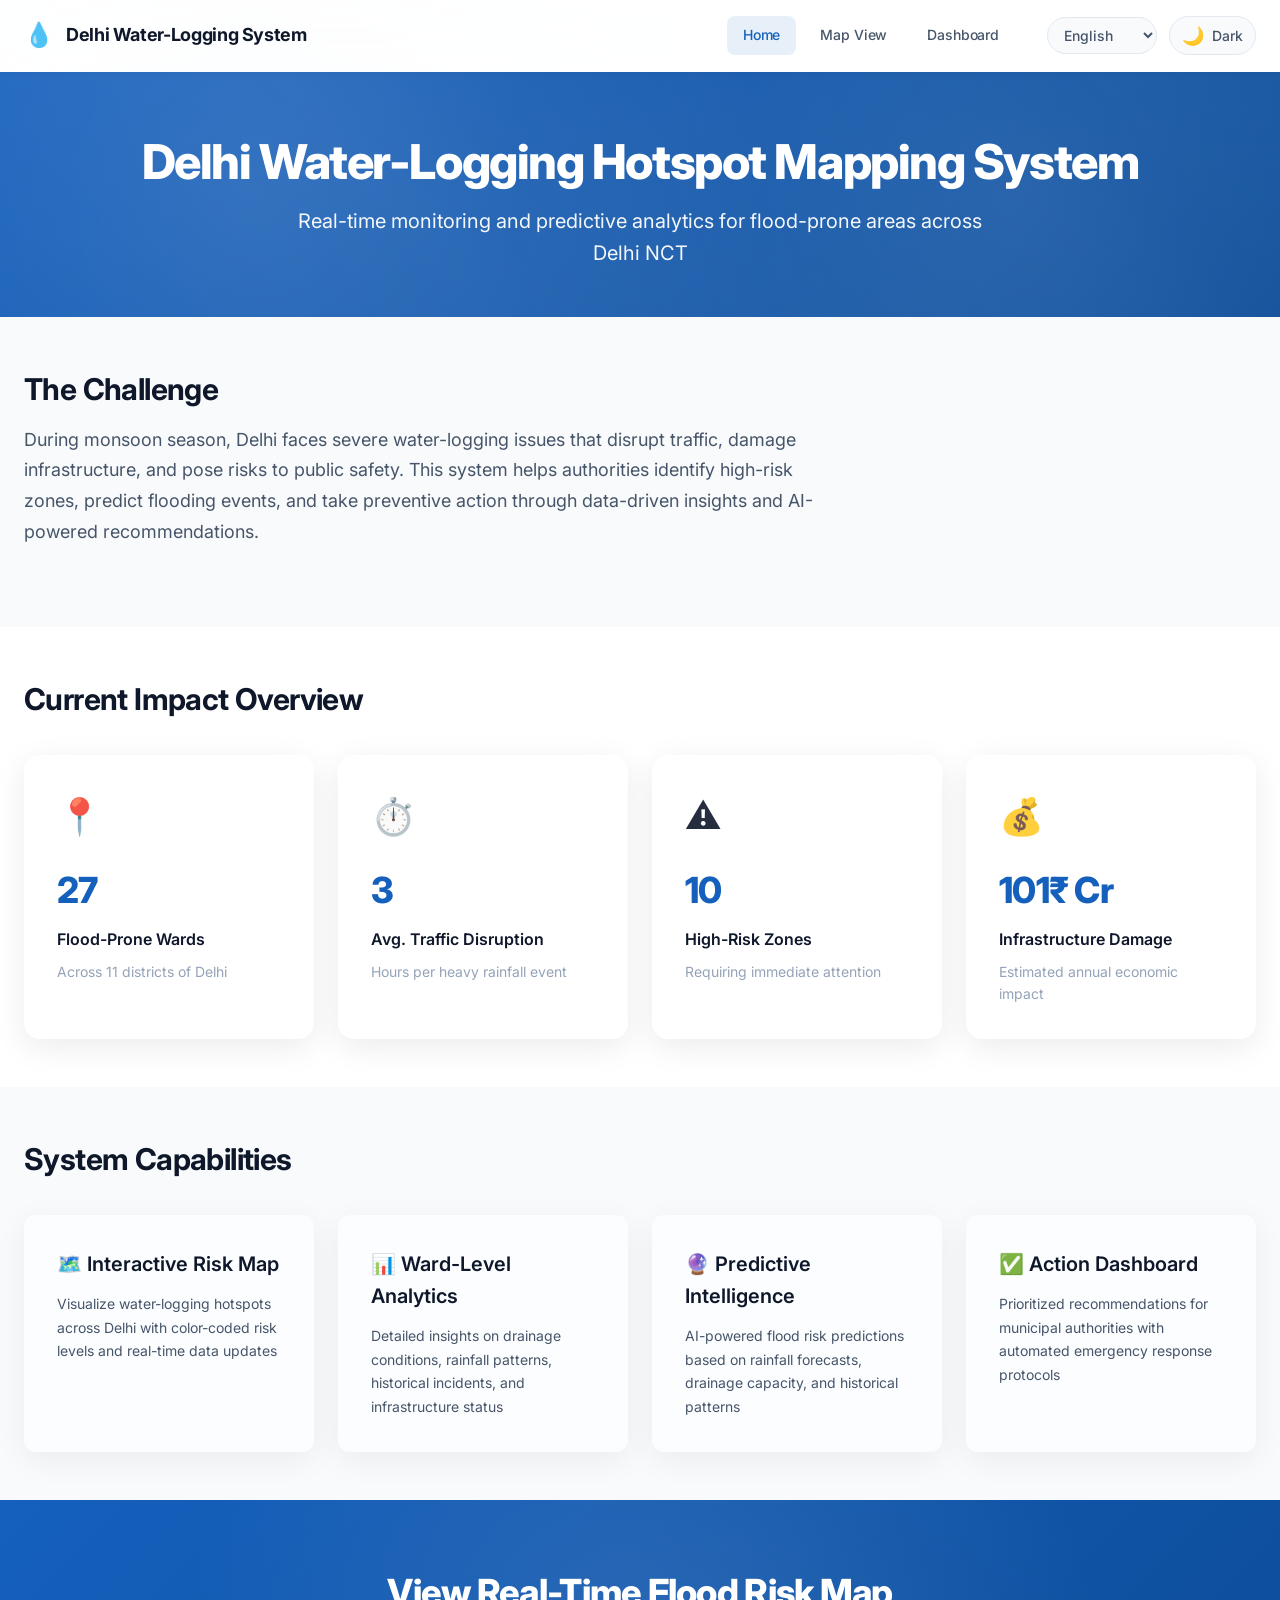
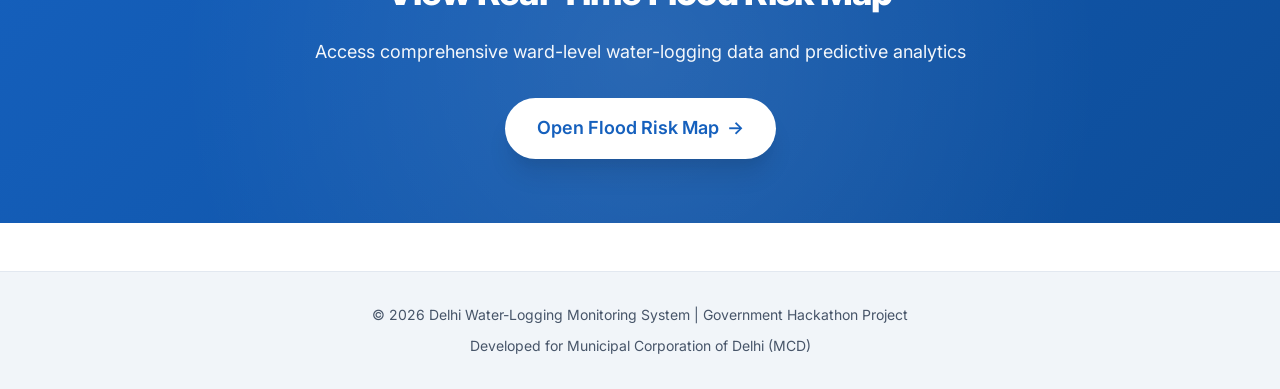
<file: index.html>
<!DOCTYPE html>
<html lang="en">
<head>
    <meta charset="UTF-8">
    <meta name="viewport" content="width=device-width, initial-scale=1.0">
    <title>Delhi Water-Logging Hotspot Mapping System</title>
    <link rel="stylesheet" href="styles.css">
</head>
<body>
    <!-- Navigation Bar with Theme Toggle -->
    <nav class="navbar">
        <div class="container">
            <div class="nav-brand">
                <span class="nav-logo">💧</span>
                <h2>Delhi Water-Logging System</h2>
            </div>
            <div class="nav-content">
                <div class="nav-links">
                    <a href="index.html" class="active" data-i18n="nav.home">Home</a>
                    <a href="map.html" data-i18n="nav.map">Map View</a>
                    <a href="authority.html" data-i18n="nav.dashboard">Dashboard</a>
                </div>
                <div class="nav-controls">
                    <select class="language-selector" id="language-selector" onchange="changeLanguage(this.value)">
                        <option value="en">English</option>
                        <option value="hi">Hindi</option>
                        <option value="pa">Punjabi</option>
                        <option value="ur">Urdu</option>
                    </select>
                    <button class="theme-toggle" onclick="toggleTheme()" id="theme-toggle">
                        <span class="icon" id="theme-icon">🌙</span>
                        <span id="theme-text" data-i18n="theme.dark">Dark</span>
                    </button>
                </div>
            </div>
        </div>
    </nav>

    <!-- Hero Section -->
    <section class="hero">
        <div class="container">
            <h1 data-i18n="hero.title">Delhi Water-Logging Hotspot Mapping System</h1>
            <p class="subtitle" data-i18n="hero.subtitle">Real-time monitoring and predictive analytics for flood-prone areas across Delhi NCT</p>
        </div>
    </section>

    <!-- Problem Statement -->
    <section class="section problem-section">
        <div class="container">
            <div class="section-header">
                <h2 class="section-title" data-i18n="problem.title">The Challenge</h2>
                <p class="section-description" data-i18n="problem.description">
                    During monsoon season, Delhi faces severe water-logging issues that disrupt traffic, 
                    damage infrastructure, and pose risks to public safety. This system helps authorities 
                    identify high-risk zones, predict flooding events, and take preventive action through 
                    data-driven insights and AI-powered recommendations.
                </p>
            </div>
        </div>
    </section>

    <!-- Impact Statistics - Bento Grid -->
    <section class="section stats-section">
        <div class="container">
            <div class="section-header">
                <h2 class="section-title" data-i18n="stats.title">Current Impact Overview</h2>
            </div>
            <div class="stats-grid">
                <!-- Stat Card 1 -->
                <div class="stat-card">
                    <div class="stat-icon">📍</div>
                    <div class="stat-number">47</div>
                    <div class="stat-label">Flood-Prone Wards</div>
                    <div class="stat-description">Across 11 districts of Delhi</div>
                </div>

                <!-- Stat Card 2 -->
                <div class="stat-card">
                    <div class="stat-icon">⏱️</div>
                    <div class="stat-number">6.5</div>
                    <div class="stat-label">Avg. Traffic Disruption</div>
                    <div class="stat-description">Hours per heavy rainfall event</div>
                </div>

                <!-- Stat Card 3 -->
                <div class="stat-card">
                    <div class="stat-icon">⚠️</div>
                    <div class="stat-number">23</div>
                    <div class="stat-label">High-Risk Zones</div>
                    <div class="stat-description">Requiring immediate attention</div>
                </div>

                <!-- Stat Card 4 -->
                <div class="stat-card">
                    <div class="stat-icon">💰</div>
                    <div class="stat-number">₹245 Cr</div>
                    <div class="stat-label">Infrastructure Damage</div>
                    <div class="stat-description">Estimated annual economic impact</div>
                </div>
            </div>
        </div>
    </section>

    <!-- Key Features -->
    <section class="section features-section">
        <div class="container">
            <div class="section-header">
                <h2 class="section-title" data-i18n="features.title">System Capabilities</h2>
            </div>
            <div class="features-grid">
                <div class="feature-card">
                    <h3>🗺️ Interactive Risk Map</h3>
                    <p>Visualize water-logging hotspots across Delhi with color-coded risk levels and real-time data updates</p>
                </div>
                <div class="feature-card">
                    <h3>📊 Ward-Level Analytics</h3>
                    <p>Detailed insights on drainage conditions, rainfall patterns, historical incidents, and infrastructure status</p>
                </div>
                <div class="feature-card">
                    <h3>🔮 Predictive Intelligence</h3>
                    <p>AI-powered flood risk predictions based on rainfall forecasts, drainage capacity, and historical patterns</p>
                </div>
                <div class="feature-card">
                    <h3>✅ Action Dashboard</h3>
                    <p>Prioritized recommendations for municipal authorities with automated emergency response protocols</p>
                </div>
            </div>
        </div>
    </section>

    <!-- Call to Action -->
    <section class="cta-section">
        <div class="container">
            <h2 data-i18n="cta.title">View Real-Time Flood Risk Map</h2>
            <p data-i18n="cta.description">Access comprehensive ward-level water-logging data and predictive analytics</p>
            <a href="map.html" class="cta-button">
                <span data-i18n="cta.button">Open Flood Risk Map</span>
                <span>→</span>
            </a>
        </div>
    </section>

    <!-- Footer -->
    <footer>
        <div class="container">
            <p>&copy; 2026 Delhi Water-Logging Monitoring System | Government Hackathon Project</p>
            <p>Developed for Municipal Corporation of Delhi (MCD)</p>
        </div>
    </footer>

    <!-- Scripts -->
    <script src="translations.js"></script>
    <script src="data.js"></script>
    <script src="script.js"></script>
</body>
</html>
</file>
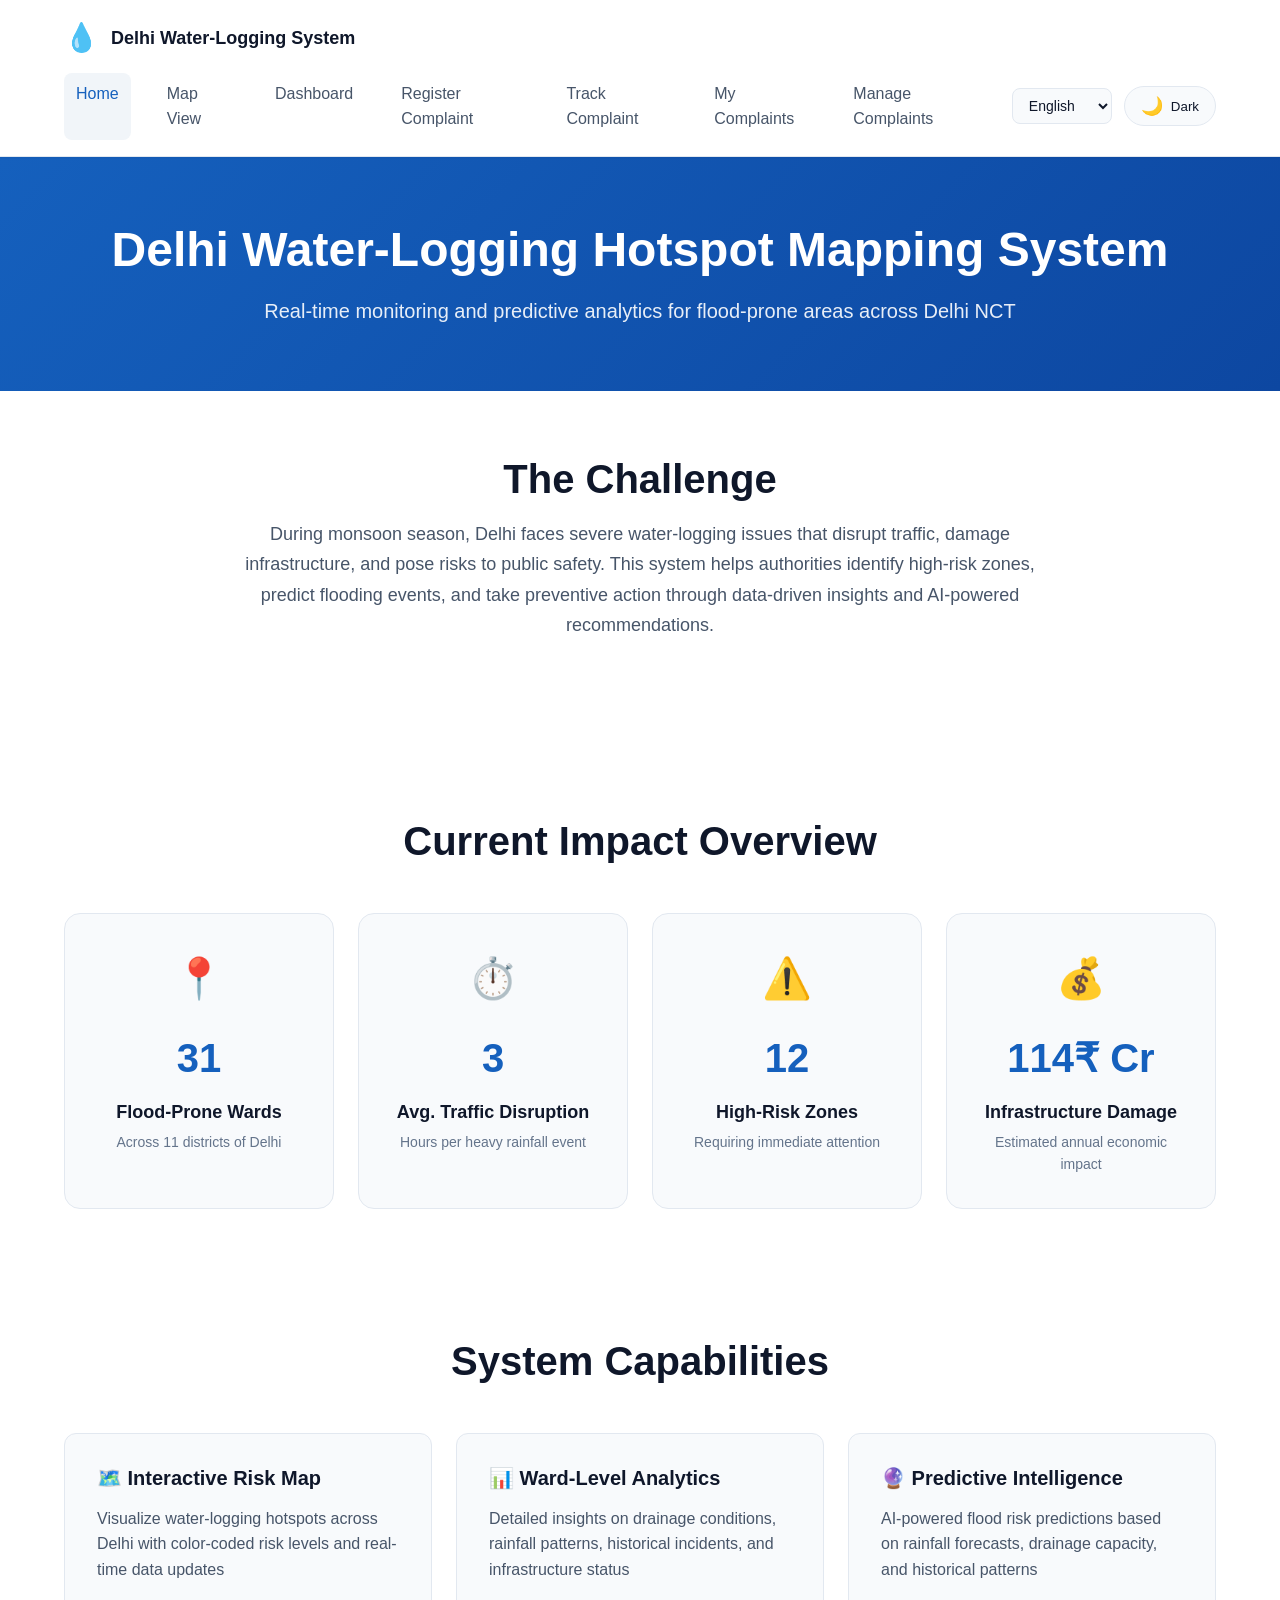
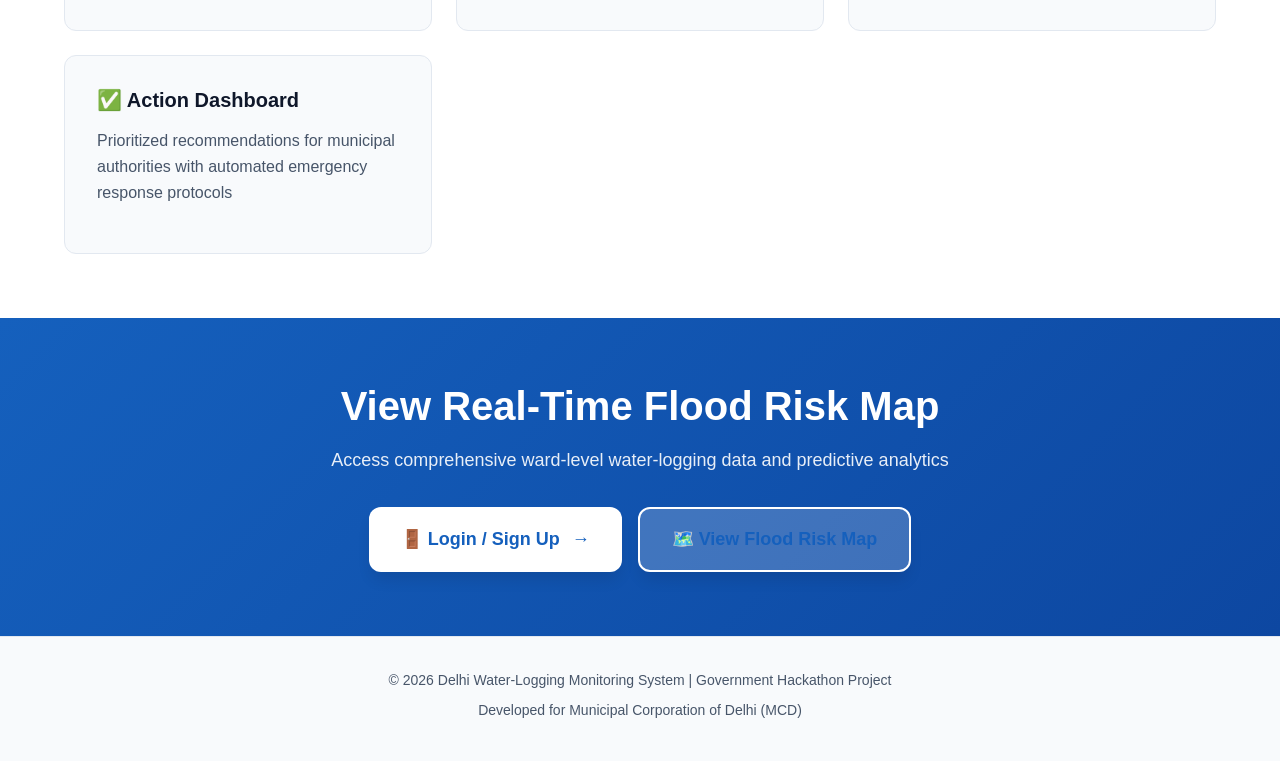
<file: Hackathon_Website/Hack4delhi/index.html>
<!DOCTYPE html>
<html lang="en">
<head>
    <meta charset="UTF-8">
    <meta name="viewport" content="width=device-width, initial-scale=1.0">
    <title>Delhi Water-Logging Hotspot Mapping System</title>
    <link rel="stylesheet" href="styles.css">
</head>
<body>
    <!-- Navigation Bar with Theme Toggle -->
    <nav class="navbar">
        <div class="container">
            <div class="nav-brand">
                <span class="nav-logo">💧</span>
                <h2>Delhi Water-Logging System</h2>
            </div>
            <button class="hamburger" aria-label="Toggle menu">
                <span></span>
                <span></span>
                <span></span>
            </button>
            <div class="nav-content">
                <div class="nav-links">
                    <a href="index.html" class="active" data-i18n="nav.home">Home</a>
                    <a href="map.html" data-i18n="nav.map">Map View</a>
                    <a href="authority.html" data-i18n="nav.dashboard">Dashboard</a>
                    <a href="complaint.html" data-i18n="nav.complaint">Register Complaint</a>
                    <a href="track.html" data-i18n="nav.track">Track Complaint</a>
                    <a href="my-complaints.html" data-i18n="nav.myComplaints">My Complaints</a>
                    <a href="admin-complaints.html" data-i18n="nav.adminComplaints">Manage Complaints</a>
                </div>
                <div class="nav-controls">
                    <select class="language-selector" id="language-selector" onchange="changeLanguage(this.value)">
                        <option value="en">English</option>
                        <option value="hi">Hindi</option>
                        <option value="pa">Punjabi</option>
                        <option value="ur">Urdu</option>
                    </select>
                    <button class="theme-toggle" onclick="toggleTheme()" id="theme-toggle">
                        <span class="icon" id="theme-icon">🌙</span>
                        <span id="theme-text" data-i18n="theme.dark">Dark</span>
                    </button>
                </div>
            </div>
        </div>
    </nav>

    <!-- Hero Section -->
    <section class="hero">
        <div class="container">
            <h1 data-i18n="hero.title">Delhi Water-Logging Hotspot Mapping System</h1>
            <p class="subtitle" data-i18n="hero.subtitle">Real-time monitoring and predictive analytics for flood-prone areas across Delhi NCT</p>
        </div>
    </section>

    <!-- Problem Statement -->
    <section class="section problem-section">
        <div class="container">
            <div class="section-header">
                <h2 class="section-title" data-i18n="problem.title">The Challenge</h2>
                <p class="section-description" data-i18n="problem.description">
                    During monsoon season, Delhi faces severe water-logging issues that disrupt traffic, 
                    damage infrastructure, and pose risks to public safety. This system helps authorities 
                    identify high-risk zones, predict flooding events, and take preventive action through 
                    data-driven insights and AI-powered recommendations.
                </p>
            </div>
        </div>
    </section>

    <!-- Impact Statistics - Bento Grid -->
    <section class="section stats-section">
        <div class="container">
            <div class="section-header">
                <h2 class="section-title" data-i18n="stats.title">Current Impact Overview</h2>
            </div>
            <div class="stats-grid">
                <!-- Stat Card 1 -->
                <div class="stat-card">
                    <div class="stat-icon">📍</div>
                    <div class="stat-number">47</div>
                    <div class="stat-label">Flood-Prone Wards</div>
                    <div class="stat-description">Across 11 districts of Delhi</div>
                </div>

                <!-- Stat Card 2 -->
                <div class="stat-card">
                    <div class="stat-icon">⏱️</div>
                    <div class="stat-number">6.5</div>
                    <div class="stat-label">Avg. Traffic Disruption</div>
                    <div class="stat-description">Hours per heavy rainfall event</div>
                </div>

                <!-- Stat Card 3 -->
                <div class="stat-card">
                    <div class="stat-icon">⚠️</div>
                    <div class="stat-number">23</div>
                    <div class="stat-label">High-Risk Zones</div>
                    <div class="stat-description">Requiring immediate attention</div>
                </div>

                <!-- Stat Card 4 -->
                <div class="stat-card">
                    <div class="stat-icon">💰</div>
                    <div class="stat-number">₹245 Cr</div>
                    <div class="stat-label">Infrastructure Damage</div>
                    <div class="stat-description">Estimated annual economic impact</div>
                </div>
            </div>
        </div>
    </section>

    <!-- Key Features -->
    <section class="section features-section">
        <div class="container">
            <div class="section-header">
                <h2 class="section-title" data-i18n="features.title">System Capabilities</h2>
            </div>
            <div class="features-grid">
                <div class="feature-card">
                    <h3>🗺️ Interactive Risk Map</h3>
                    <p>Visualize water-logging hotspots across Delhi with color-coded risk levels and real-time data updates</p>
                </div>
                <div class="feature-card">
                    <h3>📊 Ward-Level Analytics</h3>
                    <p>Detailed insights on drainage conditions, rainfall patterns, historical incidents, and infrastructure status</p>
                </div>
                <div class="feature-card">
                    <h3>🔮 Predictive Intelligence</h3>
                    <p>AI-powered flood risk predictions based on rainfall forecasts, drainage capacity, and historical patterns</p>
                </div>
                <div class="feature-card">
                    <h3>✅ Action Dashboard</h3>
                    <p>Prioritized recommendations for municipal authorities with automated emergency response protocols</p>
                </div>
            </div>
        </div>
    </section>

    <!-- Call to Action -->
    <section class="cta-section">
        <div class="container">
            <h2 data-i18n="cta.title">Access Civic Portal</h2>
            <p data-i18n="cta.description">Login to register complaints, track status, and access flood risk management tools</p>
            <div style="display: flex; gap: 1rem; justify-content: center; flex-wrap: wrap; margin-top: 2rem;">
                <a href="portal.html" class="cta-button">
                    <span>🚪 Login / Sign Up</span>
                    <span>→</span>
                </a>
                <a href="map.html" class="cta-button" style="background: rgba(255,255,255,0.2); border: 2px solid white;">
                    <span>🗺️ View Flood Risk Map</span>
                </a>
            </div>
        </div>
    </section>

    <!-- Footer -->
    <footer>
        <div class="container">
            <p>&copy; 2026 Delhi Water-Logging Monitoring System | Government Hackathon Project</p>
            <p>Developed for Municipal Corporation of Delhi (MCD)</p>
        </div>
    </footer>

    <!-- Scripts -->
    <script src="translation.js"></script>
    <script src="data.js"></script>
    <script src="script.js"></script>
    <script src="auth.js"></script>
    <script>
        // Redirect already logged-in users to their dashboard
        document.addEventListener('DOMContentLoaded', function() {
            const session = SessionManager.getSession();
            if (session) {
                if (session.role === 'admin') {
                    window.location.href = 'admin-home.html';
                } else if (session.role === 'citizen') {
                    window.location.href = 'citizen-home.html';
                }
            }
        });
    </script>
</body>
</html>
</file>
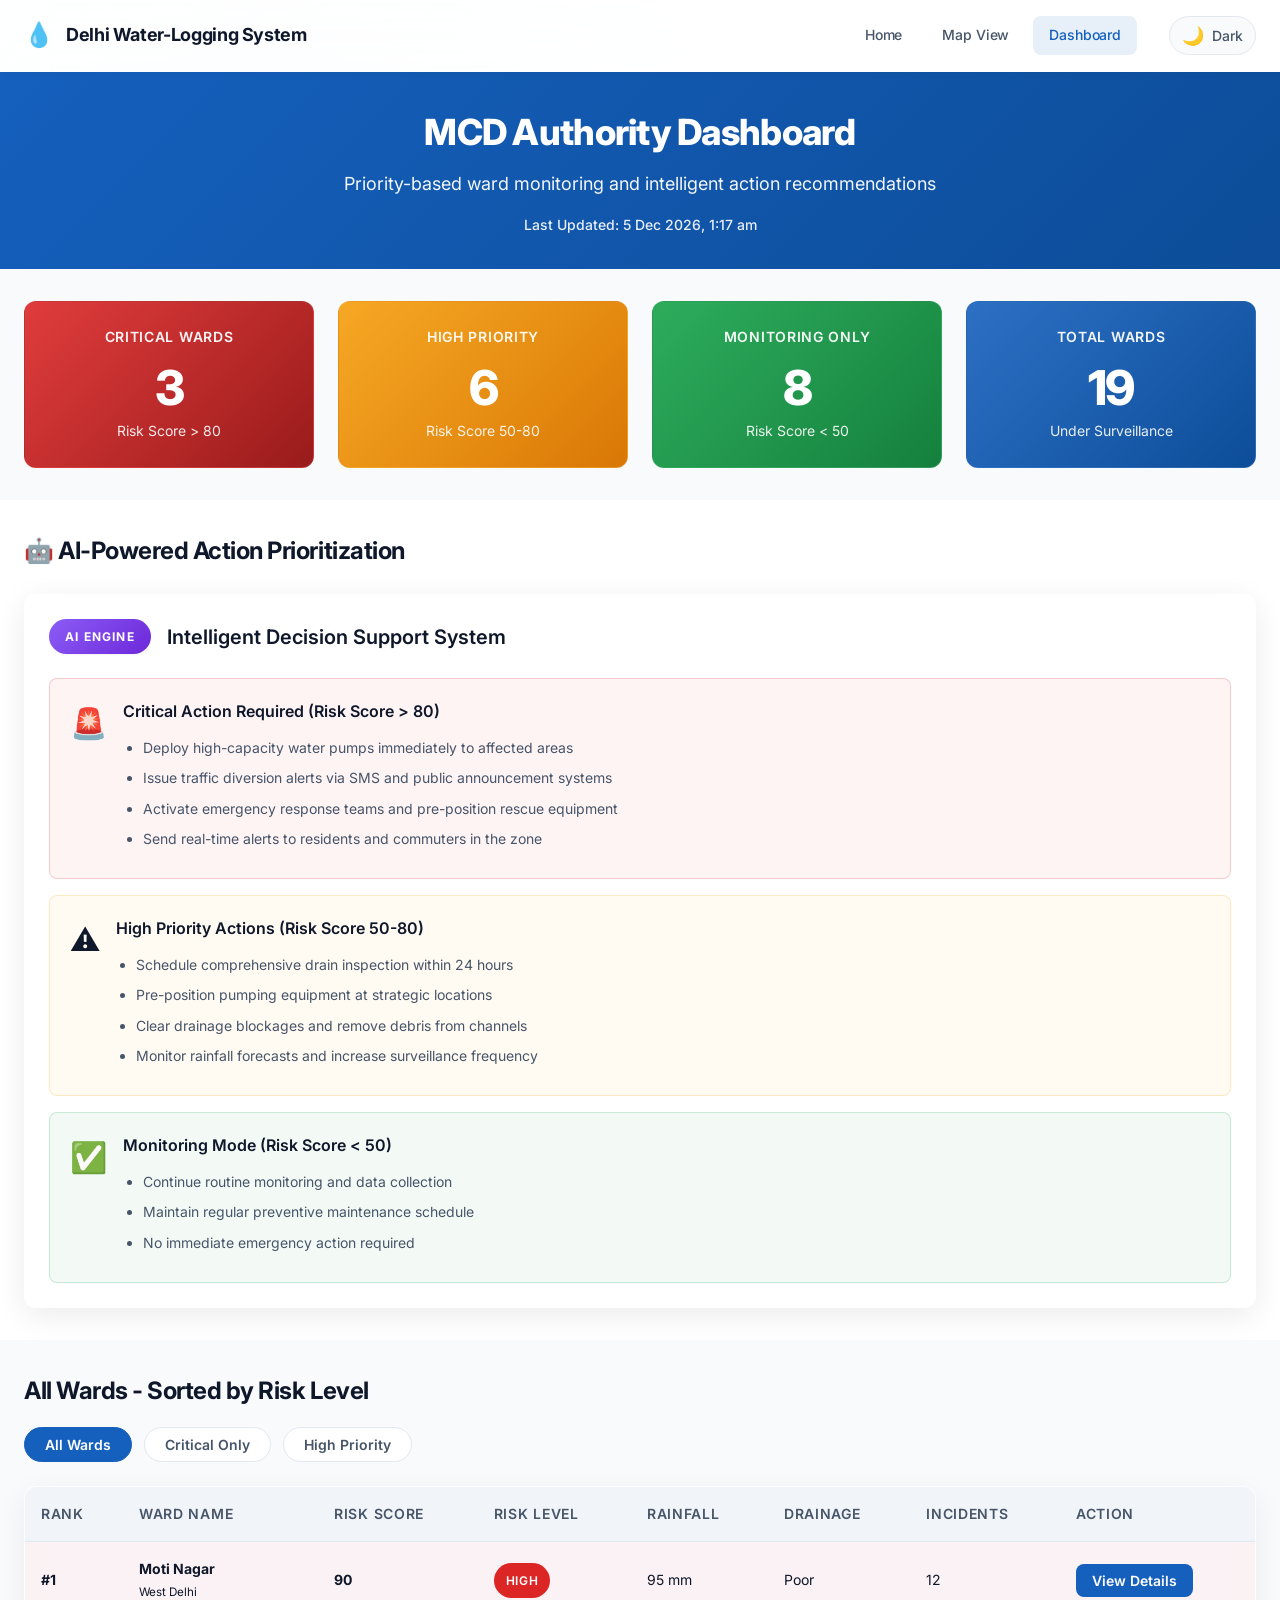
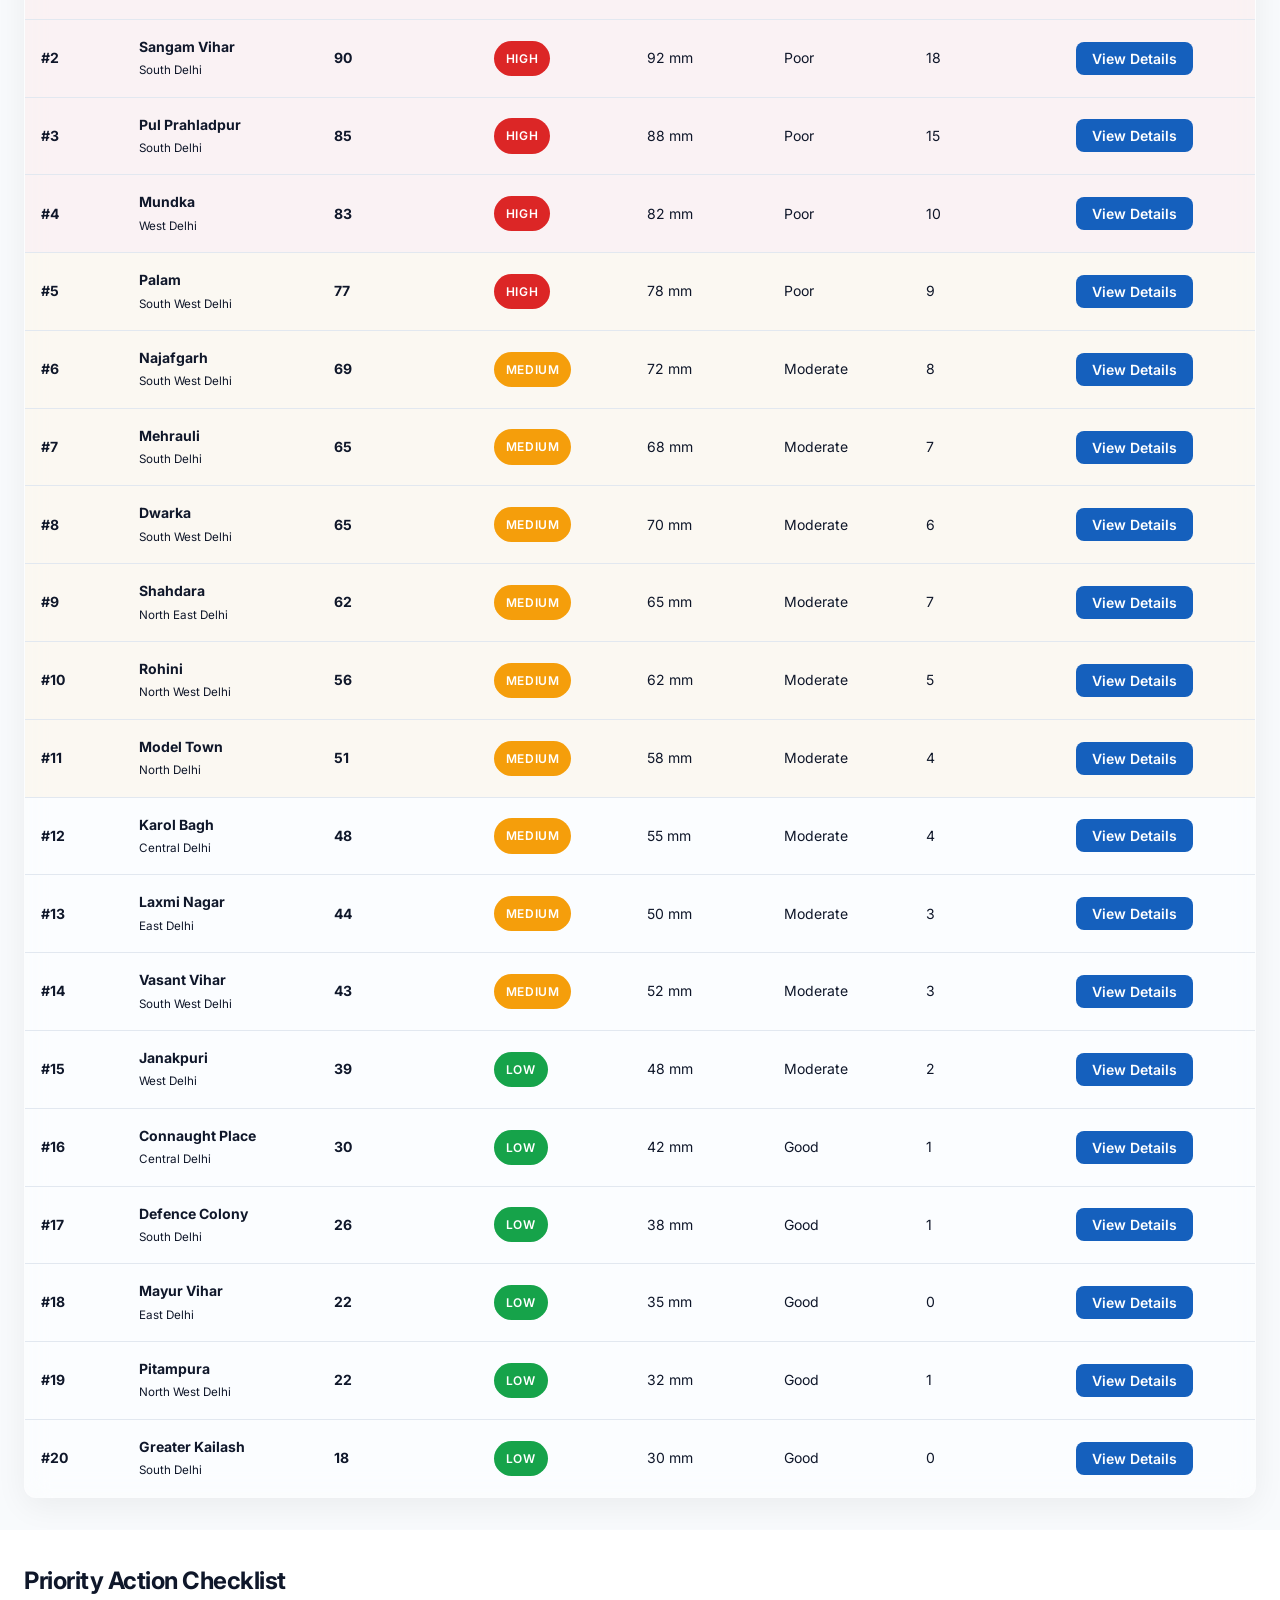
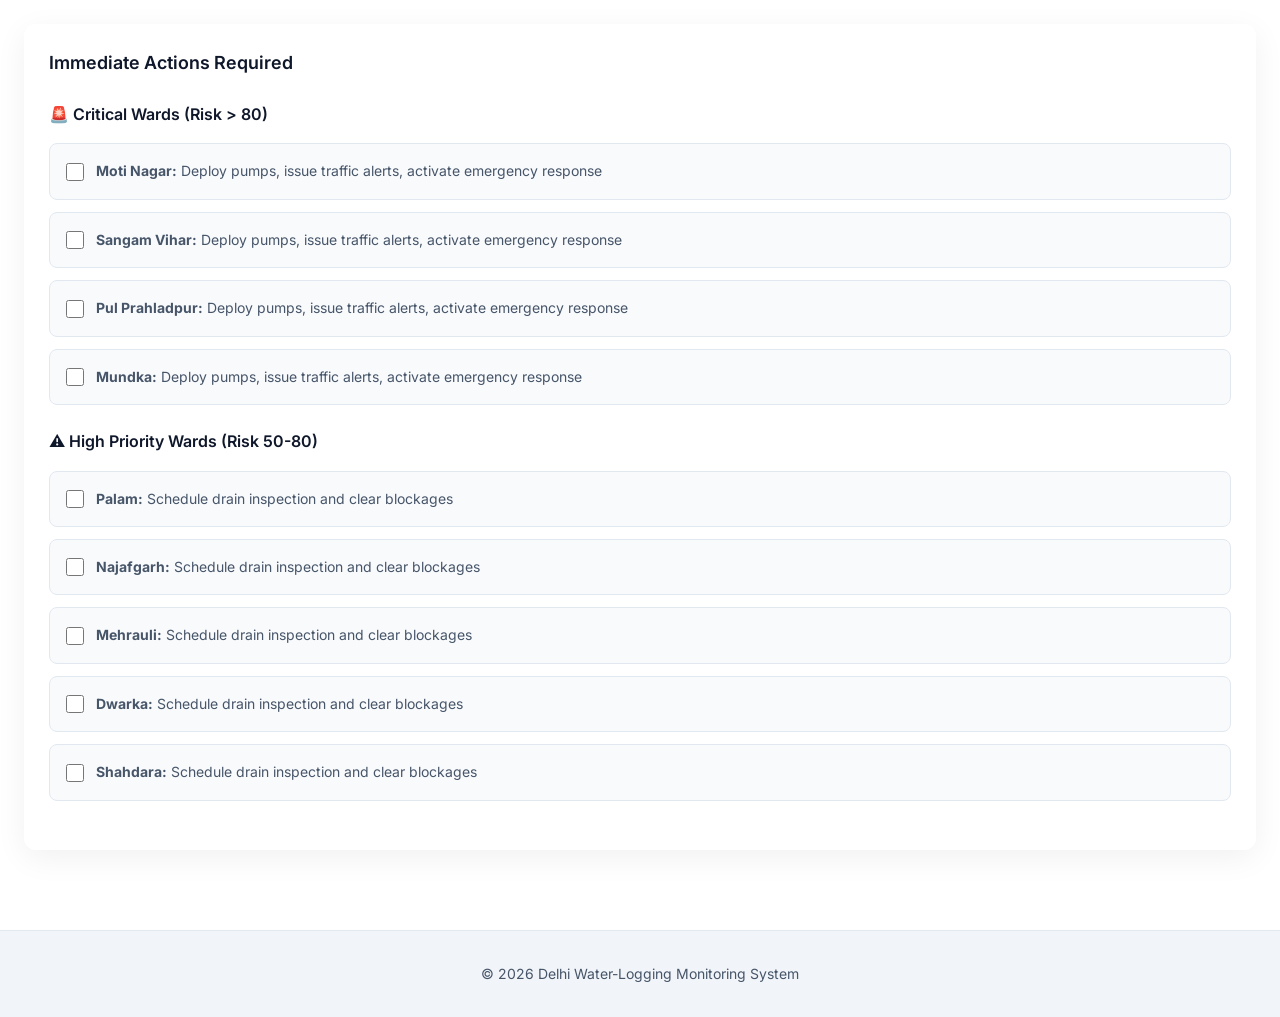
<file: authority.html>
<!DOCTYPE html>
<html lang="en">
<head>
    <meta charset="UTF-8">
    <meta name="viewport" content="width=device-width, initial-scale=1.0">
    <title>Authority Dashboard - Delhi Water-Logging System</title>
    <link rel="stylesheet" href="styles.css">
</head>
<body>
    <!-- Navigation Bar -->
    <nav class="navbar">
        <div class="container">
            <div class="nav-brand">
                <span class="nav-logo">💧</span>
                <h2>Delhi Water-Logging System</h2>
            </div>
            <div class="nav-content">
                <div class="nav-links">
                    <a href="index.html">Home</a>
                    <a href="map.html">Map View</a>
                    <a href="authority.html" class="active">Dashboard</a>
                </div>
                <button class="theme-toggle" onclick="toggleTheme()" id="theme-toggle">
                    <span class="icon" id="theme-icon">🌙</span>
                    <span id="theme-text">Dark</span>
                </button>
            </div>
        </div>
    </nav>

    <!-- Dashboard Header -->
    <section class="dashboard-header">
        <div class="container">
            <h1>MCD Authority Dashboard</h1>
            <p>Priority-based ward monitoring and intelligent action recommendations</p>
            <div class="last-updated">Last Updated: <span id="current-time"></span></div>
        </div>
    </section>

    <!-- Summary Cards - Key Metrics -->
    <section class="summary-section">
        <div class="container">
            <div class="summary-grid">
                <div class="summary-card critical">
                    <h3>Critical Wards</h3>
                    <div class="summary-number" id="critical-count">--</div>
                    <p>Risk Score > 80</p>
                </div>
                <div class="summary-card warning">
                    <h3>High Priority</h3>
                    <div class="summary-number" id="high-priority-count">--</div>
                    <p>Risk Score 50-80</p>
                </div>
                <div class="summary-card stable">
                    <h3>Monitoring Only</h3>
                    <div class="summary-number" id="monitoring-count">--</div>
                    <p>Risk Score < 50</p>
                </div>
                <div class="summary-card info">
                    <h3>Total Wards</h3>
                    <div class="summary-number" id="total-wards">--</div>
                    <p>Under Surveillance</p>
                </div>
            </div>
        </div>
    </section>

    <!-- AI-Based Recommendations -->
    <section class="ai-recommendations-section">
        <div class="container">
            <h2>🤖 AI-Powered Action Prioritization</h2>
            <div class="ai-card">
                <div class="ai-header">
                    <span class="ai-badge">AI ENGINE</span>
                    <h3>Intelligent Decision Support System</h3>
                </div>
                <div class="recommendation-rules">
                    <!-- Critical Rule -->
                    <div class="rule-item critical-rule">
                        <div class="rule-icon">🚨</div>
                        <div class="rule-content">
                            <h4>Critical Action Required (Risk Score > 80)</h4>
                            <ul>
                                <li>Deploy high-capacity water pumps immediately to affected areas</li>
                                <li>Issue traffic diversion alerts via SMS and public announcement systems</li>
                                <li>Activate emergency response teams and pre-position rescue equipment</li>
                                <li>Send real-time alerts to residents and commuters in the zone</li>
                            </ul>
                        </div>
                    </div>
                    
                    <!-- Warning Rule -->
                    <div class="rule-item warning-rule">
                        <div class="rule-icon">⚠️</div>
                        <div class="rule-content">
                            <h4>High Priority Actions (Risk Score 50-80)</h4>
                            <ul>
                                <li>Schedule comprehensive drain inspection within 24 hours</li>
                                <li>Pre-position pumping equipment at strategic locations</li>
                                <li>Clear drainage blockages and remove debris from channels</li>
                                <li>Monitor rainfall forecasts and increase surveillance frequency</li>
                            </ul>
                        </div>
                    </div>
                    
                    <!-- Stable Rule -->
                    <div class="rule-item stable-rule">
                        <div class="rule-icon">✅</div>
                        <div class="rule-content">
                            <h4>Monitoring Mode (Risk Score < 50)</h4>
                            <ul>
                                <li>Continue routine monitoring and data collection</li>
                                <li>Maintain regular preventive maintenance schedule</li>
                                <li>No immediate emergency action required</li>
                            </ul>
                        </div>
                    </div>
                </div>
            </div>
        </div>
    </section>

    <!-- Wards Data Table -->
    <section class="wards-table-section">
        <div class="container">
            <h2>All Wards - Sorted by Risk Level</h2>
            <div class="table-controls">
                <button class="filter-btn active" onclick="filterTable('all')">All Wards</button>
                <button class="filter-btn" onclick="filterTable('critical')">Critical Only</button>
                <button class="filter-btn" onclick="filterTable('high')">High Priority</button>
            </div>
            <div class="table-container">
                <table class="wards-table" id="wards-table">
                    <thead>
                        <tr>
                            <th>Rank</th>
                            <th>Ward Name</th>
                            <th>Risk Score</th>
                            <th>Risk Level</th>
                            <th>Rainfall</th>
                            <th>Drainage</th>
                            <th>Incidents</th>
                            <th>Action</th>
                        </tr>
                    </thead>
                    <tbody id="wards-table-body">
                        <!-- Generated dynamically -->
                    </tbody>
                </table>
            </div>
        </div>
    </section>

    <!-- Priority Action Checklist -->
    <section class="checklist-section">
        <div class="container">
            <h2>Priority Action Checklist</h2>
            <div class="checklist-card">
                <div id="action-checklist">
                    <!-- Generated dynamically -->
                </div>
            </div>
        </div>
    </section>

    <!-- Footer -->
    <footer>
        <div class="container">
            <p>&copy; 2026 Delhi Water-Logging Monitoring System</p>
        </div>
    </footer>

    <!-- Load Data and Scripts -->
    <script src="data.js"></script>
    <script src="script.js"></script>
    <script>
        // Initialize dashboard when page loads
        window.addEventListener('DOMContentLoaded', function() {
            initializeTheme();
            initializeDashboard();
        });
    </script>
</body>
</html>
</file>
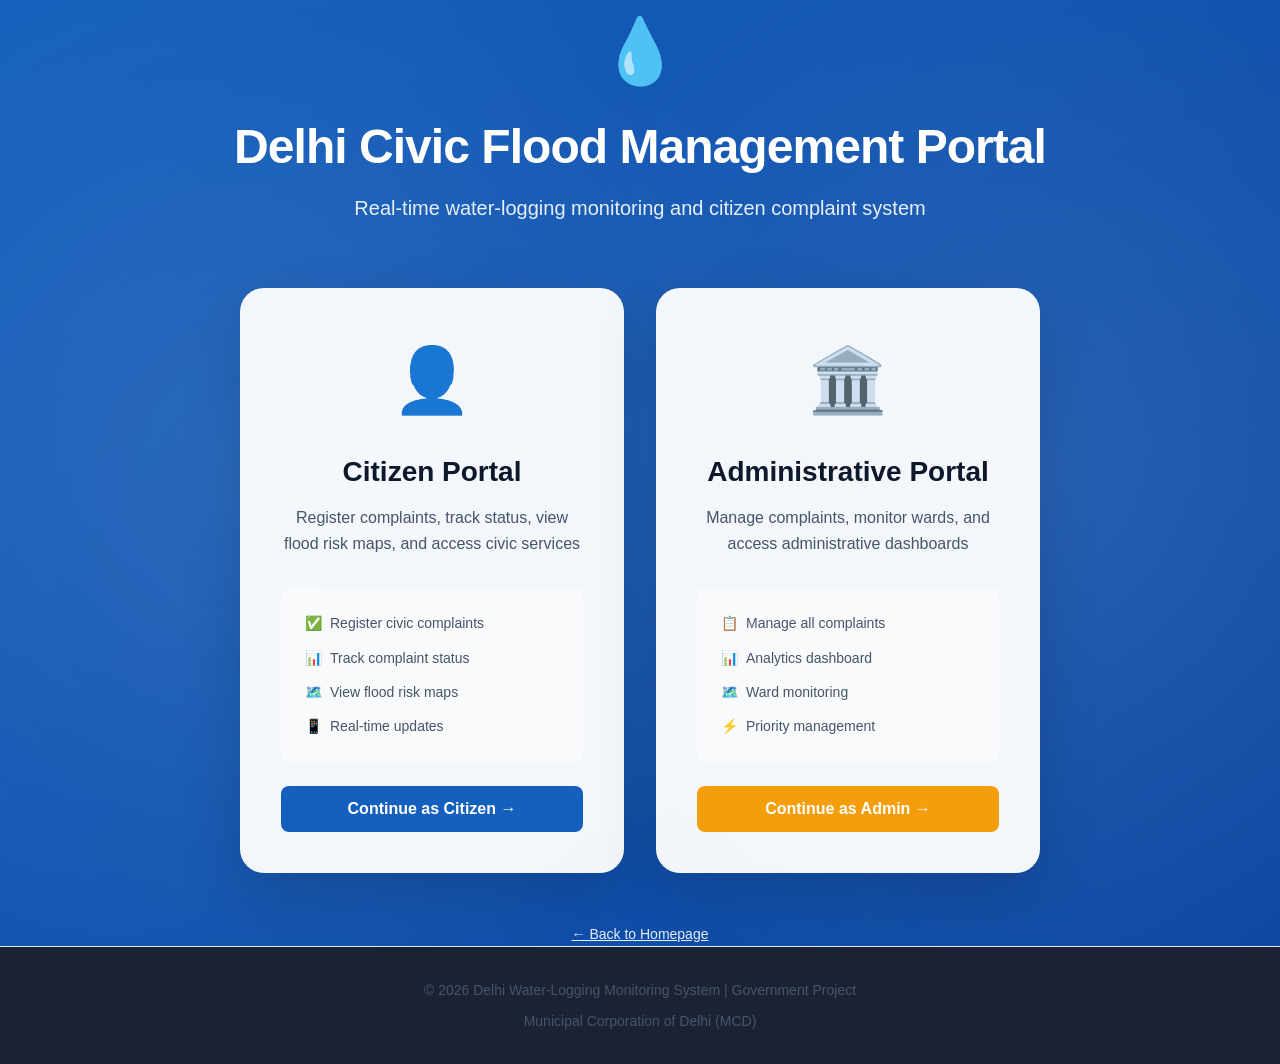
<file: Hackathon_Website/Hack4delhi/admin-complaints.html>
<!DOCTYPE html>
<html lang="en">
<head>
    <meta charset="UTF-8">
    <meta name="viewport" content="width=device-width, initial-scale=1.0">
    <title>Admin - Manage Complaints - Delhi Water-Logging System</title>
    <link rel="stylesheet" href="styles.css">
</head>
<body>
    <!-- Navigation Bar -->
    <nav class="navbar" id="main-navbar">
        <!-- Navigation will be dynamically loaded based on role -->
    </nav>

    <!-- Page Header -->
    <section class="dashboard-header">
        <div class="container">
            <h1>🔧 Authority Complaint Management</h1>
            <p>Review, update, and manage citizen complaints</p>
            <div class="last-updated">Last Updated: <span id="current-time"></span></div>
        </div>
    </section>

    <!-- Stats Section -->
    <section class="summary-section">
        <div class="container">
            <div class="summary-grid">
                <div class="summary-card warning">
                    <h3>Pending Verification</h3>
                    <div class="summary-number" id="pending-count">0</div>
                </div>
                <div class="summary-card info">
                    <h3>Verified</h3>
                    <div class="summary-number" id="verified-count">0</div>
                </div>
                <div class="summary-card info">
                    <h3>In Progress</h3>
                    <div class="summary-number" id="progress-count">0</div>
                </div>
                <div class="summary-card stable">
                    <h3>Resolved</h3>
                    <div class="summary-number" id="resolved-count">0</div>
                </div>
                <div class="summary-card critical">
                    <h3>Escalated</h3>
                    <div class="summary-number" id="escalated-count">0</div>
                </div>
                <div class="summary-card">
                    <h3>Total Complaints</h3>
                    <div class="summary-number" id="total-count">0</div>
                </div>
            </div>
        </div>
    </section>

    <!-- Filters & Search -->
    <section class="section" style="padding-top: 0;">
        <div class="container">
            <div class="search-filters">
                <input 
                    type="text" 
                    id="search-input" 
                    class="search-input" 
                    placeholder="🔍 Search by ID, citizen name, phone, or address..."
                    oninput="filterComplaints()"
                >
                
                <div style="display: grid; grid-template-columns: repeat(auto-fit, minmax(200px, 1fr)); gap: 1rem; margin-top: 1rem;">
                    <div class="form-group" style="margin: 0;">
                        <label class="form-label">Status Filter</label>
                        <select id="status-filter" class="form-select" onchange="filterComplaints()">
                            <option value="">All Statuses</option>
                            <option value="Pending Verification">Pending Verification</option>
                            <option value="Verified">Verified</option>
                            <option value="In Progress">In Progress</option>
                            <option value="Resolved">Resolved</option>
                            <option value="Rejected">Rejected</option>
                        </select>
                    </div>

                    <div class="form-group" style="margin: 0;">
                        <label class="form-label">Severity Filter</label>
                        <select id="severity-filter" class="form-select" onchange="filterComplaints()">
                            <option value="">All Severities</option>
                            <option value="High">High</option>
                            <option value="Medium">Medium</option>
                            <option value="Low">Low</option>
                        </select>
                    </div>

                    <div class="form-group" style="margin: 0;">
                        <label class="form-label">Category Filter</label>
                        <select id="category-filter" class="form-select" onchange="filterComplaints()">
                            <option value="">All Categories</option>
                        </select>
                    </div>

                    <div class="form-group" style="margin: 0;">
                        <label class="form-label">Escalated Only</label>
                        <select id="escalated-filter" class="form-select" onchange="filterComplaints()">
                            <option value="">All</option>
                            <option value="true">Escalated Only</option>
                        </select>
                    </div>
                </div>
            </div>

            <!-- Table -->
            <div class="table-container" style="margin-top: 2rem;">
                <table class="wards-table">
                    <thead>
                        <tr>
                            <th>ID</th>
                            <th>Ward</th>
                            <th>Category</th>
                            <th>Severity</th>
                            <th>Created</th>
                            <th>Status</th>
                            <th>Escalated</th>
                            <th>Actions</th>
                        </tr>
                    </thead>
                    <tbody id="complaints-table-body">
                        <!-- Loaded dynamically -->
                    </tbody>
                </table>
            </div>

            <!-- Empty State -->
            <div id="empty-state" class="empty-state hidden">
                <div class="empty-icon">📭</div>
                <h3 class="empty-title">No Complaints Found</h3>
                <p class="empty-message">No complaints match your filter criteria</p>
            </div>
        </div>
    </section>

    <!-- Detail & Action Modal -->
    <div id="detail-modal" class="modal-overlay">
        <div class="modal" style="max-width: 900px;">
            <div class="modal-header">
                <h3 class="modal-title" id="modal-title">Complaint Management</h3>
                <button class="modal-close" onclick="closeModal()">&times;</button>
            </div>
            <div class="modal-body" id="modal-content">
                <!-- Content loaded dynamically -->
            </div>
            <div class="modal-footer" id="modal-footer">
                <!-- Actions loaded dynamically -->
            </div>
        </div>
    </div>

    <!-- Footer -->
    <footer>
        <div class="container">
            <p>&copy; 2026 Delhi Water-Logging Monitoring System</p>
        </div>
    </footer>

    <!-- Scripts -->
    <script src="data.js"></script>
    <script src="script.js"></script>
    <script src="auth.js"></script>
    <script src="complaints.js"></script>
    <script>
        let allComplaints = [];
        let filteredComplaints = [];
        let currentComplaint = null;

        document.addEventListener('DOMContentLoaded', function() {
            initializeRoleBasedNavigation('admin-complaints');
            initializeTheme();
            updateCurrentTime();
            setInterval(updateCurrentTime, 60000);
            
            populateFilters();
            loadComplaints();
        });

        function populateFilters() {
            const categoryFilter = document.getElementById('category-filter');
            COMPLAINT_CATEGORIES.forEach(cat => {
                const option = document.createElement('option');
                option.value = cat;
                option.textContent = cat;
                categoryFilter.appendChild(option);
            });
        }

        function loadComplaints() {
            allComplaints = getComplaints();
            filteredComplaints = allComplaints;
            
            updateStats();
            displayComplaints();
        }

        function updateStats() {
            const stats = getComplaintStats();
            
            document.getElementById('pending-count').textContent = stats.pending;
            document.getElementById('verified-count').textContent = stats.verified;
            document.getElementById('progress-count').textContent = stats.inProgress;
            document.getElementById('resolved-count').textContent = stats.resolved;
            document.getElementById('escalated-count').textContent = stats.escalated;
            document.getElementById('total-count').textContent = stats.total;
        }

        function filterComplaints() {
            const searchTerm = document.getElementById('search-input').value.toLowerCase();
            const statusFilter = document.getElementById('status-filter').value;
            const severityFilter = document.getElementById('severity-filter').value;
            const categoryFilter = document.getElementById('category-filter').value;
            const escalatedFilter = document.getElementById('escalated-filter').value;
            
            filteredComplaints = allComplaints.filter(c => {
                const matchesSearch = 
                    c.id.toLowerCase().includes(searchTerm) ||
                    c.citizen.name.toLowerCase().includes(searchTerm) ||
                    c.citizen.phone.includes(searchTerm) ||
                    c.address.toLowerCase().includes(searchTerm) ||
                    c.ward.toLowerCase().includes(searchTerm);
                
                const matchesStatus = !statusFilter || c.status === statusFilter;
                const matchesSeverity = !severityFilter || c.severity === severityFilter;
                const matchesCategory = !categoryFilter || c.category === categoryFilter;
                const matchesEscalated = !escalatedFilter || c.escalated === (escalatedFilter === 'true');
                
                return matchesSearch && matchesStatus && matchesSeverity && matchesCategory && matchesEscalated;
            });
            
            displayComplaints();
        }

        function displayComplaints() {
            const tbody = document.getElementById('complaints-table-body');
            const emptyState = document.getElementById('empty-state');
            
            if (filteredComplaints.length === 0) {
                tbody.innerHTML = '';
                emptyState.classList.remove('hidden');
                return;
            }
            
            emptyState.classList.add('hidden');
            
            // Sort by priority: Escalated > High Severity > Recent
            const sorted = [...filteredComplaints].sort((a, b) => {
                if (a.escalated !== b.escalated) return b.escalated ? 1 : -1;
                
                const severityOrder = { 'High': 3, 'Medium': 2, 'Low': 1 };
                if (a.severity !== b.severity) {
                    return severityOrder[b.severity] - severityOrder[a.severity];
                }
                
                return new Date(b.createdAt) - new Date(a.createdAt);
            });
            
            tbody.innerHTML = sorted.map(c => `
                <tr style="${c.escalated ? 'background-color: rgba(220, 38, 38, 0.05);' : ''}">
                    <td><strong>${c.id}</strong></td>
                    <td>${c.ward}<br><small>${c.zone}</small></td>
                    <td>${c.category}</td>
                    <td><span class="badge badge-${c.severity.toLowerCase()}">${c.severity}</span></td>
                    <td>${formatDateShort(c.createdAt)}</td>
                    <td><span class="badge badge-${c.status.toLowerCase().replace(/\s+/g, '-')}">${c.status}</span></td>
                    <td>${c.escalated ? '<span class="badge badge-danger">Yes</span>' : '-'}</td>
                    <td>
                        <button class="btn btn-primary" style="font-size: 0.75rem; padding: 0.25rem 0.75rem;" onclick='viewComplaint(${JSON.stringify(c.id)})'>
                            Manage
                        </button>
                    </td>
                </tr>
            `).join('');
        }

        function viewComplaint(complaintId) {
            currentComplaint = getComplaint(complaintId);
            if (!currentComplaint) return;
            
            const modalContent = document.getElementById('modal-content');
            const modalFooter = document.getElementById('modal-footer');
            
            modalContent.innerHTML = `
                <!-- Citizen & Location Info -->
                <div style="display: grid; grid-template-columns: 1fr 1fr; gap: 1.5rem; margin-bottom: 2rem;">
                    <div style="padding: 1rem; background: var(--bg-secondary); border-radius: var(--radius-md);">
                        <h4 style="margin-bottom: 1rem;">👤 Citizen Information</h4>
                        <div style="display: grid; gap: 0.5rem;">
                            <div><strong>Name:</strong> ${currentComplaint.citizen.name}</div>
                            <div><strong>Phone:</strong> ${currentComplaint.citizen.phone}</div>
                            ${currentComplaint.citizen.email ? `<div><strong>Email:</strong> ${currentComplaint.citizen.email}</div>` : ''}
                        </div>
                    </div>

                    <div style="padding: 1rem; background: var(--bg-secondary); border-radius: var(--radius-md);">
                        <h4 style="margin-bottom: 1rem;">📍 Location Details</h4>
                        <div style="display: grid; gap: 0.5rem;">
                            <div><strong>Ward:</strong> ${currentComplaint.ward}</div>
                            <div><strong>Zone:</strong> ${currentComplaint.zone}</div>
                            ${currentComplaint.lat && currentComplaint.lng ? `
                                <div>
                                    <a href="https://www.google.com/maps?q=${currentComplaint.lat},${currentComplaint.lng}" target="_blank" class="btn btn-secondary" style="font-size: 0.875rem; padding: 0.25rem 0.75rem;">
                                        📍 Open in Maps
                                    </a>
                                </div>
                            ` : ''}
                        </div>
                    </div>
                </div>

                <!-- Status & Metadata -->
                <div style="display: grid; grid-template-columns: repeat(auto-fit, minmax(150px, 1fr)); gap: 1rem; margin-bottom: 2rem;">
                    <div style="padding: 1rem; background: var(--bg-secondary); border-radius: var(--radius-md);">
                        <div style="font-size: 0.875rem; color: var(--text-secondary); margin-bottom: 0.5rem;">Category</div>
                        <strong>${currentComplaint.category}</strong>
                    </div>
                    <div style="padding: 1rem; background: var(--bg-secondary); border-radius: var(--radius-md);">
                        <div style="font-size: 0.875rem; color: var(--text-secondary); margin-bottom: 0.5rem;">Severity</div>
                        <span class="badge badge-${currentComplaint.severity.toLowerCase()}">${currentComplaint.severity}</span>
                    </div>
                    <div style="padding: 1rem; background: var(--bg-secondary); border-radius: var(--radius-md);">
                        <div style="font-size: 0.875rem; color: var(--text-secondary); margin-bottom: 0.5rem;">Status</div>
                        <span class="badge badge-${currentComplaint.status.toLowerCase().replace(/\s+/g, '-')}">${currentComplaint.status}</span>
                    </div>
                    <div style="padding: 1rem; background: var(--bg-secondary); border-radius: var(--radius-md);">
                        <div style="font-size: 0.875rem; color: var(--text-secondary); margin-bottom: 0.5rem;">Escalated</div>
                        ${currentComplaint.escalated ? '<span class="badge badge-danger">Yes</span>' : '<span>No</span>'}
                    </div>
                    ${currentComplaint.department ? `
                        <div style="padding: 1rem; background: var(--bg-secondary); border-radius: var(--radius-md);">
                            <div style="font-size: 0.875rem; color: var(--text-secondary); margin-bottom: 0.5rem;">Department</div>
                            <strong>${currentComplaint.department}</strong>
                        </div>
                    ` : ''}
                </div>

                <!-- Address & Description -->
                <div style="margin-bottom: 2rem;">
                    <div style="margin-bottom: 1rem;">
                        <strong>Address:</strong>
                        <p style="margin-top: 0.5rem; color: var(--text-secondary);">${currentComplaint.address}</p>
                    </div>
                    <div>
                        <strong>Problem Description:</strong>
                        <p style="margin-top: 0.5rem; color: var(--text-secondary);">${currentComplaint.description}</p>
                    </div>
                </div>

                <!-- Photo -->
                ${currentComplaint.photoBase64 ? `
                    <div style="margin-bottom: 2rem;">
                        <h4 style="margin-bottom: 1rem;">📷 Photo Evidence</h4>
                        <img src="${currentComplaint.photoBase64}" alt="Complaint photo" style="max-width: 100%; border-radius: var(--radius-md); box-shadow: var(--shadow-md);">
                    </div>
                ` : ''}

                <!-- Timeline -->
                <div style="margin-bottom: 2rem;">
                    <h4 style="margin-bottom: 1rem;">📅 Status Timeline</h4>
                    <div class="timeline">
                        ${currentComplaint.timeline.map(t => `
                            <div class="timeline-item">
                                <div class="timeline-marker ${t.status}">
                                    ${t.status === 'completed' ? '✓' : t.status === 'current' ? '●' : '○'}
                                </div>
                                <div class="timeline-content">
                                    <div class="timeline-title">${t.step}</div>
                                    ${t.date ? `<div class="timeline-date">${formatDate(t.date)}</div>` : ''}
                                </div>
                            </div>
                        `).join('')}
                    </div>
                </div>

                <!-- Update Form -->
                <div style="padding: 1.5rem; background: var(--bg-secondary); border-radius: var(--radius-md);">
                    <h4 style="margin-bottom: 1rem;">🔧 Update Complaint</h4>
                    
                    <div class="form-group">
                        <label class="form-label">Update Status</label>
                        <select id="update-status" class="form-select">
                            <option value="">-- Select Action --</option>
                            ${currentComplaint.status === 'Pending Verification' ? `
                                <option value="Verified">Verify Complaint</option>
                                <option value="Rejected">Reject Complaint</option>
                            ` : ''}
                            ${currentComplaint.status === 'Verified' ? `
                                <option value="In Progress">Mark In Progress</option>
                            ` : ''}
                            ${currentComplaint.status === 'In Progress' ? `
                                <option value="Resolved">Mark Resolved</option>
                            ` : ''}
                        </select>
                    </div>

                    ${currentComplaint.status === 'Pending Verification' || !currentComplaint.department ? `
                        <div class="form-group">
                            <label class="form-label">Assign Department</label>
                            <select id="update-department" class="form-select">
                                <option value="">Select Department</option>
                                <option value="MCD">MCD - Municipal Corporation</option>
                                <option value="PWD">PWD - Public Works Department</option>
                                <option value="DJB">DJB - Delhi Jal Board</option>
                            </select>
                        </div>
                    ` : ''}

                    <div class="form-group">
                        <label class="form-label">Officer Comment</label>
                        <textarea id="update-comment" class="form-textarea" rows="3" placeholder="Add comment or update for citizen...">${currentComplaint.officerComment || ''}</textarea>
                    </div>

                    ${!currentComplaint.eta ? `
                        <div class="form-group">
                            <label class="form-label">Expected Resolution Date</label>
                            <input type="date" id="update-eta" class="form-input" min="${new Date().toISOString().split('T')[0]}">
                        </div>
                    ` : `
                        <div class="form-group">
                            <label class="form-label">Current ETA</label>
                            <input type="text" class="form-input" value="${currentComplaint.eta}" readonly>
                        </div>
                    `}
                </div>
            `;
            
            modalFooter.innerHTML = `
                <button class="btn btn-secondary" onclick="closeModal()">Close</button>
                <button class="btn btn-primary" onclick="updateComplaintData()">💾 Save Updates</button>
            `;
            
            document.getElementById('modal-title').textContent = currentComplaint.id;
            document.getElementById('detail-modal').classList.add('active');
        }

        function updateComplaintData() {
            const status = document.getElementById('update-status').value;
            const comment = document.getElementById('update-comment').value;
            const departmentEl = document.getElementById('update-department');
            const etaEl = document.getElementById('update-eta');
            
            const department = departmentEl ? departmentEl.value : null;
            const eta = etaEl ? etaEl.value : null;
            
            if (!status && !comment && !department && !eta) {
                showToast('Please make at least one update', 'error');
                return;
            }
            
            let updated = currentComplaint;
            
            if (status) {
                updated = updateComplaintStatus(
                    currentComplaint.id,
                    status,
                    comment,
                    eta,
                    department
                );
            } else {
                // Update only comment/eta/department without status change
                updated = updateComplaint(currentComplaint.id, {
                    officerComment: comment || currentComplaint.officerComment,
                    eta: eta || currentComplaint.eta,
                    department: department || currentComplaint.department
                });
            }
            
            if (updated) {
                showToast('Complaint updated successfully', 'success');
                simulateNotification(updated, 'status_update');
                closeModal();
                loadComplaints();
            } else {
                showToast('Failed to update complaint', 'error');
            }
        }

        function closeModal() {
            document.getElementById('detail-modal').classList.remove('active');
            currentComplaint = null;
        }

        function initializeRoleBasedNavigation(activePage) {
            const session = SessionManager.getSession();
            const navbar = document.getElementById('main-navbar');
            
            if (!session) {
                window.location.href = 'portal.html';
                return;
            }

            if (session.role === 'admin') {
                navbar.innerHTML = `
                    <div class="container">
                        <div class="nav-brand">
                            <span class="nav-logo">💧</span>
                            <h2>Delhi Water-Logging System - Admin</h2>
                        </div>
                        <div class="nav-content">
                            <div class="nav-links">
                                <a href="admin-home.html">Admin Home</a>
                                <a href="map.html">🗺️ Flood Map</a>
                                <a href="complaint.html">📝 Register Complaint</a>
                                <a href="track.html">🔍 Track Complaint</a>
                                <a href="my-complaints.html">📋 All Complaints</a>
                                <a href="admin-complaints.html" class="${activePage === 'admin-complaints' ? 'active' : ''}">⚡ Manage Complaints</a>
                                <a href="authority.html">🏛️ Authority Dashboard</a>
                            </div>
                            <div class="nav-controls">
                                <div style="display: flex; align-items: center; gap: 0.5rem; padding: 0.5rem 1rem; background: var(--bg-secondary); border-radius: var(--radius-full); border: 1px solid var(--border-color);">
                                    <span style="font-size: 1rem;">🏛️</span>
                                    <span style="font-size: 0.875rem; font-weight: 600; color: var(--text-primary);">${session.username || 'Admin'}</span>
                                </div>
                                <button class="theme-toggle" onclick="toggleTheme()" id="theme-toggle">
                                    <span class="icon" id="theme-icon">🌙</span>
                                    <span id="theme-text">Dark</span>
                                </button>
                                <button class="btn btn-danger" onclick="logout()" style="padding: 0.5rem 1rem; font-size: 0.875rem;">
                                    🚪 Logout
                                </button>
                            </div>
                        </div>
                    </div>
                `;
            } else {
                // Citizens should not access this page - redirect
                window.location.href = 'citizen-home.html';
            }
        }
    </script>
</body>
</html>
</file>
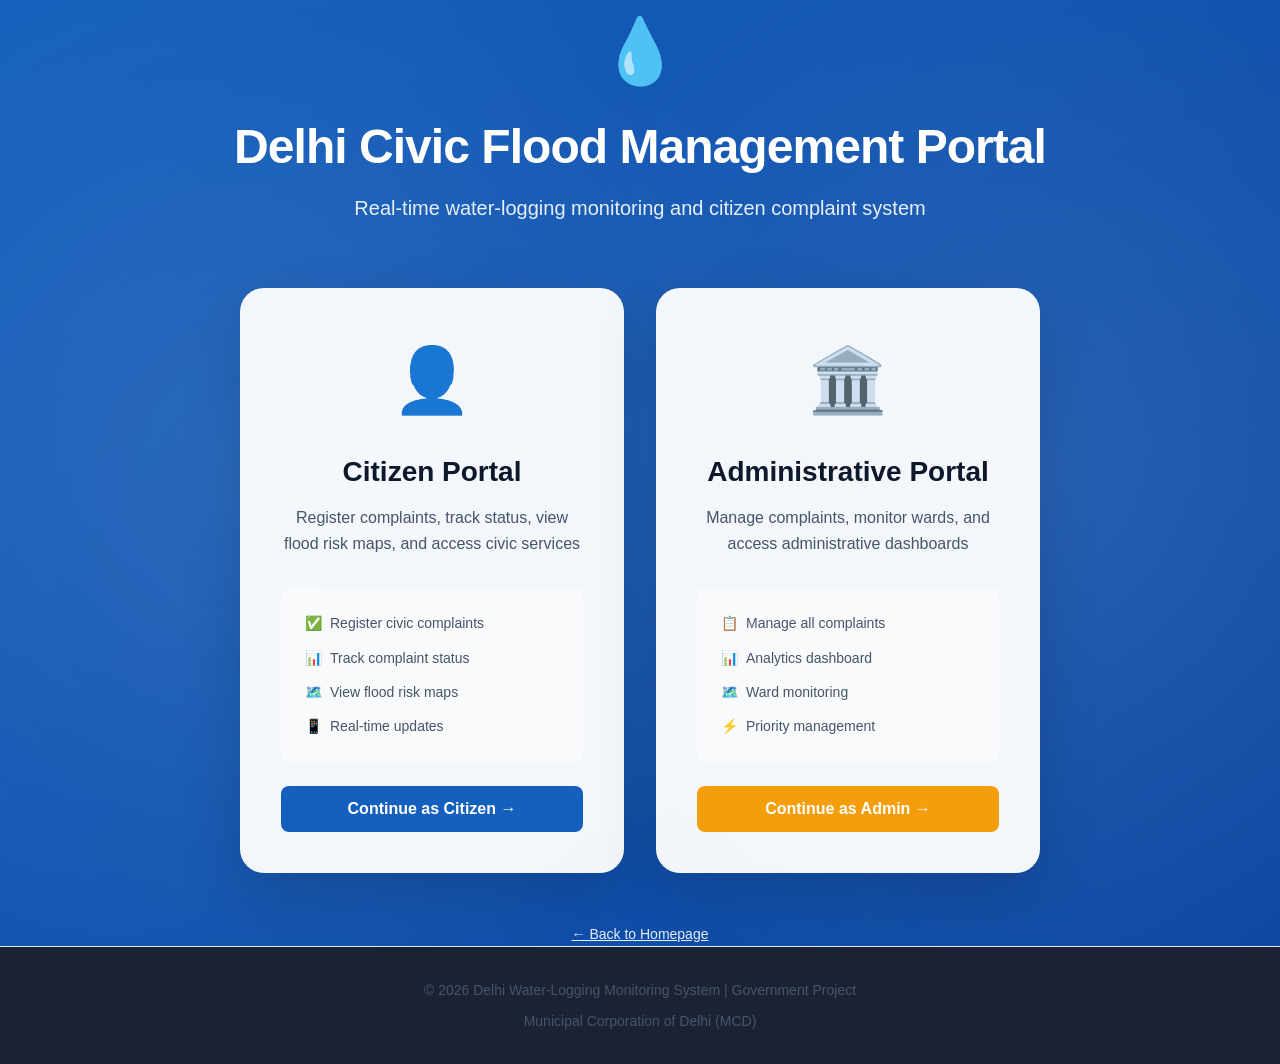
<file: Hackathon_Website/Hack4delhi/admin-home.html>
<!DOCTYPE html>
<html lang="en">
<head>
    <meta charset="UTF-8">
    <meta name="viewport" content="width=device-width, initial-scale=1.0">
    <title>Admin Dashboard - Delhi Water-Logging System</title>
    <link rel="stylesheet" href="styles.css">
</head>
<body>
    <!-- Navigation Bar -->
    <nav class="navbar">
        <div class="container">
            <div class="nav-brand">
                <span class="nav-logo">💧</span>
                <h2>Delhi Water-Logging System - Admin</h2>
            </div>
            <button class="hamburger" aria-label="Toggle menu">
                <span></span>
                <span></span>
                <span></span>
            </button>
            <div class="nav-content">
                <div class="nav-links">
                    <a href="admin-home.html" class="active">Admin Home</a>
                    
                    <!-- Citizen Tools Dropdown -->
                    <div class="dropdown">
                        <a href="#" class="dropdown-toggle">Citizen Tools ▾</a>
                        <div class="dropdown-menu">
                            <a href="map.html">🗺️ Flood Risk Map</a>
                            <a href="complaint.html">📝 Register Complaint</a>
                            <a href="track.html">🔍 Track Complaint</a>
                            <a href="my-complaints.html">📋 My Complaints</a>
                        </div>
                    </div>
                    
                    <!-- Admin Tools Dropdown -->
                    <div class="dropdown">
                        <a href="#" class="dropdown-toggle">Admin Tools ▾</a>
                        <div class="dropdown-menu">
                            <a href="admin-complaints.html">📊 Complaints Overview</a>
                            <a href="authority.html">🏛️ Authority Dashboard</a>
                        </div>
                    </div>
                </div>
                <div class="nav-controls">
                    <div style="display: flex; align-items: center; gap: 0.5rem; padding: 0.5rem 1rem; background: var(--bg-secondary); border-radius: var(--radius-full); border: 1px solid var(--border-color);">
                        <span style="font-size: 1rem;">🏛️</span>
                        <span id="admin-name" style="font-size: 0.875rem; font-weight: 600; color: var(--text-primary);">Administrator</span>
                    </div>
                    <button class="theme-toggle" onclick="toggleTheme()" id="theme-toggle">
                        <span class="icon" id="theme-icon">🌙</span>
                        <span id="theme-text">Dark</span>
                    </button>
                    <button class="btn btn-danger" onclick="logout()" style="padding: 0.5rem 1rem; font-size: 0.875rem;">
                        🚪 Logout
                    </button>
                </div>
            </div>
        </div>
    </nav>

    <!-- Hero Section -->
    <section class="dashboard-header">
        <div class="container">
            <h1>🏛️ Administrative Dashboard</h1>
            <p>Comprehensive complaint management and ward monitoring system</p>
            <div class="last-updated">Last updated: <span id="current-time"></span></div>
        </div>
    </section>

    <!-- Summary Statistics -->
    <section class="summary-section">
        <div class="container">
            <div class="summary-grid">
                <div class="summary-card critical">
                    <h3>Total Complaints</h3>
                    <div class="summary-number" id="total-complaints">0</div>
                    <p>All registered</p>
                </div>
                <div class="summary-card warning">
                    <h3>Pending Review</h3>
                    <div class="summary-number" id="pending-complaints">0</div>
                    <p>Requires action</p>
                </div>
                <div class="summary-card info">
                    <h3>In Progress</h3>
                    <div class="summary-number" id="progress-complaints">0</div>
                    <p>Being resolved</p>
                </div>
                <div class="summary-card stable">
                    <h3>Resolved</h3>
                    <div class="summary-number" id="resolved-complaints">0</div>
                    <p>Completed</p>
                </div>
            </div>
        </div>
    </section>

    <!-- Main Dashboard Content -->
    <section class="section">
        <div class="container">
            <h2 class="section-title" style="margin-bottom: 2rem;">Dashboard Overview</h2>
            
            <!-- Quick Access Cards -->
            <div style="display: grid; grid-template-columns: repeat(auto-fit, minmax(300px, 1fr)); gap: 2rem; margin-bottom: 3rem;">
                <!-- Citizen Dashboard Access -->
                <div class="feature-card" style="background: linear-gradient(135deg, rgba(21, 96, 189, 0.1) 0%, rgba(21, 96, 189, 0.05) 100%); border: 2px solid var(--primary-blue);">
                    <h3 style="color: var(--primary-blue);">👤 Citizen Dashboard</h3>
                    <p style="margin-bottom: 1.5rem;">Access all citizen tools including flood risk maps, complaint registration, and tracking</p>
                    <div style="display: flex; flex-direction: column; gap: 0.5rem;">
                        <a href="map.html" class="btn btn-secondary" style="width: 100%;">🗺️ Flood Risk Map</a>
                        <a href="complaint.html" class="btn btn-secondary" style="width: 100%;">📝 Register Complaint</a>
                        <a href="track.html" class="btn btn-secondary" style="width: 100%;">🔍 Track Complaint</a>
                        <a href="my-complaints.html" class="btn btn-secondary" style="width: 100%;">📋 My Complaints</a>
                    </div>
                </div>

                <!-- Admin Dashboard 1: Complaints Overview -->
                <div class="feature-card" style="background: linear-gradient(135deg, rgba(245, 158, 11, 0.1) 0%, rgba(245, 158, 11, 0.05) 100%); border: 2px solid var(--warning-orange);">
                    <h3 style="color: var(--warning-orange);">📊 Complaints Overview</h3>
                    <p style="margin-bottom: 1.5rem;">View and manage all complaints with advanced filtering and search capabilities</p>
                    <div style="background: var(--bg-secondary); padding: 1rem; border-radius: var(--radius-md); margin-bottom: 1rem; font-size: 0.875rem;">
                        <div style="display: flex; justify-content: space-between; margin-bottom: 0.5rem;">
                            <span>High Priority:</span>
                            <strong id="high-priority-count">0</strong>
                        </div>
                        <div style="display: flex; justify-content: space-between; margin-bottom: 0.5rem;">
                            <span>Escalated:</span>
                            <strong id="escalated-count">0</strong>
                        </div>
                        <div style="display: flex; justify-content: space-between;">
                            <span>Avg. Resolution:</span>
                            <strong>3-5 days</strong>
                        </div>
                    </div>
                    <a href="admin-complaints.html" class="btn btn-warning" style="width: 100%;">View All Complaints →</a>
                </div>

                <!-- Admin Dashboard 2: Complaint Manager -->
                <div class="feature-card" style="background: linear-gradient(135deg, rgba(220, 38, 38, 0.1) 0%, rgba(220, 38, 38, 0.05) 100%); border: 2px solid var(--danger-red);">
                    <h3 style="color: var(--danger-red);">⚡ Complaint Progress Manager</h3>
                    <p style="margin-bottom: 1.5rem;">Update complaint status, assign departments, and manage resolution timeline</p>
                    <div style="background: var(--bg-secondary); padding: 1rem; border-radius: var(--radius-md); margin-bottom: 1rem;">
                        <div style="font-size: 0.875rem; margin-bottom: 0.5rem;">
                            <strong>Quick Actions:</strong>
                        </div>
                        <ul style="font-size: 0.875rem; margin-left: 1.25rem; color: var(--text-secondary);">
                            <li>Update status</li>
                            <li>Assign department</li>
                            <li>Add officer comments</li>
                            <li>Set resolution ETA</li>
                        </ul>
                    </div>
                    <a href="admin-complaints.html" class="btn btn-danger" style="width: 100%;">Manage Complaints →</a>
                </div>
            </div>

            <!-- Ward Monitoring Section -->
            <h3 style="font-size: 1.5rem; margin-bottom: 1.5rem; color: var(--text-primary);">🗺️ High Risk Wards Monitoring</h3>
            <div style="background: var(--bg-secondary); padding: 2rem; border-radius: var(--radius-xl); margin-bottom: 2rem;">
                <div style="display: grid; grid-template-columns: repeat(auto-fit, minmax(250px, 1fr)); gap: 1.5rem;">
                    <div style="text-align: center; padding: 1.5rem; background: var(--bg-primary); border-radius: var(--radius-lg); border-left: 4px solid var(--danger-red);">
                        <div style="font-size: 2rem; margin-bottom: 0.5rem;">🔴</div>
                        <div style="font-size: 2rem; font-weight: 800; color: var(--danger-red); margin-bottom: 0.5rem;">5</div>
                        <div style="font-size: 0.875rem; color: var(--text-secondary);">Critical Risk Wards</div>
                        <div style="font-size: 0.75rem; color: var(--text-tertiary); margin-top: 0.5rem;">Risk Score &gt; 80</div>
                    </div>
                    
                    <div style="text-align: center; padding: 1.5rem; background: var(--bg-primary); border-radius: var(--radius-lg); border-left: 4px solid var(--warning-orange);">
                        <div style="font-size: 2rem; margin-bottom: 0.5rem;">🟡</div>
                        <div style="font-size: 2rem; font-weight: 800; color: var(--warning-orange); margin-bottom: 0.5rem;">8</div>
                        <div style="font-size: 0.875rem; color: var(--text-secondary);">High Risk Wards</div>
                        <div style="font-size: 0.75rem; color: var(--text-tertiary); margin-top: 0.5rem;">Risk Score 50-80</div>
                    </div>
                    
                    <div style="text-align: center; padding: 1.5rem; background: var(--bg-primary); border-radius: var(--radius-lg); border-left: 4px solid var(--success-green);">
                        <div style="font-size: 2rem; margin-bottom: 0.5rem;">🟢</div>
                        <div style="font-size: 2rem; font-weight: 800; color: var(--success-green); margin-bottom: 0.5rem;">7</div>
                        <div style="font-size: 0.875rem; color: var(--text-secondary);">Low Risk Wards</div>
                        <div style="font-size: 0.75rem; color: var(--text-tertiary); margin-top: 0.5rem;">Risk Score &lt; 50</div>
                    </div>
                    
                    <div style="text-align: center; padding: 1.5rem; background: var(--bg-primary); border-radius: var(--radius-lg); border-left: 4px solid var(--primary-blue);">
                        <div style="font-size: 2rem; margin-bottom: 0.5rem;">📊</div>
                        <div style="font-size: 2rem; font-weight: 800; color: var(--primary-blue); margin-bottom: 0.5rem;">20</div>
                        <div style="font-size: 0.875rem; color: var(--text-secondary);">Total Wards</div>
                        <div style="font-size: 0.75rem; color: var(--text-tertiary); margin-top: 0.5rem;">Under monitoring</div>
                    </div>
                </div>
                
                <div style="margin-top: 1.5rem; text-align: center;">
                    <a href="authority.html" class="btn btn-primary">View Full Authority Dashboard →</a>
                </div>
            </div>

            <!-- Recent Activity -->
            <h3 style="font-size: 1.5rem; margin-bottom: 1.5rem; color: var(--text-primary);">📝 Recent Complaints Activity</h3>
            <div id="recent-activity-container">
                <!-- Loaded dynamically -->
            </div>
            <div id="no-activity" class="empty-state">
                <div class="empty-icon">📭</div>
                <h3 class="empty-title">No Recent Activity</h3>
                <p class="empty-message">No complaints have been registered yet</p>
            </div>
        </div>
    </section>

    <!-- Footer -->
    <footer>
        <div class="container">
            <p>&copy; 2026 Delhi Water-Logging Monitoring System | Municipal Corporation of Delhi</p>
            <p>Administrative Access | Authorized Personnel Only</p>
        </div>
    </footer>

    <!-- Scripts -->
    <script src="data.js"></script>
    <script src="script.js"></script>
    <script src="complaints.js"></script>
    <script src="auth.js"></script>
    <script>
        document.addEventListener('DOMContentLoaded', function() {
            initializeTheme();
            loadAdminInfo();
            loadStats();
            loadRecentActivity();
            updateTimestamp();
        });

        function loadAdminInfo() {
            const session = SessionManager.getSession();
            if (session) {
                document.getElementById('admin-name').textContent = session.username || 'Administrator';
            }
        }

        function updateTimestamp() {
            const now = new Date();
            document.getElementById('current-time').textContent = now.toLocaleString('en-IN', {
                dateStyle: 'medium',
                timeStyle: 'short'
            });
        }

        function loadStats() {
            let allComplaints = [];
            try {
                const complaintsData = localStorage.getItem('delhiComplaints') || localStorage.getItem('complaints');
                if (complaintsData) {
                    allComplaints = JSON.parse(complaintsData);
                }
            } catch (error) {
                console.error('Error loading complaints:', error);
            }

            const total = allComplaints.length;
            const pending = allComplaints.filter(c => c.status === 'Pending Verification' || c.status === 'Verified').length;
            const inProgress = allComplaints.filter(c => c.status === 'In Progress').length;
            const resolved = allComplaints.filter(c => c.status === 'Resolved').length;
            const highPriority = allComplaints.filter(c => c.severity === 'High').length;
            const escalated = allComplaints.filter(c => c.escalated).length;

            setTimeout(() => {
                animateCounter(document.getElementById('total-complaints'), total, 1000);
                animateCounter(document.getElementById('pending-complaints'), pending, 1000);
                animateCounter(document.getElementById('progress-complaints'), inProgress, 1000);
                animateCounter(document.getElementById('resolved-complaints'), resolved, 1000);
                animateCounter(document.getElementById('high-priority-count'), highPriority, 1000);
                animateCounter(document.getElementById('escalated-count'), escalated, 1000);
            }, 300);
        }

        function loadRecentActivity() {
            let allComplaints = [];
            try {
                const complaintsData = localStorage.getItem('delhiComplaints') || localStorage.getItem('complaints');
                if (complaintsData) {
                    allComplaints = JSON.parse(complaintsData);
                }
            } catch (error) {
                console.error('Error loading complaints:', error);
            }

            const container = document.getElementById('recent-activity-container');
            const noActivity = document.getElementById('no-activity');

            if (allComplaints.length === 0) {
                container.style.display = 'none';
                noActivity.style.display = 'block';
                return;
            }

            container.style.display = 'block';
            noActivity.style.display = 'none';

            // Show latest 5 complaints
            const recent = allComplaints.slice(-5).reverse();

            container.innerHTML = recent.map(c => `
                <div class="complaint-card" style="margin-bottom: 1rem;">
                    <div class="complaint-header">
                        <div>
                            <div class="complaint-id">${c.id}</div>
                            <div style="display: flex; gap: 0.5rem; margin-top: 0.5rem; flex-wrap: wrap;">
                                <span class="badge badge-${c.status.toLowerCase().replace(/\s+/g, '-')}">${c.status}</span>
                                <span class="badge badge-${c.severity.toLowerCase()}">${c.severity}</span>
                                ${c.escalated ? '<span class="badge badge-danger">Escalated</span>' : ''}
                            </div>
                        </div>
                        <div style="text-align: right;">
                            <div style="font-size: 0.875rem; color: var(--text-tertiary);">Filed on</div>
                            <div style="font-weight: 600; font-size: 0.875rem;">${formatDateShort(c.createdAt)}</div>
                        </div>
                    </div>
                    <div class="complaint-meta">
                        <div class="complaint-meta-item">📁 ${c.category}</div>
                        <div class="complaint-meta-item">📍 ${c.ward}, ${c.zone}</div>
                        <div class="complaint-meta-item">👤 ${c.citizen.name}</div>
                        ${c.department ? `<div class="complaint-meta-item">🏢 ${c.department}</div>` : ''}
                    </div>
                    <div class="complaint-description">
                        ${c.description.substring(0, 120)}${c.description.length > 120 ? '...' : ''}
                    </div>
                    <div class="complaint-actions">
                        <a href="admin-complaints.html?id=${c.id}" class="btn btn-primary">Manage Complaint</a>
                        <a href="track.html?id=${c.id}" class="btn btn-secondary">View Details</a>
                    </div>
                </div>
            `).join('');
        }

        // Dropdown functionality
        document.querySelectorAll('.dropdown-toggle').forEach(toggle => {
            toggle.addEventListener('click', function(e) {
                e.preventDefault();
                const dropdown = this.parentElement;
                const isOpen = dropdown.classList.contains('open');
                
                // Close all dropdowns
                document.querySelectorAll('.dropdown').forEach(d => d.classList.remove('open'));
                
                // Toggle current dropdown
                if (!isOpen) {
                    dropdown.classList.add('open');
                }
            });
        });

        // Close dropdowns when clicking outside
        document.addEventListener('click', function(e) {
            if (!e.target.closest('.dropdown')) {
                document.querySelectorAll('.dropdown').forEach(d => d.classList.remove('open'));
            }
        });
    </script>

    <style>
        /* Dropdown Styles */
        .dropdown {
            position: relative;
        }

        .dropdown-toggle {
            color: var(--text-secondary);
            font-weight: 500;
            font-size: var(--text-sm);
            padding: var(--space-2) var(--space-4);
            border-radius: var(--radius-md);
            transition: all var(--transition-fast);
            display: block;
        }

        .dropdown-toggle:hover {
            color: var(--text-primary);
            background-color: var(--bg-secondary);
        }

        .dropdown-menu {
            display: none;
            position: absolute;
            top: 100%;
            left: 0;
            margin-top: 0.5rem;
            background: var(--bg-elevated);
            border: 1px solid var(--border-primary);
            border-radius: var(--radius-lg);
            box-shadow: var(--shadow-lg);
            min-width: 220px;
            z-index: var(--z-dropdown);
            padding: 0.5rem;
        }

        .dropdown.open .dropdown-menu {
            display: block;
            animation: fadeIn 0.2s ease-out;
        }

        .dropdown-menu a {
            display: block;
            padding: 0.75rem 1rem;
            color: var(--text-secondary);
            text-decoration: none;
            border-radius: var(--radius-md);
            transition: all var(--transition-fast);
            font-size: 0.875rem;
        }

        .dropdown-menu a:hover {
            background-color: var(--bg-secondary);
            color: var(--text-primary);
        }

        @media (max-width: 768px) {
            .dropdown-menu {
                position: static;
                box-shadow: none;
                border: none;
                margin-top: 0;
                padding-left: 1rem;
            }
        }
    </style>
</body>
</html>
</file>
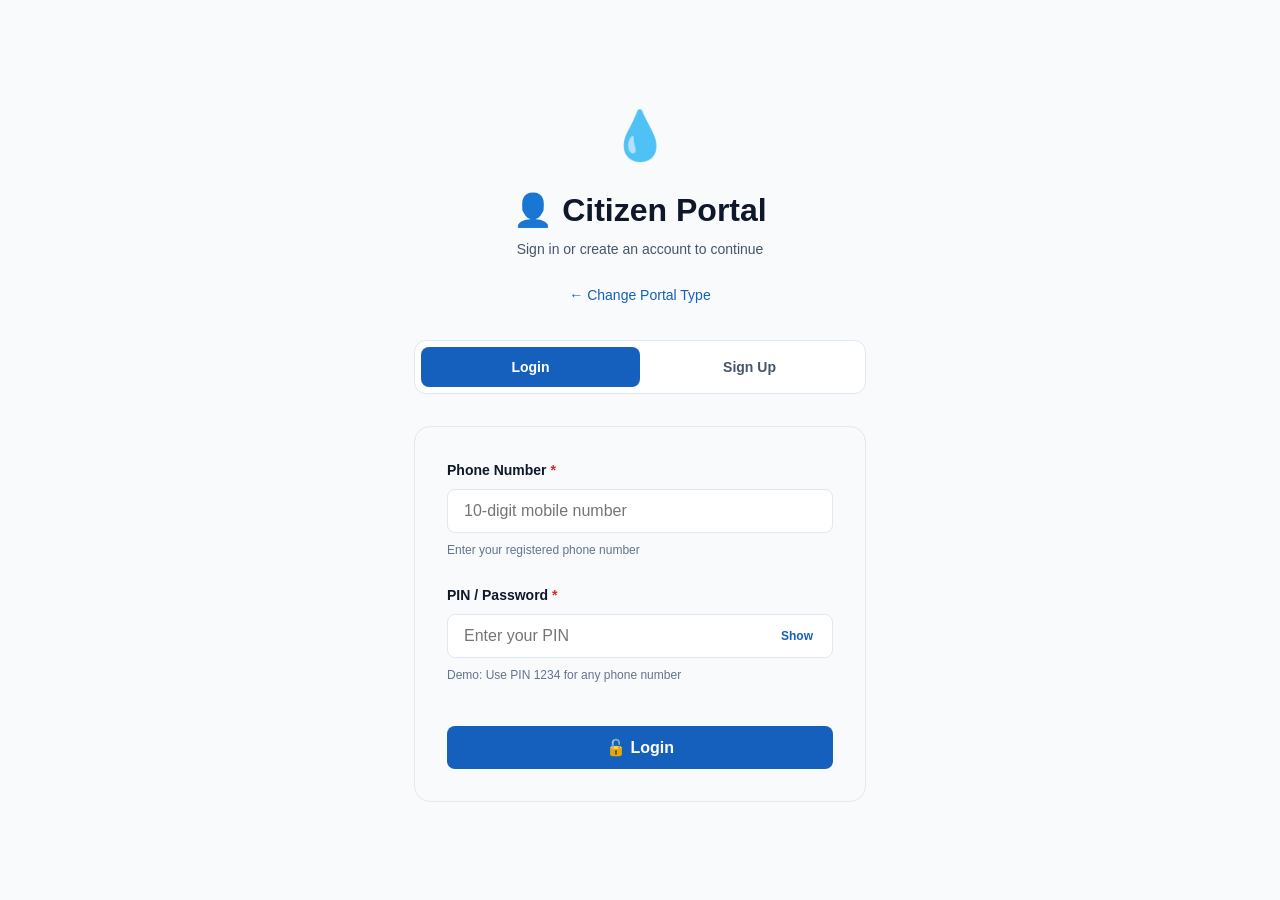
<file: Hackathon_Website/Hack4delhi/auth.html>
<!DOCTYPE html>
<html lang="en">
<head>
    <meta charset="UTF-8">
    <meta name="viewport" content="width=device-width, initial-scale=1.0">
    <title>Authentication - Delhi Flood Management</title>
    <link rel="stylesheet" href="styles.css">
</head>
<body>
    <div style="min-height: 100vh; display: flex; align-items: center; justify-content: center; background: var(--bg-secondary); padding: 2rem;">
        <div class="container" style="max-width: 500px;">
            <!-- Header -->
            <div style="text-align: center; margin-bottom: 2rem;">
                <div style="font-size: 3rem; margin-bottom: 1rem;">💧</div>
                <h1 style="font-size: 2rem; font-weight: 700; margin-bottom: 0.5rem;" id="portal-title">Citizen Portal</h1>
                <p style="color: var(--text-secondary); font-size: 0.875rem;">Sign in or create an account to continue</p>
                <a href="portal.html" style="display: inline-block; margin-top: 0.5rem; color: var(--primary-blue); font-size: 0.875rem;">
                    ← Change Portal Type
                </a>
            </div>

            <!-- Tabs -->
            <div style="display: flex; background: var(--bg-primary); border-radius: var(--radius-lg); padding: 0.375rem; margin-bottom: 2rem; border: 1px solid var(--border-color);">
                <button class="auth-tab active" onclick="switchTab('login')" id="login-tab">
                    Login
                </button>
                <button class="auth-tab" onclick="switchTab('signup')" id="signup-tab">
                    Sign Up
                </button>
            </div>

            <!-- Login Form -->
            <div id="login-form" class="auth-form active">
                <div class="form-card">
                    <!-- Citizen Login -->
                    <form id="citizen-login-form" class="role-form">
                        <div class="form-group">
                            <label class="form-label required">Phone Number</label>
                            <input type="tel" id="citizen-login-phone" class="form-input" placeholder="10-digit mobile number" pattern="[0-9]{10}" required maxlength="10">
                            <small class="form-help">Enter your registered phone number</small>
                        </div>

                        <div class="form-group">
                            <label class="form-label required">PIN / Password</label>
                            <div class="password-wrapper">
                                <input type="password" id="citizen-login-pin" class="form-input" placeholder="Enter your PIN" required>
                                <button type="button" class="password-toggle" onclick="togglePassword('citizen-login-pin', this)">Show</button>
                            </div>
                            <small class="form-help">Demo: Use PIN 1234 for any phone number</small>
                        </div>

                        <button type="submit" class="btn btn-primary" style="width: 100%; margin-top: 1rem;">
                            🔓 Login
                        </button>
                    </form>

                    <!-- Admin Login -->
                    <form id="admin-login-form" class="role-form hidden">
                        <div class="form-group">
                            <label class="form-label required">Username</label>
                            <input type="text" id="admin-login-username" class="form-input" placeholder="Enter username" required>
                        </div>

                        <div class="form-group">
                            <label class="form-label required">Password</label>
                            <div class="password-wrapper">
                                <input type="password" id="admin-login-password" class="form-input" placeholder="Enter password" required>
                                <button type="button" class="password-toggle" onclick="togglePassword('admin-login-password', this)">Show</button>
                            </div>
                            <small class="form-help">Demo: username: admin, password: admin123</small>
                        </div>

                        <div style="text-align: right; margin-top: 0.5rem;">
                            <a href="#" onclick="showForgotPassword(); return false;" style="font-size: 0.875rem; color: var(--primary-blue);">
                                Forgot Password?
                            </a>
                        </div>

                        <button type="submit" class="btn btn-primary" style="width: 100%; margin-top: 1rem;">
                            🔓 Login as Admin
                        </button>
                    </form>
                </div>
            </div>

            <!-- Signup Form -->
            <div id="signup-form" class="auth-form">
                <div class="form-card">
                    <!-- Citizen Signup -->
                    <form id="citizen-signup-form" class="role-form">
                        <div class="form-group">
                            <label class="form-label required">Full Name</label>
                            <input type="text" id="citizen-signup-name" class="form-input" placeholder="Enter your full name" required>
                        </div>

                        <div class="form-group">
                            <label class="form-label required">Phone Number</label>
                            <input type="tel" id="citizen-signup-phone" class="form-input" placeholder="10-digit mobile number" pattern="[0-9]{10}" required maxlength="10">
                        </div>

                        <div class="form-group">
                            <label class="form-label">Email (Optional)</label>
                            <input type="email" id="citizen-signup-email" class="form-input" placeholder="your@email.com">
                        </div>

                        <div class="form-group">
                            <label class="form-label required">Create PIN</label>
                            <div class="password-wrapper">
                                <input type="password" id="citizen-signup-pin" class="form-input" placeholder="Create a 4-6 digit PIN" required minlength="4">
                                <button type="button" class="password-toggle" onclick="togglePassword('citizen-signup-pin', this)">Show</button>
                            </div>
                            <small class="form-help">Create a secure PIN for login</small>
                        </div>

                        <button type="submit" class="btn btn-success" style="width: 100%; margin-top: 1rem;">
                            ✅ Create Account
                        </button>
                    </form>

                    <!-- Admin Signup -->
                    <form id="admin-signup-form" class="role-form hidden">
                        <div class="form-group">
                            <label class="form-label required">Username</label>
                            <input type="text" id="admin-signup-username" class="form-input" placeholder="Choose a username" required>
                        </div>

                        <div class="form-group">
                            <label class="form-label required">Phone Number</label>
                            <input type="tel" id="admin-signup-phone" class="form-input" placeholder="10-digit mobile number" pattern="[0-9]{10}" required maxlength="10">
                        </div>

                        <div class="form-group">
                            <label class="form-label required">Create Password</label>
                            <div class="password-wrapper">
                                <input type="password" id="admin-signup-password" class="form-input" placeholder="Minimum 6 characters" required minlength="6">
                                <button type="button" class="password-toggle" onclick="togglePassword('admin-signup-password', this)">Show</button>
                            </div>
                            <small class="form-help">Use a strong password with letters and numbers</small>
                        </div>

                        <button type="submit" class="btn btn-success" style="width: 100%; margin-top: 1rem;">
                            ✅ Create Admin Account
                        </button>
                    </form>
                </div>
            </div>

            <!-- Forgot Password Section (Admin Only) -->
            <div id="forgot-password-section" class="auth-form hidden">
                <div class="form-card">
                    <div style="text-align: center; margin-bottom: 2rem;">
                        <h3 style="font-size: 1.5rem; margin-bottom: 0.5rem;">🔑 Reset Password</h3>
                        <p style="color: var(--text-secondary); font-size: 0.875rem;">Enter your username and registered phone</p>
                    </div>

                    <form id="forgot-password-form">
                        <div class="form-group">
                            <label class="form-label required">Admin Username</label>
                            <input type="text" id="reset-username" class="form-input" placeholder="Enter your username" required>
                        </div>

                        <div class="form-group">
                            <label class="form-label required">Registered Phone</label>
                            <input type="tel" id="reset-phone" class="form-input" placeholder="10-digit phone number" pattern="[0-9]{10}" required maxlength="10">
                        </div>

                        <div id="new-password-fields" class="hidden">
                            <div class="form-group">
                                <label class="form-label required">New Password</label>
                                <div class="password-wrapper">
                                    <input type="password" id="reset-new-password" class="form-input" placeholder="Minimum 6 characters" minlength="6">
                                    <button type="button" class="password-toggle" onclick="togglePassword('reset-new-password', this)">Show</button>
                                </div>
                            </div>

                            <div class="form-group">
                                <label class="form-label required">Confirm Password</label>
                                <div class="password-wrapper">
                                    <input type="password" id="reset-confirm-password" class="form-input" placeholder="Re-enter password" minlength="6">
                                    <button type="button" class="password-toggle" onclick="togglePassword('reset-confirm-password', this)">Show</button>
                                </div>
                            </div>
                        </div>

                        <div style="display: flex; gap: 1rem; margin-top: 1.5rem;">
                            <button type="button" class="btn btn-secondary" onclick="hideForgotPassword()" style="flex: 1;">
                                Cancel
                            </button>
                            <button type="submit" class="btn btn-primary" id="reset-submit-btn" style="flex: 1;">
                                Verify
                            </button>
                        </div>
                    </form>
                </div>
            </div>
        </div>
    </div>

    <!-- Scripts -->
    <script src="script.js"></script>
    <script src="auth.js"></script>
    <script>
        let selectedRole = 'citizen';
        let resetStep = 1;

        document.addEventListener('DOMContentLoaded', function() {
            initializeTheme();
            
            // Get selected role
            selectedRole = DataAccess.getSelectedRole() || 'citizen';
            updateForRole();

            // Setup form handlers
            document.getElementById('citizen-login-form').addEventListener('submit', handleCitizenLogin);
            document.getElementById('citizen-signup-form').addEventListener('submit', handleCitizenSignup);
            document.getElementById('admin-login-form').addEventListener('submit', handleAdminLogin);
            document.getElementById('admin-signup-form').addEventListener('submit', handleAdminSignup);
            document.getElementById('forgot-password-form').addEventListener('submit', handleForgotPassword);
        });

        function updateForRole() {
            const portalTitle = document.getElementById('portal-title');
            
            if (selectedRole === 'admin') {
                portalTitle.innerHTML = '🏛️ Administrative Portal';
                document.getElementById('citizen-login-form').classList.add('hidden');
                document.getElementById('admin-login-form').classList.remove('hidden');
                document.getElementById('citizen-signup-form').classList.add('hidden');
                document.getElementById('admin-signup-form').classList.remove('hidden');
            } else {
                portalTitle.innerHTML = '👤 Citizen Portal';
                document.getElementById('citizen-login-form').classList.remove('hidden');
                document.getElementById('admin-login-form').classList.add('hidden');
                document.getElementById('citizen-signup-form').classList.remove('hidden');
                document.getElementById('admin-signup-form').classList.add('hidden');
            }
        }

        function switchTab(tab) {
            const loginTab = document.getElementById('login-tab');
            const signupTab = document.getElementById('signup-tab');
            const loginForm = document.getElementById('login-form');
            const signupForm = document.getElementById('signup-form');
            const forgotSection = document.getElementById('forgot-password-section');

            forgotSection.classList.add('hidden');

            if (tab === 'login') {
                loginTab.classList.add('active');
                signupTab.classList.remove('active');
                loginForm.classList.add('active');
                signupForm.classList.remove('active');
            } else {
                loginTab.classList.remove('active');
                signupTab.classList.add('active');
                loginForm.classList.remove('active');
                signupForm.classList.add('active');
            }
        }

        function handleCitizenLogin(e) {
            e.preventDefault();
            
            const phone = document.getElementById('citizen-login-phone').value;
            const pin = document.getElementById('citizen-login-pin').value;

            try {
                const session = CitizenAuth.login(phone, pin);
                SessionManager.createSession(session);
                showToast('Login successful! Redirecting...', 'success');
                setTimeout(() => {
                    window.location.href = 'citizen-home.html';
                }, 1000);
            } catch (error) {
                showToast(error.message, 'error');
            }
        }

        function handleCitizenSignup(e) {
            e.preventDefault();
            
            const name = document.getElementById('citizen-signup-name').value;
            const phone = document.getElementById('citizen-signup-phone').value;
            const email = document.getElementById('citizen-signup-email').value;
            const pin = document.getElementById('citizen-signup-pin').value;

            try {
                const session = CitizenAuth.signup(name, phone, pin, email);
                SessionManager.createSession(session);
                showToast('Account created successfully! Redirecting...', 'success');
                setTimeout(() => {
                    window.location.href = 'citizen-home.html';
                }, 1000);
            } catch (error) {
                showToast(error.message, 'error');
            }
        }

        function handleAdminLogin(e) {
            e.preventDefault();
            
            const username = document.getElementById('admin-login-username').value;
            const password = document.getElementById('admin-login-password').value;

            try {
                const session = AdminAuth.login(username, password);
                SessionManager.createSession(session);
                showToast('Admin login successful! Redirecting...', 'success');
                setTimeout(() => {
                    window.location.href = 'admin-home.html';
                }, 1000);
            } catch (error) {
                showToast(error.message, 'error');
            }
        }

        function handleAdminSignup(e) {
            e.preventDefault();
            
            const username = document.getElementById('admin-signup-username').value;
            const phone = document.getElementById('admin-signup-phone').value;
            const password = document.getElementById('admin-signup-password').value;

            try {
                const session = AdminAuth.signup(username, phone, password);
                SessionManager.createSession(session);
                showToast('Admin account created! Redirecting...', 'success');
                setTimeout(() => {
                    window.location.href = 'admin-home.html';
                }, 1000);
            } catch (error) {
                showToast(error.message, 'error');
            }
        }

        function showForgotPassword() {
            document.getElementById('login-form').classList.remove('active');
            document.getElementById('signup-form').classList.remove('active');
            document.getElementById('forgot-password-section').classList.add('active');
            resetStep = 1;
            document.getElementById('new-password-fields').classList.add('hidden');
            document.getElementById('reset-submit-btn').textContent = 'Verify';
        }

        function hideForgotPassword() {
            document.getElementById('forgot-password-section').classList.remove('active');
            document.getElementById('login-form').classList.add('active');
            document.getElementById('forgot-password-form').reset();
            resetStep = 1;
        }

        function handleForgotPassword(e) {
            e.preventDefault();
            
            const username = document.getElementById('reset-username').value;
            const phone = document.getElementById('reset-phone').value;

            if (resetStep === 1) {
                // Verify username and phone
                const adminUsers = DataAccess.getAdminUsers();
                const user = adminUsers.find(u => u.username === username && u.phone === phone);

                if (!user) {
                    showToast('No admin account found with this username and phone', 'error');
                    return;
                }

                // Show password fields
                document.getElementById('new-password-fields').classList.remove('hidden');
                document.getElementById('reset-submit-btn').textContent = 'Reset Password';
                showToast('Verified! Now create a new password', 'success');
                resetStep = 2;
            } else {
                // Reset password
                const newPassword = document.getElementById('reset-new-password').value;
                const confirmPassword = document.getElementById('reset-confirm-password').value;

                if (newPassword !== confirmPassword) {
                    showToast('Passwords do not match', 'error');
                    return;
                }

                try {
                    AdminAuth.resetPassword(username, phone, newPassword);
                    showToast('Password updated successfully!', 'success');
                    setTimeout(() => {
                        hideForgotPassword();
                        document.getElementById('admin-login-username').value = username;
                    }, 1000);
                } catch (error) {
                    showToast(error.message, 'error');
                }
            }
        }
    </script>

    <style>
        .auth-tab {
            flex: 1;
            padding: 0.75rem;
            background: transparent;
            border: none;
            border-radius: var(--radius-md);
            font-weight: 600;
            color: var(--text-secondary);
            cursor: pointer;
            transition: all 0.2s;
            font-size: 0.875rem;
        }

        .auth-tab.active {
            background: var(--primary-blue);
            color: white;
        }

        .auth-form {
            display: none;
        }

        .auth-form.active {
            display: block;
            animation: fadeIn 0.3s ease-out;
        }

        @keyframes fadeIn {
            from {
                opacity: 0;
                transform: translateY(10px);
            }
            to {
                opacity: 1;
                transform: translateY(0);
            }
        }

        @media (max-width: 768px) {
            body {
                padding: 1rem;
            }
        }
    </style>
</body>
</html>
</file>
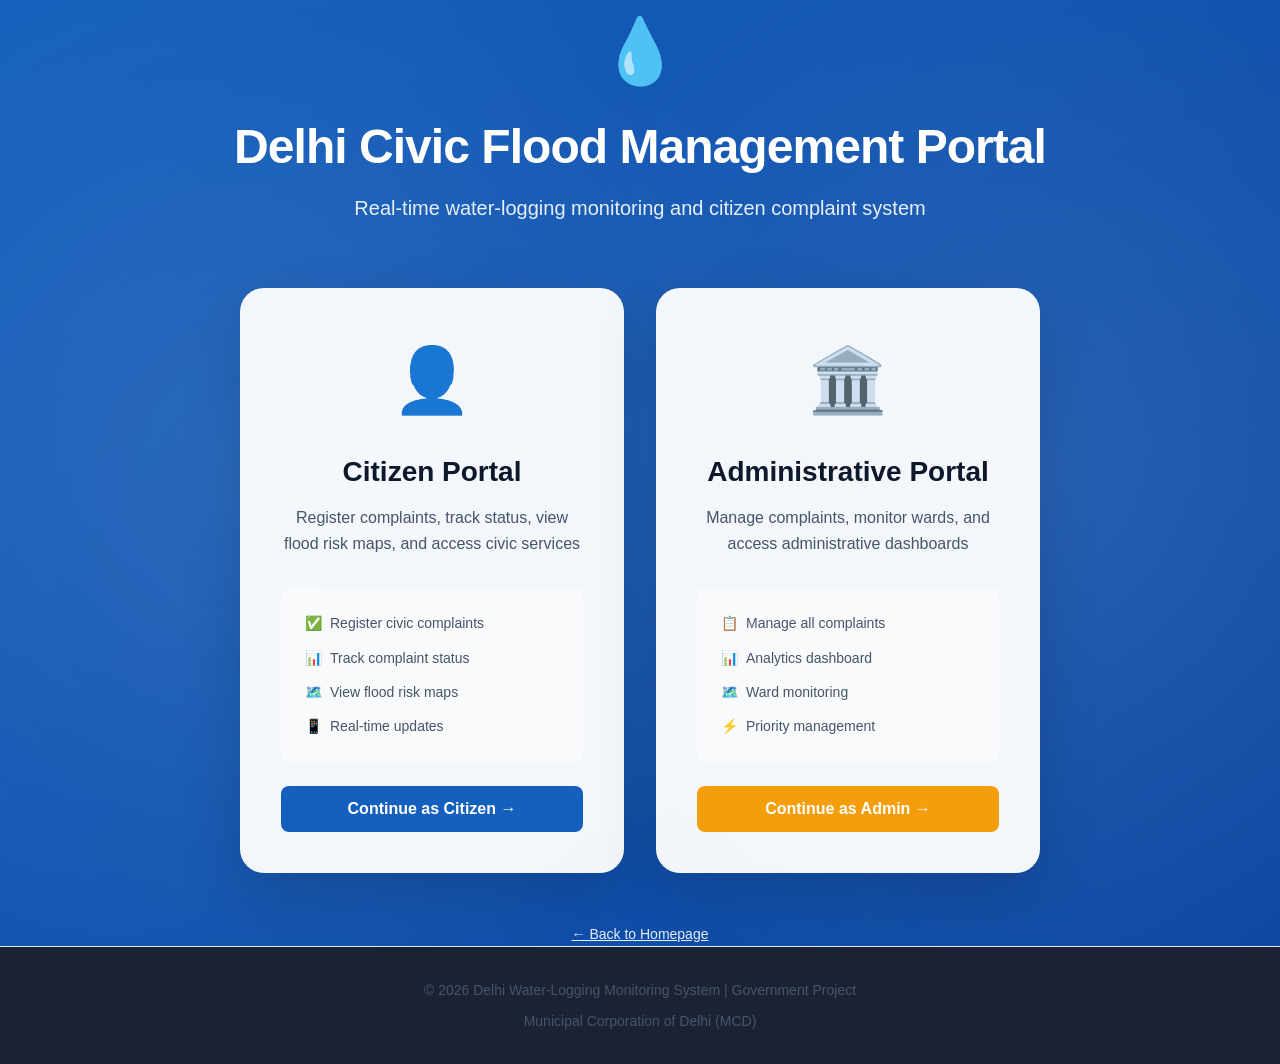
<file: Hackathon_Website/Hack4delhi/authority.html>
<!DOCTYPE html>
<html lang="en">
<head>
    <meta charset="UTF-8">
    <meta name="viewport" content="width=device-width, initial-scale=1.0">
    <title>Authority Dashboard - Delhi Water-Logging System</title>
    <link rel="stylesheet" href="styles.css">
</head>
<body>
    <!-- Navigation Bar -->
    <nav class="navbar" id="main-navbar">
        <!-- Navigation will be dynamically loaded based on role -->
    </nav>

    <!-- Dashboard Header -->
    <section class="dashboard-header">
        <div class="container">
            <h1>MCD Authority Dashboard</h1>
            <p>Priority-based ward monitoring and intelligent action recommendations</p>
            <div class="last-updated">Last Updated: <span id="current-time"></span></div>
        </div>
    </section>

    <!-- Summary Cards - Key Metrics -->
    <section class="summary-section">
        <div class="container">
            <div class="summary-grid">
                <div class="summary-card critical">
                    <h3>Critical Wards</h3>
                    <div class="summary-number" id="critical-count">--</div>
                    <p>Risk Score > 80</p>
                </div>
                <div class="summary-card warning">
                    <h3>High Priority</h3>
                    <div class="summary-number" id="high-priority-count">--</div>
                    <p>Risk Score 50-80</p>
                </div>
                <div class="summary-card stable">
                    <h3>Monitoring Only</h3>
                    <div class="summary-number" id="monitoring-count">--</div>
                    <p>Risk Score < 50</p>
                </div>
                <div class="summary-card info">
                    <h3>Total Wards</h3>
                    <div class="summary-number" id="total-wards">--</div>
                    <p>Under Surveillance</p>
                </div>
            </div>
        </div>
    </section>

    <!-- AI-Based Recommendations -->
    <section class="ai-recommendations-section">
        <div class="container">
            <h2>🤖 AI-Powered Action Prioritization</h2>
            <div class="ai-card">
                <div class="ai-header">
                    <span class="ai-badge">AI ENGINE</span>
                    <h3>Intelligent Decision Support System</h3>
                </div>
                <div class="recommendation-rules">
                    <!-- Critical Rule -->
                    <div class="rule-item critical-rule">
                        <div class="rule-icon">🚨</div>
                        <div class="rule-content">
                            <h4>Critical Action Required (Risk Score > 80)</h4>
                            <ul>
                                <li>Deploy high-capacity water pumps immediately to affected areas</li>
                                <li>Issue traffic diversion alerts via SMS and public announcement systems</li>
                                <li>Activate emergency response teams and pre-position rescue equipment</li>
                                <li>Send real-time alerts to residents and commuters in the zone</li>
                            </ul>
                        </div>
                    </div>
                    
                    <!-- Warning Rule -->
                    <div class="rule-item warning-rule">
                        <div class="rule-icon">⚠️</div>
                        <div class="rule-content">
                            <h4>High Priority Actions (Risk Score 50-80)</h4>
                            <ul>
                                <li>Schedule comprehensive drain inspection within 24 hours</li>
                                <li>Pre-position pumping equipment at strategic locations</li>
                                <li>Clear drainage blockages and remove debris from channels</li>
                                <li>Monitor rainfall forecasts and increase surveillance frequency</li>
                            </ul>
                        </div>
                    </div>
                    
                    <!-- Stable Rule -->
                    <div class="rule-item stable-rule">
                        <div class="rule-icon">✅</div>
                        <div class="rule-content">
                            <h4>Monitoring Mode (Risk Score < 50)</h4>
                            <ul>
                                <li>Continue routine monitoring and data collection</li>
                                <li>Maintain regular preventive maintenance schedule</li>
                                <li>No immediate emergency action required</li>
                            </ul>
                        </div>
                    </div>
                </div>
            </div>
        </div>
    </section>

    <!-- Wards Data Table -->
    <section class="wards-table-section">
        <div class="container">
            <h2>All Wards - Sorted by Risk Level</h2>
            <div class="table-controls">
                <button class="filter-btn active" onclick="filterTable('all')">All Wards</button>
                <button class="filter-btn" onclick="filterTable('critical')">Critical Only</button>
                <button class="filter-btn" onclick="filterTable('high')">High Priority</button>
            </div>
            <div class="table-container">
                <table class="wards-table" id="wards-table">
                    <thead>
                        <tr>
                            <th>Rank</th>
                            <th>Ward Name</th>
                            <th>Risk Score</th>
                            <th>Risk Level</th>
                            <th>Rainfall</th>
                            <th>Drainage</th>
                            <th>Incidents</th>
                            <th>Action</th>
                        </tr>
                    </thead>
                    <tbody id="wards-table-body">
                        <!-- Generated dynamically -->
                    </tbody>
                </table>
            </div>
        </div>
    </section>

    <!-- Priority Action Checklist -->
    <section class="checklist-section">
        <div class="container">
            <h2>Priority Action Checklist</h2>
            <div class="checklist-card">
                <div id="action-checklist">
                    <!-- Generated dynamically -->
                </div>
            </div>
        </div>
    </section>

    <!-- Footer -->
    <footer>
        <div class="container">
            <p>&copy; 2026 Delhi Water-Logging Monitoring System</p>
        </div>
    </footer>

    <!-- Load Data and Scripts -->
    <script src="data.js"></script>
    <script src="script.js"></script>
    <script src="auth.js"></script>
    <script>
        // Initialize dashboard when page loads
        window.addEventListener('DOMContentLoaded', function() {
            initializeRoleBasedNavigation('authority');
            initializeTheme();
            initializeDashboard();
        });

        function initializeRoleBasedNavigation(activePage) {
            const session = SessionManager.getSession();
            const navbar = document.getElementById('main-navbar');
            
            if (!session) {
                window.location.href = 'portal.html';
                return;
            }

            if (session.role === 'admin') {
                navbar.innerHTML = `
                    <div class="container">
                        <div class="nav-brand">
                            <span class="nav-logo">💧</span>
                            <h2>Delhi Water-Logging System - Admin</h2>
                        </div>
                        <div class="nav-content">
                            <div class="nav-links">
                                <a href="admin-home.html">Admin Home</a>
                                <a href="map.html">🗺️ Flood Map</a>
                                <a href="complaint.html">📝 Register Complaint</a>
                                <a href="track.html">🔍 Track Complaint</a>
                                <a href="my-complaints.html">📋 All Complaints</a>
                                <a href="admin-complaints.html">⚡ Manage Complaints</a>
                                <a href="authority.html" class="${activePage === 'authority' ? 'active' : ''}">🏛️ Authority Dashboard</a>
                            </div>
                            <div class="nav-controls">
                                <div style="display: flex; align-items: center; gap: 0.5rem; padding: 0.5rem 1rem; background: var(--bg-secondary); border-radius: var(--radius-full); border: 1px solid var(--border-color);">
                                    <span style="font-size: 1rem;">🏛️</span>
                                    <span style="font-size: 0.875rem; font-weight: 600; color: var(--text-primary);">${session.username || 'Admin'}</span>
                                </div>
                                <button class="theme-toggle" onclick="toggleTheme()" id="theme-toggle">
                                    <span class="icon" id="theme-icon">🌙</span>
                                    <span id="theme-text">Dark</span>
                                </button>
                                <button class="btn btn-danger" onclick="logout()" style="padding: 0.5rem 1rem; font-size: 0.875rem;">
                                    🚪 Logout
                                </button>
                            </div>
                        </div>
                    </div>
                `;
            } else {
                // Citizens should not access this page - redirect
                window.location.href = 'citizen-home.html';
            }
        }
    </script>
</body>
</html>
</file>
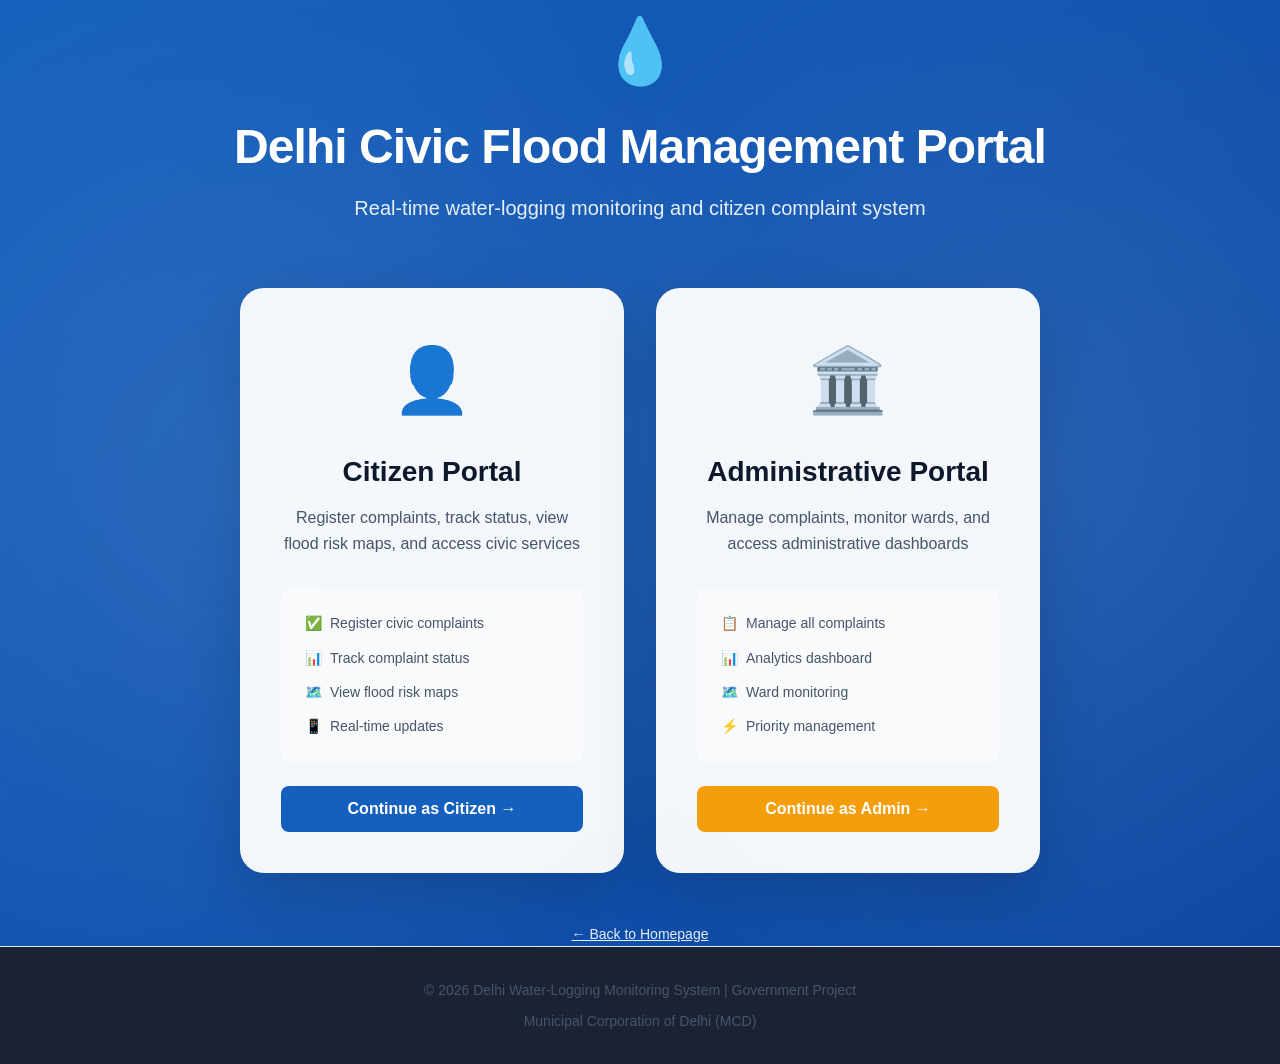
<file: Hackathon_Website/Hack4delhi/citizen-home.html>
<!DOCTYPE html>
<html lang="en">
<head>
    <meta charset="UTF-8">
    <meta name="viewport" content="width=device-width, initial-scale=1.0">
    <title>Citizen Dashboard - Delhi Water-Logging System</title>
    <link rel="stylesheet" href="styles.css">
</head>
<body>
    <!-- Navigation Bar -->
    <nav class="navbar">
        <div class="container">
            <div class="nav-brand">
                <span class="nav-logo">💧</span>
                <h2>Delhi Water-Logging System</h2>
            </div>
            <button class="hamburger" aria-label="Toggle menu">
                <span></span>
                <span></span>
                <span></span>
            </button>
            <div class="nav-content">
                <div class="nav-links">
                    <a href="citizen-home.html" class="active">Home</a>
                    <a href="map.html">Flood Risk Map</a>
                    <a href="complaint.html">Register Complaint</a>
                    <a href="track.html">Track Complaint</a>
                    <a href="my-complaints.html">My Complaints</a>
                </div>
                <div class="nav-controls">
                    <div style="display: flex; align-items: center; gap: 0.5rem; padding: 0.5rem 1rem; background: var(--bg-secondary); border-radius: var(--radius-full); border: 1px solid var(--border-color);">
                        <span style="font-size: 1rem;">👤</span>
                        <span id="user-name" style="font-size: 0.875rem; font-weight: 600; color: var(--text-primary);"></span>
                    </div>
                    <button class="theme-toggle" onclick="toggleTheme()" id="theme-toggle">
                        <span class="icon" id="theme-icon">🌙</span>
                        <span id="theme-text">Dark</span>
                    </button>
                    <button class="btn btn-secondary" onclick="logout()" style="padding: 0.5rem 1rem; font-size: 0.875rem;">
                        🚪 Logout
                    </button>
                </div>
            </div>
        </div>
    </nav>

    <!-- Hero Section -->
    <section class="hero" style="padding: 4rem 0;">
        <div class="container">
            <h1>Welcome to Citizen Portal</h1>
            <p class="subtitle">Monitor flood risks, register complaints, and track civic issues in your area</p>
        </div>
    </section>

    <!-- Quick Stats -->
    <section class="section" style="padding-top: 2rem;">
        <div class="container">
            <div class="summary-grid">
                <div class="summary-card info">
                    <h3>My Complaints</h3>
                    <div class="summary-number" id="my-complaints-count">0</div>
                    <p>Total filed</p>
                </div>
                <div class="summary-card warning">
                    <h3>Pending</h3>
                    <div class="summary-number" id="pending-count">0</div>
                    <p>In progress</p>
                </div>
                <div class="summary-card stable">
                    <h3>Resolved</h3>
                    <div class="summary-number" id="resolved-count">0</div>
                    <p>Completed</p>
                </div>
                <div class="summary-card critical">
                    <h3>High Risk Zones</h3>
                    <div class="summary-number">23</div>
                    <p>Across Delhi</p>
                </div>
            </div>
        </div>
    </section>

    <!-- Quick Actions -->
    <section class="section">
        <div class="container">
            <h2 class="section-title" style="margin-bottom: 2rem;">Quick Actions</h2>
            <div class="features-grid">
                <div class="feature-card" onclick="window.location.href='map.html'" style="cursor: pointer;">
                    <h3>🗺️ Flood Risk Map</h3>
                    <p>View real-time water-logging hotspots and risk levels across Delhi wards</p>
                    <a href="map.html" class="btn btn-primary" style="margin-top: 1rem;">View Map</a>
                </div>

                <div class="feature-card" onclick="window.location.href='complaint.html'" style="cursor: pointer;">
                    <h3>📝 Register Complaint</h3>
                    <p>Report water-logging, drainage issues, and other civic problems with photo evidence</p>
                    <a href="complaint.html" class="btn btn-primary" style="margin-top: 1rem;">File Complaint</a>
                </div>

                <div class="feature-card" onclick="window.location.href='track.html'" style="cursor: pointer;">
                    <h3>🔍 Track Complaint</h3>
                    <p>Monitor the status of your complaints and view resolution timeline</p>
                    <a href="track.html" class="btn btn-primary" style="margin-top: 1rem;">Track Status</a>
                </div>

                <div class="feature-card" onclick="window.location.href='my-complaints.html'" style="cursor: pointer;">
                    <h3>📋 My Complaints</h3>
                    <p>View all complaints filed from this device with detailed status updates</p>
                    <a href="my-complaints.html" class="btn btn-primary" style="margin-top: 1rem;">View All</a>
                </div>
            </div>
        </div>
    </section>

    <!-- Recent Complaints -->
    <section class="section" style="background-color: var(--bg-secondary);">
        <div class="container">
            <h2 class="section-title" style="margin-bottom: 2rem;">Recent Complaints</h2>
            <div id="recent-complaints-container">
                <!-- Loaded dynamically -->
            </div>
            <div id="no-complaints" class="empty-state" style="padding: 3rem;">
                <div class="empty-icon">📭</div>
                <h3 class="empty-title">No Complaints Yet</h3>
                <p class="empty-message">You haven't filed any complaints. Start by registering a civic issue.</p>
                <a href="complaint.html" class="btn btn-primary">Register First Complaint</a>
            </div>
        </div>
    </section>

    <!-- Important Information -->
    <section class="section">
        <div class="container">
            <h2 class="section-title" style="margin-bottom: 2rem;">Important Information</h2>
            <div style="display: grid; gap: 1.5rem;">
                <div class="alert alert-warning">
                    <span class="alert-icon">⚠️</span>
                    <div class="alert-content">
                        <div class="alert-title">Monsoon Season Alert</div>
                        <div class="alert-message">Heavy rainfall expected in next 48 hours. Report water-logging incidents immediately for faster response.</div>
                    </div>
                </div>

                <div class="alert alert-info">
                    <span class="alert-icon">ℹ️</span>
                    <div class="alert-content">
                        <div class="alert-title">Emergency Helpline</div>
                        <div class="alert-message">For urgent assistance, call MCD Control Room: 1800-11-8181 (Toll Free)</div>
                    </div>
                </div>

                <div class="alert alert-success">
                    <span class="alert-icon">✅</span>
                    <div class="alert-content">
                        <div class="alert-title">System Status</div>
                        <div class="alert-message">All civic services are operational. Average complaint resolution time: 3-5 days.</div>
                    </div>
                </div>
            </div>
        </div>
    </section>

    <!-- Footer -->
    <footer>
        <div class="container">
            <p>&copy; 2026 Delhi Water-Logging Monitoring System | Municipal Corporation of Delhi</p>
        </div>
    </footer>

    <!-- Scripts -->
    <script src="data.js"></script>
    <script src="script.js"></script>
    <script src="complaints.js"></script>
    <script src="auth.js"></script>
    <script>
        document.addEventListener('DOMContentLoaded', function() {
            initializeTheme();
            loadUserInfo();
            loadStats();
            loadRecentComplaints();
        });

        function loadUserInfo() {
            const session = SessionManager.getSession();
            if (session) {
                document.getElementById('user-name').textContent = session.name || 'Citizen';
            }
        }

        function loadStats() {
            // Update complaint stats based on localStorage (using new key)
            let allComplaints = [];
            try {
                // Try new key first
                const complaintsData = localStorage.getItem('delhiComplaints');
                if (complaintsData) {
                    allComplaints = JSON.parse(complaintsData);
                } else {
                    // Fallback to old key
                    const oldData = localStorage.getItem('complaints');
                    if (oldData) {
                        allComplaints = JSON.parse(oldData);
                    }
                }
            } catch (error) {
                console.error('Error loading complaints:', error);
            }

            const myCount = allComplaints.length;
            const pendingCount = allComplaints.filter(c => 
                c.status === 'Pending Verification' || c.status === 'Verified' || c.status === 'In Progress'
            ).length;
            const resolvedCount = allComplaints.filter(c => c.status === 'Resolved').length;

            animateCounter(document.getElementById('my-complaints-count'), myCount, 1000);
            animateCounter(document.getElementById('pending-count'), pendingCount, 1000);
            animateCounter(document.getElementById('resolved-count'), resolvedCount, 1000);
        }

        function loadRecentComplaints() {
            let allComplaints = [];
            try {
                const complaintsData = localStorage.getItem('delhiComplaints') || localStorage.getItem('complaints');
                if (complaintsData) {
                    allComplaints = JSON.parse(complaintsData);
                }
            } catch (error) {
                console.error('Error loading complaints:', error);
            }

            const container = document.getElementById('recent-complaints-container');
            const noComplaints = document.getElementById('no-complaints');

            if (allComplaints.length === 0) {
                container.style.display = 'none';
                noComplaints.style.display = 'block';
                return;
            }

            container.style.display = 'block';
            noComplaints.style.display = 'none';

            // Show latest 3 complaints
            const recent = allComplaints.slice(-3).reverse();

            container.innerHTML = recent.map(c => `
                <div class="complaint-card">
                    <div class="complaint-header">
                        <div>
                            <div class="complaint-id">${c.id}</div>
                            <span class="badge badge-${c.status.toLowerCase().replace(/\s+/g, '-')}">${c.status}</span>
                        </div>
                        <div style="text-align: right; font-size: 0.875rem; color: var(--text-tertiary);">
                            ${formatDateShort(c.createdAt)}
                        </div>
                    </div>
                    <div class="complaint-meta">
                        <div class="complaint-meta-item">📁 ${c.category}</div>
                        <div class="complaint-meta-item">📍 ${c.ward}</div>
                        <div class="complaint-meta-item">
                            <span class="badge badge-${c.severity.toLowerCase()}">${c.severity}</span>
                        </div>
                    </div>
                    <div class="complaint-description">
                        ${c.description.substring(0, 100)}${c.description.length > 100 ? '...' : ''}
                    </div>
                    <div class="complaint-actions">
                        <a href="track.html?id=${c.id}" class="btn btn-primary">View Details</a>
                    </div>
                </div>
            `).join('');
        }
    </script>
</body>
</html>
</file>
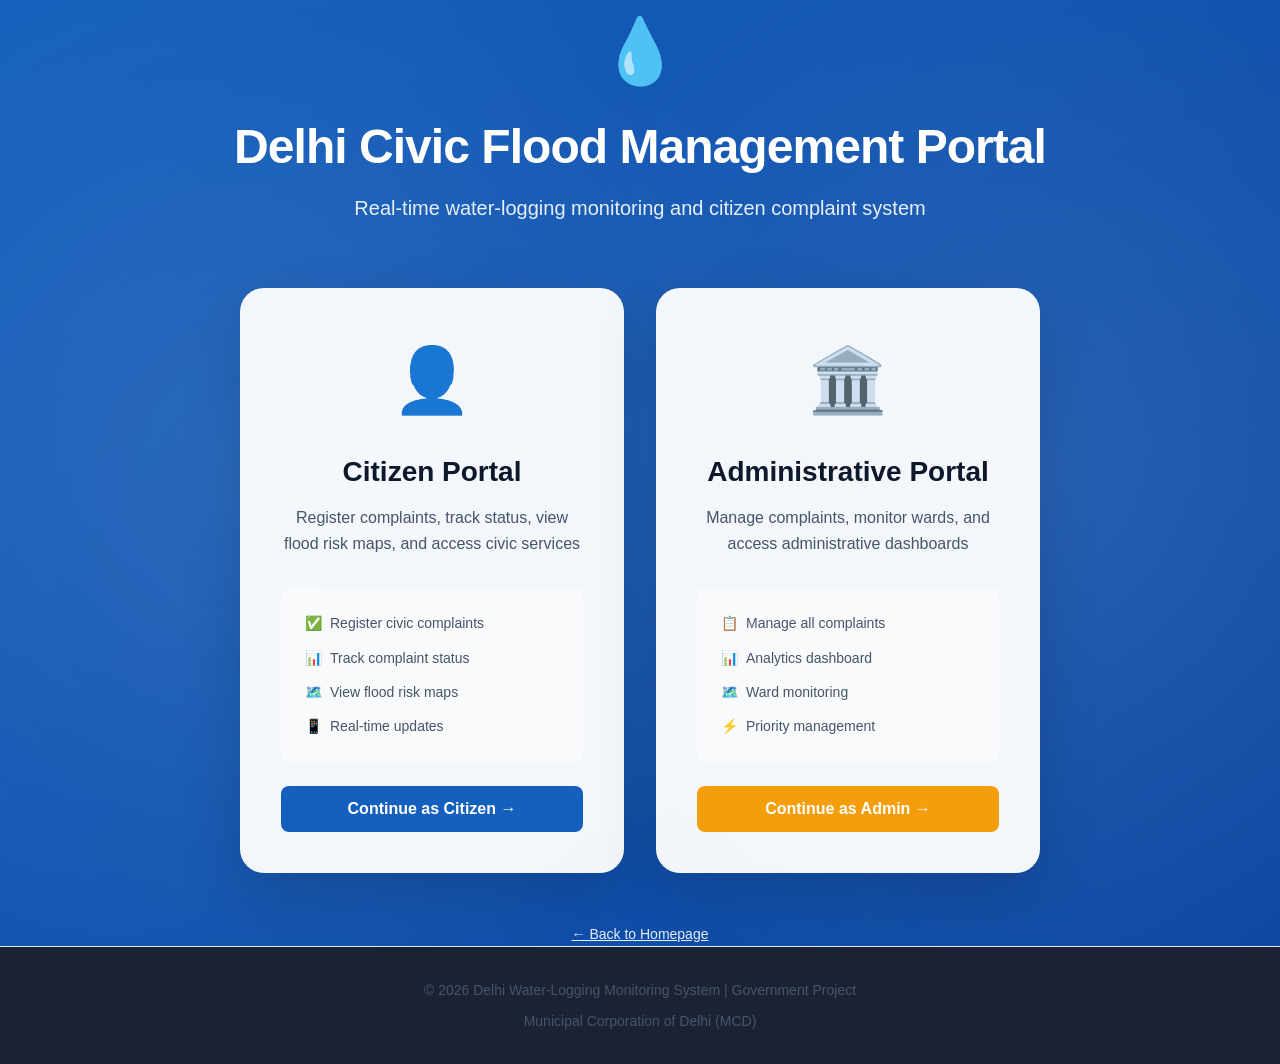
<file: Hackathon_Website/Hack4delhi/complaint.html>
<!DOCTYPE html>
<html lang="en">
<head>
    <meta charset="UTF-8">
    <meta name="viewport" content="width=device-width, initial-scale=1.0">
    <title>Register Complaint - Delhi Water-Logging System</title>
    <link rel="stylesheet" href="styles.css">
</head>
<body>
    <!-- Navigation Bar -->
    <nav class="navbar" id="main-navbar">
        <!-- Navigation will be dynamically loaded based on role -->
    </nav>

    <!-- Page Header -->
    <section class="dashboard-header">
        <div class="container">
            <h1>📝 Register Civic Complaint</h1>
            <p>Report water-logging, drainage issues, and other civic problems in your area</p>
        </div>
    </section>

    <!-- Complaint Form -->
    <section class="section">
        <div class="container">
            <div class="form-container">
                <div class="form-card">
                    <form id="complaint-form">
                        <!-- Alert for high-risk areas -->
                        <div id="risk-alert" class="alert alert-warning hidden">
                            <span class="alert-icon">⚠️</span>
                            <div class="alert-content">
                                <div class="alert-title">High Risk Area Detected</div>
                                <div class="alert-message" id="risk-message"></div>
                            </div>
                        </div>

                        <!-- Complaint Category -->
                        <div class="form-group">
                            <label for="category" class="form-label required">Complaint Category</label>
                            <select id="category" name="category" class="form-select" required>
                                <option value="">Select Category</option>
                                <option value="Water Logging">Water Logging</option>
                                <option value="Drain Blockage">Drain Blockage</option>
                                <option value="Sewer Overflow">Sewer Overflow</option>
                                <option value="Garbage Overflow">Garbage Overflow</option>
                                <option value="Road Damage">Road Damage</option>
                                <option value="Streetlight Issue">Streetlight Issue</option>
                                <option value="Encroachment">Encroachment</option>
                            </select>
                        </div>

                        <!-- Zone & Ward Selection -->
                        <div class="form-row">
                            <div class="form-group">
                                <label for="zone" class="form-label required">Zone</label>
                                <select id="zone" name="zone" class="form-select" required>
                                    <option value="">Select Zone</option>
                                </select>
                            </div>

                            <div class="form-group">
                                <label for="ward" class="form-label required">Ward</label>
                                <select id="ward" name="ward" class="form-select" required>
                                    <option value="">Select Ward</option>
                                </select>
                            </div>
                        </div>

                        <!-- Address -->
                        <div class="form-group">
                            <label for="address" class="form-label required">Detailed Address</label>
                            <textarea id="address" name="address" class="form-textarea" rows="3" required placeholder="Enter street name, landmark, and nearby location"></textarea>
                        </div>

                        <!-- Location -->
                        <div class="form-group">
                            <label class="form-label">Location Coordinates</label>
                            <div style="display: flex; gap: 1rem; margin-bottom: 0.5rem;">
                                <button type="button" class="btn btn-primary" onclick="useCurrentLocation()">
                                    📍 Use Current Location
                                </button>
                            </div>
                            <div class="form-row">
                                <div class="form-group">
                                    <input type="number" id="lat" name="lat" class="form-input" placeholder="Latitude" step="any">
                                </div>
                                <div class="form-group">
                                    <input type="number" id="lng" name="lng" class="form-input" placeholder="Longitude" step="any">
                                </div>
                            </div>
                            <small class="form-help">Location helps authorities respond faster</small>
                        </div>

                        <!-- Problem Description -->
                        <div class="form-group">
                            <label for="description" class="form-label required">Problem Description</label>
                            <textarea id="description" name="description" class="form-textarea" rows="4" required placeholder="Describe the problem in detail..."></textarea>
                            <small class="form-help">Provide as much detail as possible for faster resolution</small>
                        </div>

                        <!-- Severity -->
                        <div class="form-group">
                            <label class="form-label required">Severity Level</label>
                            <div class="radio-group">
                                <label class="radio-option">
                                    <input type="radio" name="severity" value="Low" required>
                                    <span>🟢 Low - Minor inconvenience</span>
                                </label>
                                <label class="radio-option">
                                    <input type="radio" name="severity" value="Medium" required>
                                    <span>🟡 Medium - Moderate impact</span>
                                </label>
                                <label class="radio-option">
                                    <input type="radio" name="severity" value="High" required>
                                    <span>🔴 High - Severe problem</span>
                                </label>
                            </div>
                            <small class="form-help" id="severity-suggestion"></small>
                        </div>

                        <!-- Photo Upload -->
                        <div class="form-group">
                            <label class="form-label">Upload Photo (Optional)</label>
                            <div class="file-upload-wrapper">
                                <input type="file" id="photo" name="photo" class="file-upload-input" accept="image/*" onchange="previewPhoto(event)">
                                <label for="photo" class="file-upload-label">
                                    <span>📷 Choose Photo</span>
                                    <span style="font-size: 0.875rem; color: var(--text-tertiary);">Max size: 5MB</span>
                                </label>
                            </div>
                            <div id="photo-preview" class="file-preview hidden"></div>
                        </div>

                        <!-- Citizen Details -->
                        <h3 style="margin: 2rem 0 1rem;">Citizen Information</h3>

                        <div class="form-group">
                            <label for="citizenName" class="form-label required">Full Name</label>
                            <input type="text" id="citizenName" name="citizenName" class="form-input" required placeholder="Enter your full name">
                        </div>

                        <div class="form-row">
                            <div class="form-group">
                                <label for="citizenPhone" class="form-label required">Phone Number</label>
                                <input type="tel" id="citizenPhone" name="citizenPhone" class="form-input" required placeholder="10-digit mobile number" pattern="[0-9]{10}">
                                <small class="form-help">For status updates via SMS</small>
                            </div>

                            <div class="form-group">
                                <label for="citizenEmail" class="form-label">Email (Optional)</label>
                                <input type="email" id="citizenEmail" name="citizenEmail" class="form-input" placeholder="your@email.com">
                            </div>
                        </div>

                        <!-- Submit Button -->
                        <div style="display: flex; gap: 1rem; margin-top: 2rem;">
                            <button type="submit" class="btn btn-primary" style="flex: 1;">
                                ✅ Submit Complaint
                            </button>
                            <button type="reset" class="btn btn-secondary" onclick="resetForm()">
                                🔄 Reset Form
                            </button>
                        </div>
                    </form>
                </div>
            </div>
        </div>
    </section>

    <!-- Success Modal -->
    <div id="success-modal" class="modal-overlay">
        <div class="modal" style="max-width: 600px;">
            <div class="modal-body">
                <div class="success-screen">
                    <div class="success-icon">✅</div>
                    <h2 class="success-title">Complaint Registered Successfully!</h2>
                    <p class="success-message">Your complaint has been submitted to the authorities</p>
                    
                    <div class="success-details">
                        <div class="success-detail-row">
                            <span class="success-detail-label">Complaint ID:</span>
                            <strong class="success-detail-value" id="success-id">-</strong>
                        </div>
                        <div class="success-detail-row">
                            <span class="success-detail-label">Category:</span>
                            <span class="success-detail-value" id="success-category">-</span>
                        </div>
                        <div class="success-detail-row">
                            <span class="success-detail-label">Ward:</span>
                            <span class="success-detail-value" id="success-ward">-</span>
                        </div>
                        <div class="success-detail-row">
                            <span class="success-detail-label">Status:</span>
                            <span class="success-detail-value">Pending Verification</span>
                        </div>
                    </div>

                    <div style="display: flex; gap: 1rem; margin-top: 2rem;">
                        <button class="btn btn-primary" onclick="trackComplaint()">
                            🔍 Track Now
                        </button>
                        <button class="btn btn-secondary" onclick="downloadReceipt()">
                            📄 Download Receipt
                        </button>
                    </div>

                    <button class="btn btn-secondary" onclick="closeSuccessModal()" style="margin-top: 1rem; width: 100%;">
                        ✖️ Close
                    </button>
                </div>
            </div>
        </div>
    </div>

    <!-- Footer -->
    <footer>
        <div class="container">
            <p>&copy; 2026 Delhi Water-Logging Monitoring System</p>
        </div>
    </footer>

    <!-- Scripts -->
    <script src="auth.js"></script>
    <script src="data.js"></script>
    <script src="script.js"></script>
    <script src="auth.js"></script>
    <script src="complaints.js"></script>
    <script>
        let currentComplaint = null;

        // Initialize page
        document.addEventListener('DOMContentLoaded', function() {
            initializeRoleBasedNavigation('complaint');
            initializeTheme();
            populateZones();
            checkUrlParams();
            
            // Setup form listeners
            document.getElementById('zone').addEventListener('change', updateWards);
            document.getElementById('ward').addEventListener('change', checkWardRisk);
            document.getElementById('complaint-form').addEventListener('submit', handleSubmit);
        });

        function populateZones() {
            const zoneSelect = document.getElementById('zone');
            
            DELHI_ZONES.forEach(zone => {
                const option = document.createElement('option');
                option.value = zone.zone;
                option.textContent = zone.zone;
                zoneSelect.appendChild(option);
            });
        }

        function updateWards() {
            const zoneSelect = document.getElementById('zone');
            const wardSelect = document.getElementById('ward');
            const selectedZone = zoneSelect.value;
            
            wardSelect.innerHTML = '<option value="">Select Ward</option>';
            
            if (selectedZone) {
                const zone = DELHI_ZONES.find(z => z.zone === selectedZone);
                if (zone) {
                    zone.wards.forEach(ward => {
                        const option = document.createElement('option');
                        option.value = ward;
                        option.textContent = ward;
                        wardSelect.appendChild(option);
                    });
                }
            }
        }

        function checkWardRisk() {
            const ward = document.getElementById('ward').value;
            
            if (!ward || typeof enhancedWardsData === 'undefined') return;
            
            const wardData = enhancedWardsData.find(w => w.name === ward);
            
            if (wardData && wardData.riskScore >= 70) {
                const alert = document.getElementById('risk-alert');
                const message = document.getElementById('risk-message');
                
                message.textContent = `${ward} is a high-risk area with flood risk score of ${wardData.riskScore}. Consider reporting as High severity.`;
                alert.classList.remove('hidden');
                
                // Auto-suggest high severity
                const severitySuggestion = document.getElementById('severity-suggestion');
                severitySuggestion.textContent = '⚠️ High severity recommended for this area';
                severitySuggestion.style.color = 'var(--warning-orange)';
            }
        }

        async function useCurrentLocation() {
            try {
                const location = await getCurrentLocation();
                document.getElementById('lat').value = location.lat.toFixed(6);
                document.getElementById('lng').value = location.lng.toFixed(6);
                showToast('Location captured successfully', 'success');
            } catch (error) {
                showToast('Unable to get location: ' + error.message, 'error');
            }
        }

        function previewPhoto(event) {
            const file = event.target.files[0];
            const preview = document.getElementById('photo-preview');
            
            if (file) {
                const reader = new FileReader();
                reader.onload = function(e) {
                    preview.innerHTML = `<img src="${e.target.result}" alt="Preview">`;
                    preview.classList.remove('hidden');
                };
                reader.readAsDataURL(file);
            }
        }

        async function handleSubmit(event) {
            event.preventDefault();
            
            const formData = new FormData(event.target);
            const photoFile = document.getElementById('photo').files[0];
            
            try {
                let photoBase64 = null;
                if (photoFile) {
                    photoBase64 = await handleImageUpload(photoFile);
                }
                
                const complaint = await submitComplaint({
                    category: formData.get('category'),
                    ward: formData.get('ward'),
                    zone: formData.get('zone'),
                    address: formData.get('address'),
                    lat: formData.get('lat'),
                    lng: formData.get('lng'),
                    description: formData.get('description'),
                    severity: formData.get('severity'),
                    photoBase64: photoBase64,
                    citizenName: formData.get('citizenName'),
                    citizenPhone: formData.get('citizenPhone'),
                    citizenEmail: formData.get('citizenEmail')
                });
                
                currentComplaint = complaint;
                showSuccessModal(complaint);
                simulateNotification(complaint, 'new_complaint');
                
            } catch (error) {
                showToast('Failed to submit complaint: ' + error.message, 'error');
            }
        }

        function showSuccessModal(complaint) {
            document.getElementById('success-id').textContent = complaint.id;
            document.getElementById('success-category').textContent = complaint.category;
            document.getElementById('success-ward').textContent = complaint.ward;
            document.getElementById('success-modal').classList.add('active');
        }

        function closeSuccessModal() {
            document.getElementById('success-modal').classList.remove('active');
            document.getElementById('complaint-form').reset();
            document.getElementById('photo-preview').classList.add('hidden');
        }

        function trackComplaint() {
            if (currentComplaint) {
                window.location.href = `track.html?id=${currentComplaint.id}`;
            }
        }

        function downloadReceipt() {
            if (currentComplaint) {
                printReceipt(currentComplaint);
            }
        }

        function resetForm() {
            document.getElementById('photo-preview').classList.add('hidden');
            document.getElementById('risk-alert').classList.add('hidden');
        }

        function checkUrlParams() {
            const params = getUrlParams();
            
            if (params.ward) {
                // Find zone for this ward
                const zone = DELHI_ZONES.find(z => z.wards.includes(params.ward));
                if (zone) {
                    document.getElementById('zone').value = zone.zone;
                    updateWards();
                    document.getElementById('ward').value = params.ward;
                    checkWardRisk();
                }
            }
            
            if (params.lat) document.getElementById('lat').value = params.lat;
            if (params.lng) document.getElementById('lng').value = params.lng;
            if (params.category) document.getElementById('category').value = params.category;
        }

        function initializeRoleBasedNavigation(activePage) {
            const session = SessionManager.getSession();
            const navbar = document.getElementById('main-navbar');
            
            if (!session) {
                window.location.href = 'portal.html';
                return;
            }

            if (session.role === 'admin') {
                navbar.innerHTML = `
                    <div class="container">
                        <div class="nav-brand">
                            <span class="nav-logo">💧</span>
                            <h2>Delhi Water-Logging System - Admin</h2>
                        </div>
                        <div class="nav-content">
                            <div class="nav-links">
                                <a href="admin-home.html">Admin Home</a>
                                <a href="map.html">🗺️ Flood Map</a>
                                <a href="complaint.html" class="${activePage === 'complaint' ? 'active' : ''}">📝 Register Complaint</a>
                                <a href="track.html">🔍 Track Complaint</a>
                                <a href="my-complaints.html">📋 All Complaints</a>
                                <a href="admin-complaints.html">⚡ Manage Complaints</a>
                                <a href="authority.html">🏛️ Authority Dashboard</a>
                            </div>
                            <div class="nav-controls">
                                <div style="display: flex; align-items: center; gap: 0.5rem; padding: 0.5rem 1rem; background: var(--bg-secondary); border-radius: var(--radius-full); border: 1px solid var(--border-color);">
                                    <span style="font-size: 1rem;">🏛️</span>
                                    <span style="font-size: 0.875rem; font-weight: 600; color: var(--text-primary);">${session.username || 'Admin'}</span>
                                </div>
                                <button class="theme-toggle" onclick="toggleTheme()" id="theme-toggle">
                                    <span class="icon" id="theme-icon">🌙</span>
                                    <span id="theme-text">Dark</span>
                                </button>
                                <button class="btn btn-danger" onclick="logout()" style="padding: 0.5rem 1rem; font-size: 0.875rem;">
                                    🚪 Logout
                                </button>
                            </div>
                        </div>
                    </div>
                `;
            } else {
                navbar.innerHTML = `
                    <div class="container">
                        <div class="nav-brand">
                            <span class="nav-logo">💧</span>
                            <h2>Delhi Water-Logging System</h2>
                        </div>
                        <div class="nav-content">
                            <div class="nav-links">
                                <a href="citizen-home.html">Home</a>
                                <a href="map.html">Flood Risk Map</a>
                                <a href="complaint.html" class="${activePage === 'complaint' ? 'active' : ''}">Register Complaint</a>
                                <a href="track.html">Track Complaint</a>
                                <a href="my-complaints.html">My Complaints</a>
                            </div>
                            <div class="nav-controls">
                                <div style="display: flex; align-items: center; gap: 0.5rem; padding: 0.5rem 1rem; background: var(--bg-secondary); border-radius: var(--radius-full); border: 1px solid var(--border-color);">
                                    <span style="font-size: 1rem;">👤</span>
                                    <span style="font-size: 0.875rem; font-weight: 600; color: var(--text-primary);">${session.name || 'Citizen'}</span>
                                </div>
                                <button class="theme-toggle" onclick="toggleTheme()" id="theme-toggle">
                                    <span class="icon" id="theme-icon">🌙</span>
                                    <span id="theme-text">Dark</span>
                                </button>
                                <button class="btn btn-secondary" onclick="logout()" style="padding: 0.5rem 1rem; font-size: 0.875rem;">
                                    🚪 Logout
                                </button>
                            </div>
                        </div>
                    </div>
                `;
            }
        }
    </script>
</body>
</html>
</file>
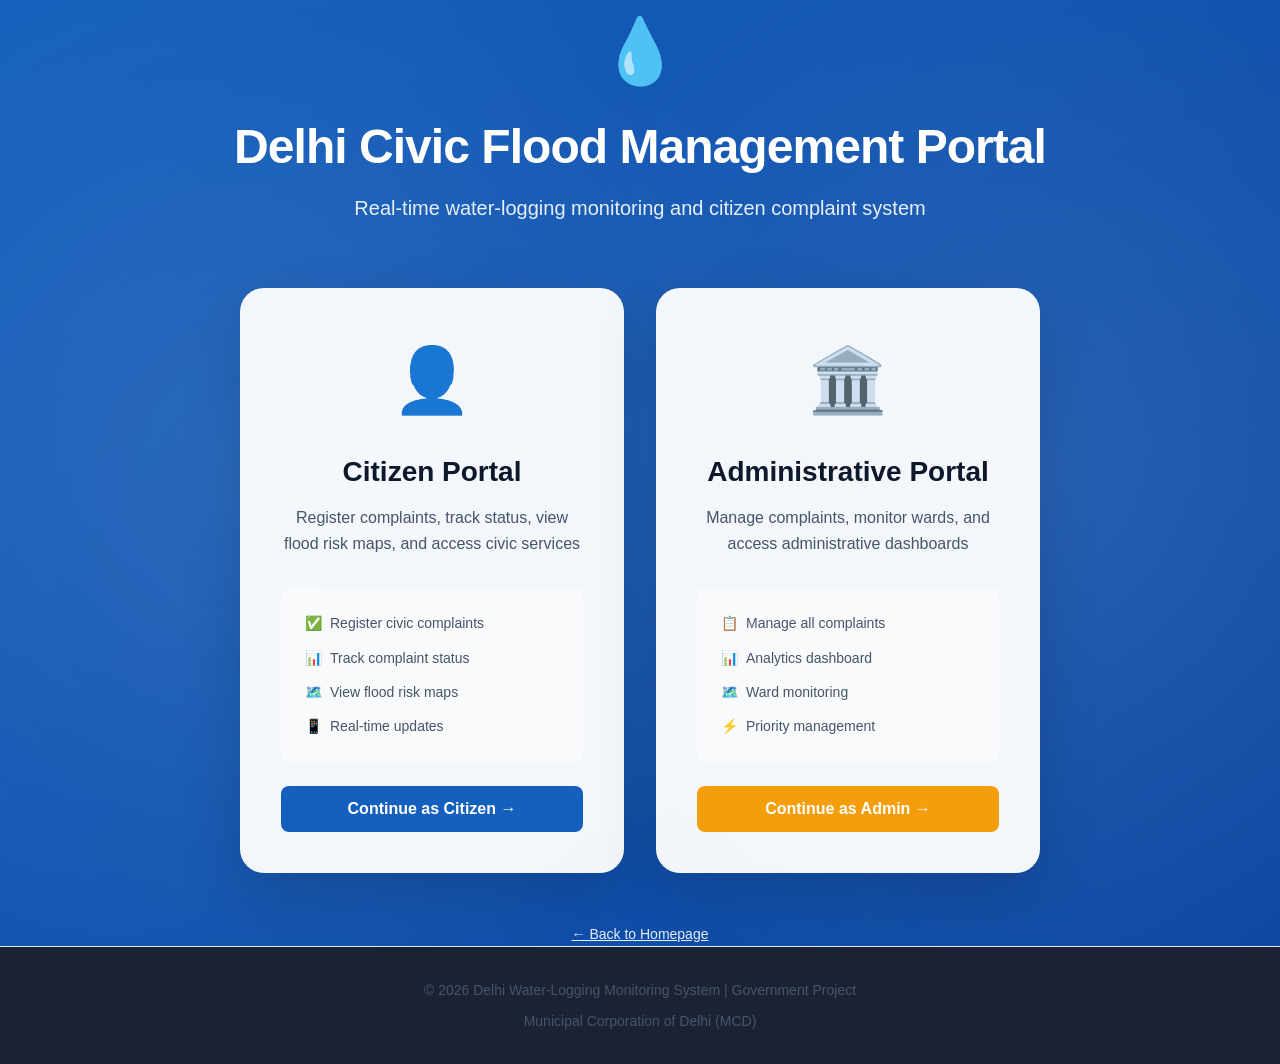
<file: Hackathon_Website/Hack4delhi/my-complaints.html>
<!DOCTYPE html>
<html lang="en">
<head>
    <meta charset="UTF-8">
    <meta name="viewport" content="width=device-width, initial-scale=1.0">
    <title>My Complaints - Delhi Water-Logging System</title>
    <link rel="stylesheet" href="styles.css">
</head>
<body>
    <!-- Navigation Bar -->
    <nav class="navbar" id="main-navbar">
        <!-- Navigation will be dynamically loaded based on role -->
    </nav>

    <!-- Page Header -->
    <section class="dashboard-header">
        <div class="container">
            <h1>📋 My Complaints</h1>
            <p>View and track all complaints filed from this device</p>
        </div>
    </section>

    <!-- Stats Section -->
    <section class="section">
        <div class="container">
            <div class="summary-grid">
                <div class="summary-card info">
                    <h3>Total Complaints</h3>
                    <div class="summary-number" id="total-count">0</div>
                </div>
                <div class="summary-card warning">
                    <h3>Pending</h3>
                    <div class="summary-number" id="pending-count">0</div>
                </div>
                <div class="summary-card stable">
                    <h3>Resolved</h3>
                    <div class="summary-number" id="resolved-count">0</div>
                </div>
                <div class="summary-card critical">
                    <h3>Escalated</h3>
                    <div class="summary-number" id="escalated-count">0</div>
                </div>
            </div>
        </div>
    </section>

    <!-- Search & Filters -->
    <section class="section" style="padding-top: 0;">
        <div class="container">
            <div class="search-filters">
                <input 
                    type="text" 
                    id="search-input" 
                    class="search-input" 
                    placeholder="🔍 Search by ID, ward, or category..."
                    oninput="filterComplaints()"
                >
                
                <div class="filter-chips">
                    <div class="filter-chip active" onclick="filterByStatus('all')">All</div>
                    <div class="filter-chip" onclick="filterByStatus('Pending Verification')">Pending</div>
                    <div class="filter-chip" onclick="filterByStatus('Verified')">Verified</div>
                    <div class="filter-chip" onclick="filterByStatus('In Progress')">In Progress</div>
                    <div class="filter-chip" onclick="filterByStatus('Resolved')">Resolved</div>
                </div>
            </div>

            <!-- Complaints List -->
            <div id="complaints-container">
                <!-- Loaded dynamically -->
            </div>

            <!-- Empty State -->
            <div id="empty-state" class="empty-state hidden">
                <div class="empty-icon">📭</div>
                <h3 class="empty-title">No Complaints Found</h3>
                <p class="empty-message">You haven't filed any complaints yet</p>
                <a href="complaint.html" class="btn btn-primary">Register First Complaint</a>
            </div>
        </div>
    </section>

    <!-- Detail Modal -->
    <div id="detail-modal" class="modal-overlay">
        <div class="modal" style="max-width: 800px;">
            <div class="modal-header">
                <h3 class="modal-title" id="modal-title">Complaint Details</h3>
                <button class="modal-close" onclick="closeModal()">&times;</button>
            </div>
            <div class="modal-body" id="modal-content">
                <!-- Content loaded dynamically -->
            </div>
            <div class="modal-footer">
                <button class="btn btn-secondary" onclick="closeModal()">Close</button>
            </div>
        </div>
    </div>

    <!-- Footer -->
    <footer>
        <div class="container">
            <p>&copy; 2026 Delhi Water-Logging Monitoring System</p>
        </div>
    </footer>

    <!-- Scripts -->
    <script src="auth.js"></script>
    <script src="data.js"></script>
    <script src="script.js"></script>
    <script src="auth.js"></script>
    <script src="complaints.js"></script>
    <script>
        let allComplaints = [];
        let filteredComplaints = [];
        let currentFilter = 'all';

        document.addEventListener('DOMContentLoaded', function() {
            initializeRoleBasedNavigation('my-complaints');
            initializeTheme();
            loadComplaints();
        });

        function loadComplaints() {
            allComplaints = getComplaints();
            filteredComplaints = allComplaints;
            
            updateStats();
            displayComplaints();
        }

        function updateStats() {
            document.getElementById('total-count').textContent = allComplaints.length;
            document.getElementById('pending-count').textContent = 
                allComplaints.filter(c => c.status === 'Pending Verification' || c.status === 'Verified').length;
            document.getElementById('resolved-count').textContent = 
                allComplaints.filter(c => c.status === 'Resolved').length;
            document.getElementById('escalated-count').textContent = 
                allComplaints.filter(c => c.escalated).length;
        }

        function filterByStatus(status) {
            currentFilter = status;
            
            // Update chip states
            document.querySelectorAll('.filter-chip').forEach(chip => {
                chip.classList.remove('active');
            });
            event.target.classList.add('active');
            
            filterComplaints();
        }

        function filterComplaints() {
            const searchTerm = document.getElementById('search-input').value.toLowerCase();
            
            filteredComplaints = allComplaints.filter(c => {
                const matchesSearch = 
                    c.id.toLowerCase().includes(searchTerm) ||
                    c.ward.toLowerCase().includes(searchTerm) ||
                    c.category.toLowerCase().includes(searchTerm);
                
                const matchesStatus = currentFilter === 'all' || c.status === currentFilter;
                
                return matchesSearch && matchesStatus;
            });
            
            displayComplaints();
        }

        function displayComplaints() {
            const container = document.getElementById('complaints-container');
            const emptyState = document.getElementById('empty-state');
            
            if (filteredComplaints.length === 0) {
                container.innerHTML = '';
                emptyState.classList.remove('hidden');
                return;
            }
            
            emptyState.classList.add('hidden');
            
            // Sort by date (newest first)
            const sorted = sortComplaints(filteredComplaints, 'date', 'desc');
            
            container.innerHTML = sorted.map(c => `
                <div class="complaint-card">
                    <div class="complaint-header">
                        <div>
                            <div class="complaint-id">${c.id}</div>
                            <div style="display: flex; gap: 0.5rem; margin-top: 0.5rem; flex-wrap: wrap;">
                                <span class="badge badge-${c.status.toLowerCase().replace(/\s+/g, '-')}">${c.status}</span>
                                <span class="badge badge-${c.severity.toLowerCase()}">${c.severity}</span>
                                ${c.escalated ? '<span class="badge badge-danger">Escalated</span>' : ''}
                            </div>
                        </div>
                        <div style="text-align: right;">
                            <div style="font-size: 0.875rem; color: var(--text-tertiary);">Filed on</div>
                            <div style="font-weight: 600;">${formatDateShort(c.createdAt)}</div>
                        </div>
                    </div>
                    
                    <div class="complaint-meta">
                        <div class="complaint-meta-item">
                            <span>📁</span> ${c.category}
                        </div>
                        <div class="complaint-meta-item">
                            <span>📍</span> ${c.ward}, ${c.zone}
                        </div>
                        ${c.department ? `
                            <div class="complaint-meta-item">
                                <span>🏢</span> ${c.department}
                            </div>
                        ` : ''}
                    </div>
                    
                    <div class="complaint-description">
                        ${c.description.substring(0, 150)}${c.description.length > 150 ? '...' : ''}
                    </div>
                    
                    ${c.officerComment ? `
                        <div class="alert alert-info" style="margin-bottom: 1rem;">
                            <span class="alert-icon">💬</span>
                            <div class="alert-content">
                                <div class="alert-message" style="font-size: 0.875rem;">${c.officerComment}</div>
                            </div>
                        </div>
                    ` : ''}
                    
                    <div class="complaint-actions">
                        <button class="btn btn-primary" onclick='viewDetails(${JSON.stringify(c.id)})'>
                            View Full Details
                        </button>
                        ${c.photoBase64 ? '<span style="font-size: 0.875rem; color: var(--text-tertiary);">📷 Photo attached</span>' : ''}
                    </div>
                </div>
            `).join('');
        }

        function viewDetails(complaintId) {
            const complaint = getComplaint(complaintId);
            if (!complaint) return;
            
            const modalContent = document.getElementById('modal-content');
            modalContent.innerHTML = `
                <!-- Status Info -->
                <div style="display: grid; grid-template-columns: repeat(auto-fit, minmax(200px, 1fr)); gap: 1rem; margin-bottom: 2rem;">
                    <div style="padding: 1rem; background: var(--bg-secondary); border-radius: var(--radius-md);">
                        <div style="font-size: 0.875rem; color: var(--text-secondary); margin-bottom: 0.5rem;">Status</div>
                        <span class="badge badge-${complaint.status.toLowerCase().replace(/\s+/g, '-')}">${complaint.status}</span>
                    </div>
                    <div style="padding: 1rem; background: var(--bg-secondary); border-radius: var(--radius-md);">
                        <div style="font-size: 0.875rem; color: var(--text-secondary); margin-bottom: 0.5rem;">Severity</div>
                        <span class="badge badge-${complaint.severity.toLowerCase()}">${complaint.severity}</span>
                    </div>
                    ${complaint.department ? `
                        <div style="padding: 1rem; background: var(--bg-secondary); border-radius: var(--radius-md);">
                            <div style="font-size: 0.875rem; color: var(--text-secondary); margin-bottom: 0.5rem;">Department</div>
                            <strong>${complaint.department}</strong>
                        </div>
                    ` : ''}
                </div>

                <!-- Timeline -->
                <div style="margin-bottom: 2rem;">
                    <h4 style="margin-bottom: 1rem;">📅 Status Timeline</h4>
                    <div class="timeline">
                        ${complaint.timeline.map(t => `
                            <div class="timeline-item">
                                <div class="timeline-marker ${t.status}">
                                    ${t.status === 'completed' ? '✓' : t.status === 'current' ? '●' : '○'}
                                </div>
                                <div class="timeline-content">
                                    <div class="timeline-title">${t.step}</div>
                                    ${t.date ? `<div class="timeline-date">${formatDate(t.date)}</div>` : ''}
                                </div>
                            </div>
                        `).join('')}
                    </div>
                </div>

                <!-- Details -->
                <div style="display: grid; gap: 1rem; margin-bottom: 2rem;">
                    <div>
                        <strong>Category:</strong> ${complaint.category}
                    </div>
                    <div>
                        <strong>Location:</strong> ${complaint.ward}, ${complaint.zone}
                    </div>
                    <div>
                        <strong>Address:</strong> ${complaint.address}
                    </div>
                    ${complaint.lat && complaint.lng ? `
                        <div>
                            <strong>Coordinates:</strong> 
                            <a href="https://www.google.com/maps?q=${complaint.lat},${complaint.lng}" target="_blank" class="btn btn-secondary" style="font-size: 0.875rem; padding: 0.25rem 0.75rem;">
                                📍 View on Map
                            </a>
                        </div>
                    ` : ''}
                    <div>
                        <strong>Description:</strong>
                        <p style="margin-top: 0.5rem; color: var(--text-secondary);">${complaint.description}</p>
                    </div>
                    ${complaint.eta ? `
                        <div>
                            <strong>Expected Resolution:</strong> ${complaint.eta}
                        </div>
                    ` : ''}
                    ${complaint.officerComment ? `
                        <div class="alert alert-info">
                            <span class="alert-icon">💬</span>
                            <div class="alert-content">
                                <div class="alert-title">Officer Comment</div>
                                <div class="alert-message">${complaint.officerComment}</div>
                            </div>
                        </div>
                    ` : ''}
                </div>

                <!-- Photo -->
                ${complaint.photoBase64 ? `
                    <div style="margin-bottom: 2rem;">
                        <h4 style="margin-bottom: 1rem;">📷 Photo Evidence</h4>
                        <img src="${complaint.photoBase64}" alt="Complaint photo" style="max-width: 100%; border-radius: var(--radius-md); box-shadow: var(--shadow-md);">
                    </div>
                ` : ''}
            `;
            
            document.getElementById('modal-title').textContent = complaint.id;
            document.getElementById('detail-modal').classList.add('active');
        }

        function closeModal() {
            document.getElementById('detail-modal').classList.remove('active');
        }

        function initializeRoleBasedNavigation(activePage) {
            const session = SessionManager.getSession();
            const navbar = document.getElementById('main-navbar');
            
            if (!session) {
                window.location.href = 'portal.html';
                return;
            }

            if (session.role === 'admin') {
                navbar.innerHTML = `
                    <div class="container">
                        <div class="nav-brand">
                            <span class="nav-logo">💧</span>
                            <h2>Delhi Water-Logging System - Admin</h2>
                        </div>
                        <div class="nav-content">
                            <div class="nav-links">
                                <a href="admin-home.html">Admin Home</a>
                                <a href="map.html">🗺️ Flood Map</a>
                                <a href="complaint.html">📝 Register Complaint</a>
                                <a href="track.html">🔍 Track Complaint</a>
                                <a href="my-complaints.html" class="${activePage === 'my-complaints' ? 'active' : ''}">📋 All Complaints</a>
                                <a href="admin-complaints.html">⚡ Manage Complaints</a>
                                <a href="authority.html">🏛️ Authority Dashboard</a>
                            </div>
                            <div class="nav-controls">
                                <div style="display: flex; align-items: center; gap: 0.5rem; padding: 0.5rem 1rem; background: var(--bg-secondary); border-radius: var(--radius-full); border: 1px solid var(--border-color);">
                                    <span style="font-size: 1rem;">🏛️</span>
                                    <span style="font-size: 0.875rem; font-weight: 600; color: var(--text-primary);">${session.username || 'Admin'}</span>
                                </div>
                                <button class="theme-toggle" onclick="toggleTheme()" id="theme-toggle">
                                    <span class="icon" id="theme-icon">🌙</span>
                                    <span id="theme-text">Dark</span>
                                </button>
                                <button class="btn btn-danger" onclick="logout()" style="padding: 0.5rem 1rem; font-size: 0.875rem;">
                                    🚪 Logout
                                </button>
                            </div>
                        </div>
                    </div>
                `;
            } else {
                navbar.innerHTML = `
                    <div class="container">
                        <div class="nav-brand">
                            <span class="nav-logo">💧</span>
                            <h2>Delhi Water-Logging System</h2>
                        </div>
                        <div class="nav-content">
                            <div class="nav-links">
                                <a href="citizen-home.html">Home</a>
                                <a href="map.html">Flood Risk Map</a>
                                <a href="complaint.html">Register Complaint</a>
                                <a href="track.html">Track Complaint</a>
                                <a href="my-complaints.html" class="${activePage === 'my-complaints' ? 'active' : ''}">My Complaints</a>
                            </div>
                            <div class="nav-controls">
                                <div style="display: flex; align-items: center; gap: 0.5rem; padding: 0.5rem 1rem; background: var(--bg-secondary); border-radius: var(--radius-full); border: 1px solid var(--border-color);">
                                    <span style="font-size: 1rem;">👤</span>
                                    <span style="font-size: 0.875rem; font-weight: 600; color: var(--text-primary);">${session.name || 'Citizen'}</span>
                                </div>
                                <button class="theme-toggle" onclick="toggleTheme()" id="theme-toggle">
                                    <span class="icon" id="theme-icon">🌙</span>
                                    <span id="theme-text">Dark</span>
                                </button>
                                <button class="btn btn-secondary" onclick="logout()" style="padding: 0.5rem 1rem; font-size: 0.875rem;">
                                    🚪 Logout
                                </button>
                            </div>
                        </div>
                    </div>
                `;
            }
        }
    </script>
</body>
</html>
</file>
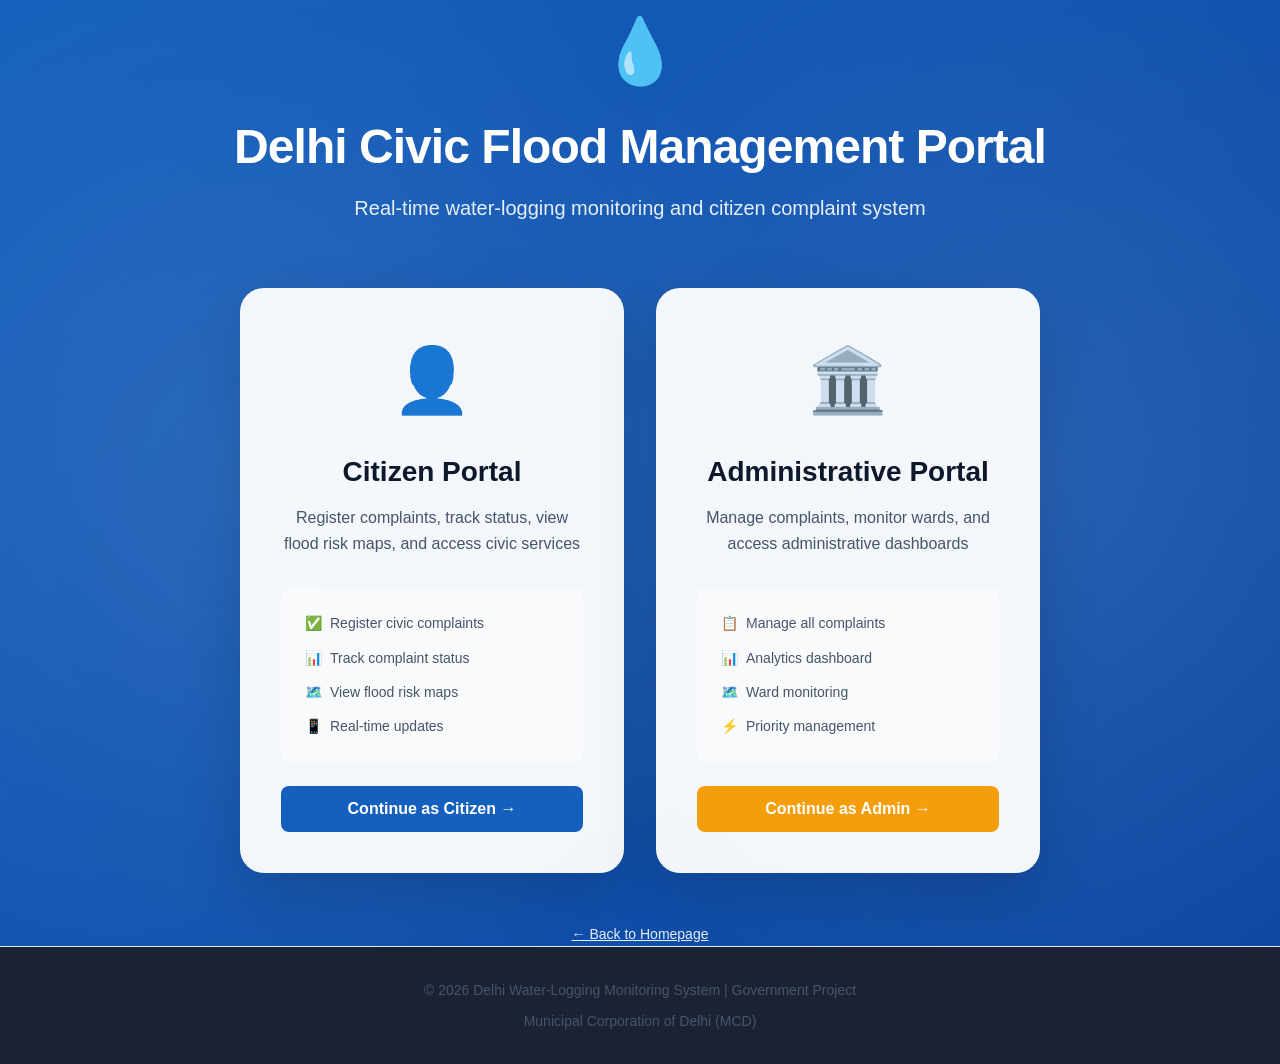
<file: Hackathon_Website/Hack4delhi/portal.html>
<!DOCTYPE html>
<html lang="en">
<head>
    <meta charset="UTF-8">
    <meta name="viewport" content="width=device-width, initial-scale=1.0">
    <title>Delhi Civic Flood Management Portal</title>
    <link rel="stylesheet" href="styles.css">
</head>
<body>
    <!-- Hero Section with Portal Selection -->
    <div style="min-height: 100vh; display: flex; align-items: center; justify-content: center; background: linear-gradient(135deg, var(--primary-blue) 0%, #0d47a1 100%); position: relative; overflow: hidden;">
        <!-- Background Pattern -->
        <div style="position: absolute; inset: 0; background: radial-gradient(circle at 20% 50%, rgba(255,255,255,0.1) 0%, transparent 50%), radial-gradient(circle at 80% 50%, rgba(255,255,255,0.1) 0%, transparent 50%); pointer-events: none;"></div>
        
        <div class="container" style="position: relative; z-index: 1;">
            <!-- Header -->
            <div style="text-align: center; margin-bottom: 4rem;">
                <div style="font-size: 4rem; margin-bottom: 1rem;">💧</div>
                <h1 style="font-size: 3rem; font-weight: 800; color: white; margin-bottom: 1rem; letter-spacing: -0.02em;">
                    Delhi Civic Flood Management Portal
                </h1>
                <p style="font-size: 1.25rem; color: rgba(255, 255, 255, 0.9); max-width: 600px; margin: 0 auto;">
                    Real-time water-logging monitoring and citizen complaint system
                </p>
            </div>

            <!-- Portal Cards -->
            <div style="display: grid; grid-template-columns: repeat(auto-fit, minmax(300px, 1fr)); gap: 2rem; max-width: 800px; margin: 0 auto;">
                <!-- Citizen Portal Card -->
                <div class="portal-card" onclick="selectRole('citizen')" style="cursor: pointer;">
                    <div style="text-align: center;">
                        <div style="font-size: 4rem; margin-bottom: 1.5rem;">👤</div>
                        <h2 style="font-size: 1.75rem; font-weight: 700; color: var(--text-primary); margin-bottom: 1rem;">
                            Citizen Portal
                        </h2>
                        <p style="color: var(--text-secondary); margin-bottom: 2rem; line-height: 1.6;">
                            Register complaints, track status, view flood risk maps, and access civic services
                        </p>
                        <div style="display: flex; flex-direction: column; gap: 0.75rem; text-align: left; padding: 1.5rem; background: var(--bg-secondary); border-radius: var(--radius-md); margin-bottom: 1.5rem;">
                            <div style="display: flex; align-items: center; gap: 0.5rem; font-size: 0.875rem; color: var(--text-secondary);">
                                <span>✅</span> Register civic complaints
                            </div>
                            <div style="display: flex; align-items: center; gap: 0.5rem; font-size: 0.875rem; color: var(--text-secondary);">
                                <span>📊</span> Track complaint status
                            </div>
                            <div style="display: flex; align-items: center; gap: 0.5rem; font-size: 0.875rem; color: var(--text-secondary);">
                                <span>🗺️</span> View flood risk maps
                            </div>
                            <div style="display: flex; align-items: center; gap: 0.5rem; font-size: 0.875rem; color: var(--text-secondary);">
                                <span>📱</span> Real-time updates
                            </div>
                        </div>
                        <button class="btn btn-primary" style="width: 100%; padding: 0.875rem; font-size: 1rem; background: var(--primary-blue); color: white; border: none; border-radius: var(--radius-md); font-weight: 600; cursor: pointer; transition: all 0.2s;">
                            Continue as Citizen →
                        </button>
                    </div>
                </div>

                <!-- Administrative Portal Card -->
                <div class="portal-card" onclick="selectRole('admin')" style="cursor: pointer;">
                    <div style="text-align: center;">
                        <div style="font-size: 4rem; margin-bottom: 1.5rem;">🏛️</div>
                        <h2 style="font-size: 1.75rem; font-weight: 700; color: var(--text-primary); margin-bottom: 1rem;">
                            Administrative Portal
                        </h2>
                        <p style="color: var(--text-secondary); margin-bottom: 2rem; line-height: 1.6;">
                            Manage complaints, monitor wards, and access administrative dashboards
                        </p>
                        <div style="display: flex; flex-direction: column; gap: 0.75rem; text-align: left; padding: 1.5rem; background: var(--bg-secondary); border-radius: var(--radius-md); margin-bottom: 1.5rem;">
                            <div style="display: flex; align-items: center; gap: 0.5rem; font-size: 0.875rem; color: var(--text-secondary);">
                                <span>📋</span> Manage all complaints
                            </div>
                            <div style="display: flex; align-items: center; gap: 0.5rem; font-size: 0.875rem; color: var(--text-secondary);">
                                <span>📊</span> Analytics dashboard
                            </div>
                            <div style="display: flex; align-items: center; gap: 0.5rem; font-size: 0.875rem; color: var(--text-secondary);">
                                <span>🗺️</span> Ward monitoring
                            </div>
                            <div style="display: flex; align-items: center; gap: 0.5rem; font-size: 0.875rem; color: var(--text-secondary);">
                                <span>⚡</span> Priority management
                            </div>
                        </div>
                        <button class="btn btn-warning" style="width: 100%; padding: 0.875rem; font-size: 1rem; background: var(--warning-orange); color: white; border: none; border-radius: var(--radius-md); font-weight: 600; cursor: pointer; transition: all 0.2s;">
                            Continue as Admin →
                        </button>
                    </div>
                </div>
            </div>

            <!-- Quick Access Link -->
            <div style="text-align: center; margin-top: 3rem;">
                <a href="index.html" style="color: rgba(255, 255, 255, 0.9); font-size: 0.875rem; text-decoration: underline; transition: opacity 0.2s;">
                    ← Back to Homepage
                </a>
            </div>
        </div>
    </div>

    <!-- Footer -->
    <footer style="background: rgba(15, 23, 42, 0.95); color: rgba(255, 255, 255, 0.7); padding: 2rem 0; text-align: center;">
        <div class="container">
            <p style="margin-bottom: 0.5rem; font-size: 0.875rem;">&copy; 2026 Delhi Water-Logging Monitoring System | Government Project</p>
            <p style="margin: 0; font-size: 0.875rem;">Municipal Corporation of Delhi (MCD)</p>
        </div>
    </footer>

    <!-- Scripts -->
    <script src="script.js"></script>
    <script src="auth.js"></script>
    <script>
        document.addEventListener('DOMContentLoaded', function() {
            initializeTheme();
            
            // Add hover effects to cards
            const cards = document.querySelectorAll('.portal-card');
            cards.forEach(card => {
                card.addEventListener('mouseenter', function() {
                    this.style.transform = 'translateY(-8px) scale(1.02)';
                });
                card.addEventListener('mouseleave', function() {
                    this.style.transform = 'translateY(0) scale(1)';
                });
            });

            // Check if already logged in
            const session = SessionManager.getSession();
            if (session) {
                if (session.role === 'admin') {
                    window.location.href = 'admin-home.html';
                } else {
                    window.location.href = 'citizen-home.html';
                }
            }
        });

        function selectRole(role) {
            DataAccess.setSelectedRole(role);
            window.location.href = 'auth.html';
        }
    </script>

    <style>
        .portal-card {
            background: rgba(255, 255, 255, 0.95);
            backdrop-filter: blur(20px);
            padding: 2.5rem;
            border-radius: 1.5rem;
            box-shadow: 0 20px 60px rgba(0, 0, 0, 0.15);
            transition: all 0.3s cubic-bezier(0.4, 0, 0.2, 1);
            border: 1px solid rgba(255, 255, 255, 0.3);
        }

        .portal-card:hover {
            box-shadow: 0 30px 80px rgba(0, 0, 0, 0.25);
        }

        .portal-card button:hover {
            transform: translateY(-2px);
            box-shadow: 0 8px 16px rgba(0, 0, 0, 0.2);
        }

        [data-theme="dark"] .portal-card {
            background: rgba(30, 41, 59, 0.95);
            border: 1px solid rgba(255, 255, 255, 0.1);
        }

        @media (max-width: 768px) {
            h1 {
                font-size: 2rem !important;
            }
            
            .portal-card {
                padding: 1.5rem;
            }
        }
    </style>
</body>
</html>
</file>
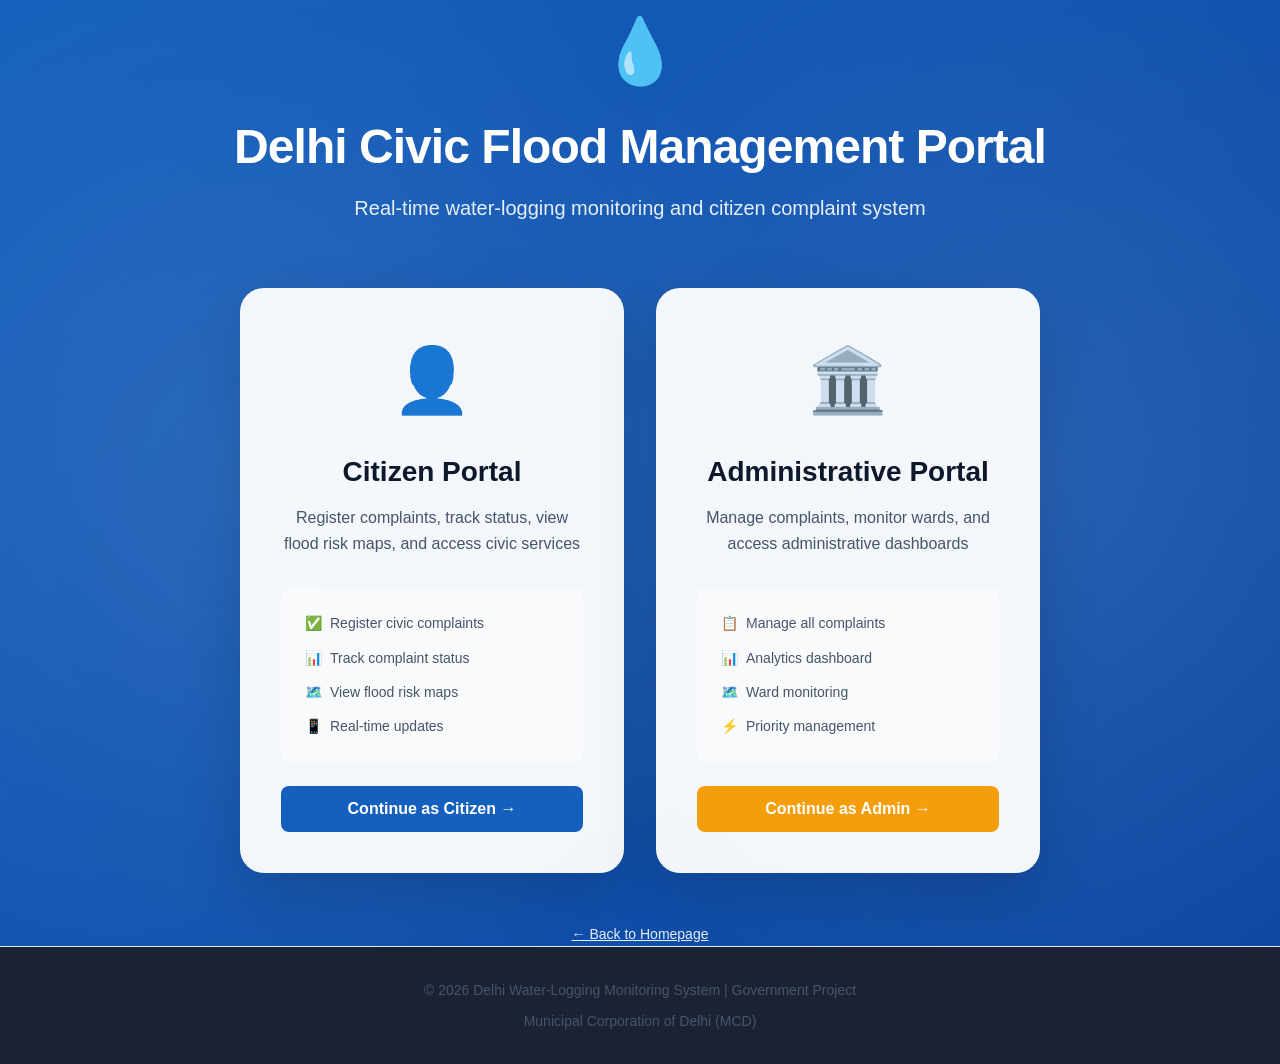
<file: Hackathon_Website/Hack4delhi/track.html>
<!DOCTYPE html>
<html lang="en">
<head>
    <meta charset="UTF-8">
    <meta name="viewport" content="width=device-width, initial-scale=1.0">
    <title>Track Complaint - Delhi Water-Logging System</title>
    <link rel="stylesheet" href="styles.css">
</head>
<body>
    <!-- Navigation Bar -->
    <nav class="navbar" id="main-navbar">
        <!-- Navigation will be dynamically loaded based on role -->
    </nav>

    <!-- Page Header -->
    <section class="dashboard-header">
        <div class="container">
            <h1>🔍 Track Complaint Status</h1>
            <p>Search by Complaint ID or Phone Number</p>
        </div>
    </section>

    <!-- Search Section -->
    <section class="section">
        <div class="container">
            <div class="form-container">
                <div class="form-card">
                    <form id="track-form">
                        <div class="form-group">
                            <label for="search" class="form-label">Complaint ID or Phone Number</label>
                            <input 
                                type="text" 
                                id="search" 
                                name="search" 
                                class="form-input" 
                                placeholder="e.g., DLG-2026-00001 or 9876543210"
                                required
                            >
                            <small class="form-help">Enter your 10-digit phone number or complaint ID</small>
                        </div>

                        <button type="submit" class="btn btn-primary" style="width: 100%;">
                            🔍 Track Complaint
                        </button>
                    </form>
                </div>

                <!-- Search Results -->
                <div id="results-container" class="hidden" style="margin-top: 2rem;">
                    <!-- Results will be displayed here -->
                </div>

                <!-- No Results -->
                <div id="no-results" class="hidden" style="margin-top: 2rem;">
                    <div class="empty-state">
                        <div class="empty-icon">❌</div>
                        <h3 class="empty-title">No Complaint Found</h3>
                        <p class="empty-message">Please check the Complaint ID or Phone Number and try again</p>
                        <a href="complaint.html" class="btn btn-primary">Register New Complaint</a>
                    </div>
                </div>
            </div>
        </div>
    </section>

    <!-- Complaint Detail Modal -->
    <div id="detail-modal" class="modal-overlay">
        <div class="modal" style="max-width: 800px;">
            <div class="modal-header">
                <h3 class="modal-title" id="modal-title">Complaint Details</h3>
                <button class="modal-close" onclick="closeDetailModal()">&times;</button>
            </div>
            <div class="modal-body" id="modal-content">
                <!-- Content loaded dynamically -->
            </div>
            <div class="modal-footer">
                <button class="btn btn-secondary" onclick="closeDetailModal()">Close</button>
                <button id="escalate-btn" class="btn btn-warning hidden" onclick="escalate()">⚠️ Escalate</button>
            </div>
        </div>
    </div>

    <!-- Footer -->
    <footer>
        <div class="container">
            <p>&copy; 2026 Delhi Water-Logging Monitoring System</p>
        </div>
    </footer>

    <!-- Scripts -->
    <script src="auth.js"></script>
    <script src="data.js"></script>
    <script src="script.js"></script>
    <script src="complaints.js"></script>
    <script>
        let currentComplaint = null;

        document.addEventListener('DOMContentLoaded', function() {
            initializeRoleBasedNavigation('track');
            initializeTheme();
            document.getElementById('track-form').addEventListener('submit', handleSearch);
            
            // Check if ID in URL
            const params = new URLSearchParams(window.location.search);
            const id = params.get('id');
            if (id) {
                document.getElementById('search').value = id;
                handleSearch(new Event('submit'));
            }
        });

        function handleSearch(event) {
            event.preventDefault();
            
            const searchTerm = document.getElementById('search').value.trim();
            const results = searchComplaint(searchTerm);
            
            document.getElementById('no-results').classList.add('hidden');
            document.getElementById('results-container').classList.add('hidden');
            
            if (results.length === 0) {
                document.getElementById('no-results').classList.remove('hidden');
            } else if (results.length === 1) {
                currentComplaint = results[0];
                showDetailModal(results[0]);
            } else {
                displayResults(results);
            }
        }

        function displayResults(complaints) {
            const container = document.getElementById('results-container');
            container.classList.remove('hidden');
            
            container.innerHTML = `
                <h3 style="margin-bottom: 1.5rem;">Found ${complaints.length} Complaint(s)</h3>
                ${complaints.map(c => `
                    <div class="complaint-card">
                        <div class="complaint-header">
                            <div>
                                <div class="complaint-id">${c.id}</div>
                                <span class="badge badge-${c.status.toLowerCase().replace(/\s+/g, '-')}">${c.status}</span>
                            </div>
                        </div>
                        <div class="complaint-meta">
                            <div class="complaint-meta-item">
                                <strong>📁 Category:</strong> ${c.category}
                            </div>
                            <div class="complaint-meta-item">
                                <strong>📍 Ward:</strong> ${c.ward}
                            </div>
                            <div class="complaint-meta-item">
                                <strong>📅 Filed:</strong> ${formatDateShort(c.createdAt)}
                            </div>
                            <div class="complaint-meta-item">
                                <strong>⚠️ Severity:</strong> 
                                <span class="badge badge-${c.severity.toLowerCase()}">${c.severity}</span>
                            </div>
                        </div>
                        <div class="complaint-actions">
                            <button class="btn btn-primary" onclick="showDetailModal(getComplaint('${c.id}'))">View Details</button>
                        </div>
                    </div>
                `).join('')}
            `;
        }

        function showDetailModal(complaint) {
            currentComplaint = complaint;
            
            const canEsc = canEscalate(complaint);
            const escalateBtn = document.getElementById('escalate-btn');
            
            if (canEsc) {
                escalateBtn.classList.remove('hidden');
            } else {
                escalateBtn.classList.add('hidden');
            }
            
            const modalContent = document.getElementById('modal-content');
            modalContent.innerHTML = `
                <!-- Status & Basic Info -->
                <div style="display: grid; grid-template-columns: repeat(auto-fit, minmax(200px, 1fr)); gap: 1rem; margin-bottom: 2rem;">
                    <div style="padding: 1rem; background: var(--bg-secondary); border-radius: var(--radius-md);">
                        <div style="font-size: 0.875rem; color: var(--text-secondary); margin-bottom: 0.5rem;">Status</div>
                        <span class="badge badge-${complaint.status.toLowerCase().replace(/\s+/g, '-')}">${complaint.status}</span>
                    </div>
                    <div style="padding: 1rem; background: var(--bg-secondary); border-radius: var(--radius-md);">
                        <div style="font-size: 0.875rem; color: var(--text-secondary); margin-bottom: 0.5rem;">Severity</div>
                        <span class="badge badge-${complaint.severity.toLowerCase()}">${complaint.severity}</span>
                    </div>
                    <div style="padding: 1rem; background: var(--bg-secondary); border-radius: var(--radius-md);">
                        <div style="font-size: 0.875rem; color: var(--text-secondary); margin-bottom: 0.5rem;">Escalated</div>
                        <span>${complaint.escalated ? '✅ Yes' : '❌ No'}</span>
                    </div>
                    ${complaint.department ? `
                        <div style="padding: 1rem; background: var(--bg-secondary); border-radius: var(--radius-md);">
                            <div style="font-size: 0.875rem; color: var(--text-secondary); margin-bottom: 0.5rem;">Department</div>
                            <strong>${complaint.department}</strong>
                        </div>
                    ` : ''}
                </div>

                <!-- Timeline -->
                <div style="margin-bottom: 2rem;">
                    <h4 style="margin-bottom: 1rem;">📅 Status Timeline</h4>
                    <div class="timeline">
                        ${complaint.timeline.map(t => `
                            <div class="timeline-item">
                                <div class="timeline-marker ${t.status}">
                                    ${t.status === 'completed' ? '✓' : t.status === 'current' ? '●' : '○'}
                                </div>
                                <div class="timeline-content">
                                    <div class="timeline-title">${t.step}</div>
                                    ${t.date ? `<div class="timeline-date">${formatDate(t.date)}</div>` : ''}
                                </div>
                            </div>
                        `).join('')}
                    </div>
                </div>

                <!-- Details -->
                <div style="display: grid; gap: 1rem; margin-bottom: 2rem;">
                    <div>
                        <strong>Category:</strong> ${complaint.category}
                    </div>
                    <div>
                        <strong>Ward:</strong> ${complaint.ward} (${complaint.zone})
                    </div>
                    <div>
                        <strong>Address:</strong> ${complaint.address}
                    </div>
                    ${complaint.lat && complaint.lng ? `
                        <div>
                            <strong>Location:</strong> 
                            <a href="https://www.google.com/maps?q=${complaint.lat},${complaint.lng}" target="_blank" class="btn btn-secondary" style="font-size: 0.875rem; padding: 0.25rem 0.75rem;">
                                📍 View on Map
                            </a>
                        </div>
                    ` : ''}
                    <div>
                        <strong>Description:</strong>
                        <p style="margin-top: 0.5rem; color: var(--text-secondary);">${complaint.description}</p>
                    </div>
                    <div>
                        <strong>Filed On:</strong> ${formatDate(complaint.createdAt)}
                    </div>
                    ${complaint.eta ? `
                        <div>
                            <strong>Expected Resolution:</strong> ${complaint.eta}
                        </div>
                    ` : ''}
                    ${complaint.officerComment ? `
                        <div class="alert alert-info">
                            <span class="alert-icon">💬</span>
                            <div class="alert-content">
                                <div class="alert-title">Officer Comment</div>
                                <div class="alert-message">${complaint.officerComment}</div>
                            </div>
                        </div>
                    ` : ''}
                </div>

                <!-- Photo -->
                ${complaint.photoBase64 ? `
                    <div style="margin-bottom: 2rem;">
                        <h4 style="margin-bottom: 1rem;">📷 Photo Evidence</h4>
                        <img src="${complaint.photoBase64}" alt="Complaint photo" style="max-width: 100%; border-radius: var(--radius-md); box-shadow: var(--shadow-md);">
                    </div>
                ` : ''}

                <!-- Citizen Info -->
                <div style="padding: 1rem; background: var(--bg-secondary); border-radius: var(--radius-md);">
                    <h4 style="margin-bottom: 1rem;">👤 Citizen Information</h4>
                    <div style="display: grid; gap: 0.5rem;">
                        <div><strong>Name:</strong> ${complaint.citizen.name}</div>
                        <div><strong>Phone:</strong> ${complaint.citizen.phone}</div>
                        ${complaint.citizen.email ? `<div><strong>Email:</strong> ${complaint.citizen.email}</div>` : ''}
                    </div>
                </div>

                ${canEsc ? `
                    <div class="alert alert-warning" style="margin-top: 1.5rem;">
                        <span class="alert-icon">⏰</span>
                        <div class="alert-content">
                            <div class="alert-title">Escalation Available</div>
                            <div class="alert-message">This complaint has been pending for more than 48 hours. You can escalate it to higher authorities.</div>
                        </div>
                    </div>
                ` : ''}
            `;
            
            document.getElementById('modal-title').textContent = complaint.id;
            document.getElementById('detail-modal').classList.add('active');
        }

        function closeDetailModal() {
            document.getElementById('detail-modal').classList.remove('active');
        }

        function escalate() {
            if (currentComplaint && escalateComplaint(currentComplaint.id)) {
                currentComplaint.escalated = true;
                simulateNotification(currentComplaint, 'escalated');
                showDetailModal(currentComplaint);
            }
        }

        function initializeRoleBasedNavigation(activePage) {
            const session = SessionManager.getSession();
            const navbar = document.getElementById('main-navbar');
            
            if (!session) {
                window.location.href = 'portal.html';
                return;
            }

            if (session.role === 'admin') {
                navbar.innerHTML = `
                    <div class="container">
                        <div class="nav-brand">
                            <span class="nav-logo">💧</span>
                            <h2>Delhi Water-Logging System - Admin</h2>
                        </div>
                        <div class="nav-content">
                            <div class="nav-links">
                                <a href="admin-home.html">Admin Home</a>
                                <a href="map.html">🗺️ Flood Map</a>
                                <a href="complaint.html">📝 Register Complaint</a>
                                <a href="track.html" class="${activePage === 'track' ? 'active' : ''}">🔍 Track Complaint</a>
                                <a href="my-complaints.html">📋 All Complaints</a>
                                <a href="admin-complaints.html">⚡ Manage Complaints</a>
                                <a href="authority.html">🏛️ Authority Dashboard</a>
                            </div>
                            <div class="nav-controls">
                                <div style="display: flex; align-items: center; gap: 0.5rem; padding: 0.5rem 1rem; background: var(--bg-secondary); border-radius: var(--radius-full); border: 1px solid var(--border-color);">
                                    <span style="font-size: 1rem;">🏛️</span>
                                    <span style="font-size: 0.875rem; font-weight: 600; color: var(--text-primary);">${session.username || 'Admin'}</span>
                                </div>
                                <button class="theme-toggle" onclick="toggleTheme()" id="theme-toggle">
                                    <span class="icon" id="theme-icon">🌙</span>
                                    <span id="theme-text">Dark</span>
                                </button>
                                <button class="btn btn-danger" onclick="logout()" style="padding: 0.5rem 1rem; font-size: 0.875rem;">
                                    🚪 Logout
                                </button>
                            </div>
                        </div>
                    </div>
                `;
            } else {
                navbar.innerHTML = `
                    <div class="container">
                        <div class="nav-brand">
                            <span class="nav-logo">💧</span>
                            <h2>Delhi Water-Logging System</h2>
                        </div>
                        <div class="nav-content">
                            <div class="nav-links">
                                <a href="citizen-home.html">Home</a>
                                <a href="map.html">Flood Risk Map</a>
                                <a href="complaint.html">Register Complaint</a>
                                <a href="track.html" class="${activePage === 'track' ? 'active' : ''}">Track Complaint</a>
                                <a href="my-complaints.html">My Complaints</a>
                            </div>
                            <div class="nav-controls">
                                <div style="display: flex; align-items: center; gap: 0.5rem; padding: 0.5rem 1rem; background: var(--bg-secondary); border-radius: var(--radius-full); border: 1px solid var(--border-color);">
                                    <span style="font-size: 1rem;">👤</span>
                                    <span style="font-size: 0.875rem; font-weight: 600; color: var(--text-primary);">${session.name || 'Citizen'}</span>
                                </div>
                                <button class="theme-toggle" onclick="toggleTheme()" id="theme-toggle">
                                    <span class="icon" id="theme-icon">🌙</span>
                                    <span id="theme-text">Dark</span>
                                </button>
                                <button class="btn btn-secondary" onclick="logout()" style="padding: 0.5rem 1rem; font-size: 0.875rem;">
                                    🚪 Logout
                                </button>
                            </div>
                        </div>
                    </div>
                `;
            }
        }
    </script>
</body>
</html>
</file>
<file: styles.css>
/**
 * STYLES.CSS - Modern Beautiful UI with Light/Dark Mode
 * Delhi Water-Logging Hotspot Mapping System
 * Design inspired by Linear, modern web apps, and civic-tech aesthetics
 */

/* ============================================
   IMPORTS - Modern Font (Inter)
   ============================================ */
@import url('https://fonts.googleapis.com/css2?family=Inter:wght@300;400;500;600;700;800&display=swap');

/* ============================================
   CSS CUSTOM PROPERTIES - Design Tokens
   ============================================ */
:root {
    /* ===== Color Palette - Light Mode ===== */
    --primary: #1560BD;
    --primary-hover: #0d4d99;
    --primary-light: #2d74cc;
    --secondary: #536878;
    --secondary-hover: #465764;
    
    /* Status Colors */
    --success: #16a34a;
    --warning: #f59e0b;
    --danger: #dc2626;
    --info: #0ea5e9;
    
    /* Neutral Colors - Light Mode */
    --bg-primary: #ffffff;
    --bg-secondary: #f8fafc;
    --bg-tertiary: #f1f5f9;
    --bg-elevated: #ffffff;
    --bg-overlay: rgba(248, 250, 252, 0.95);
    
    --text-primary: #0f172a;
    --text-secondary: #475569;
    --text-tertiary: #94a3b8;
    --text-inverse: #ffffff;
    
    --border-primary: #e2e8f0;
    --border-secondary: #cbd5e1;
    --border-focus: #1560BD;
    
    --shadow-sm: 0 1px 2px 0 rgba(0, 0, 0, 0.05);
    --shadow-md: 0 4px 6px -1px rgba(0, 0, 0, 0.1), 0 2px 4px -1px rgba(0, 0, 0, 0.06);
    --shadow-lg: 0 10px 15px -3px rgba(0, 0, 0, 0.1), 0 4px 6px -2px rgba(0, 0, 0, 0.05);
    --shadow-xl: 0 20px 25px -5px rgba(0, 0, 0, 0.1), 0 10px 10px -5px rgba(0, 0, 0, 0.04);
    
    /* ===== Spacing Scale ===== */
    --space-1: 0.25rem;
    --space-2: 0.5rem;
    --space-3: 0.75rem;
    --space-4: 1rem;
    --space-5: 1.25rem;
    --space-6: 1.5rem;
    --space-8: 2rem;
    --space-10: 2.5rem;
    --space-12: 3rem;
    --space-16: 4rem;
    
    /* ===== Typography Scale ===== */
    --text-xs: 0.75rem;
    --text-sm: 0.875rem;
    --text-base: 1rem;
    --text-lg: 1.125rem;
    --text-xl: 1.25rem;
    --text-2xl: 1.5rem;
    --text-3xl: 1.875rem;
    --text-4xl: 2.25rem;
    --text-5xl: 3rem;
    
    /* ===== Border Radius ===== */
    --radius-sm: 0.375rem;
    --radius-md: 0.5rem;
    --radius-lg: 0.75rem;
    --radius-xl: 1rem;
    --radius-2xl: 1.5rem;
    --radius-full: 9999px;
    
    /* ===== Transitions ===== */
    --transition-fast: 150ms cubic-bezier(0.4, 0, 0.2, 1);
    --transition-base: 200ms cubic-bezier(0.4, 0, 0.2, 1);
    --transition-slow: 300ms cubic-bezier(0.4, 0, 0.2, 1);
    
    /* ===== Z-Index Scale ===== */
    --z-base: 0;
    --z-elevated: 10;
    --z-dropdown: 100;
    --z-sticky: 200;
    --z-modal: 300;
    --z-toast: 400;
}

/* ===== Dark Mode Variables ===== */
[data-theme="dark"] {
    --primary: #2d74cc;
    --primary-hover: #4186d6;
    --primary-light: #5393db;
    --secondary: #6b8090;
    --secondary-hover: #7a8fa0;
    
    --bg-primary: #0f172a;
    --bg-secondary: #1e293b;
    --bg-tertiary: #334155;
    --bg-elevated: #1e293b;
    --bg-overlay: rgba(30, 41, 59, 0.95);
    
    --text-primary: #f1f5f9;
    --text-secondary: #cbd5e1;
    --text-tertiary: #64748b;
    --text-inverse: #0f172a;
    
    --border-primary: #334155;
    --border-secondary: #475569;
    
    --shadow-sm: 0 1px 2px 0 rgba(0, 0, 0, 0.3);
    --shadow-md: 0 4px 6px -1px rgba(0, 0, 0, 0.4), 0 2px 4px -1px rgba(0, 0, 0, 0.3);
    --shadow-lg: 0 10px 15px -3px rgba(0, 0, 0, 0.5), 0 4px 6px -2px rgba(0, 0, 0, 0.4);
    --shadow-xl: 0 20px 25px -5px rgba(0, 0, 0, 0.6), 0 10px 10px -5px rgba(0, 0, 0, 0.5);
}

/* ============================================
   GLOBAL RESET & BASE STYLES
   ============================================ */
* {
    margin: 0;
    padding: 0;
    box-sizing: border-box;
}

html {
    font-size: 16px;
    -webkit-font-smoothing: antialiased;
    -moz-osx-font-smoothing: grayscale;
}

body {
    font-family: 'Inter', -apple-system, BlinkMacSystemFont, 'Segoe UI', sans-serif;
    line-height: 1.6;
    color: var(--text-primary);
    background-color: var(--bg-primary);
    transition: background-color var(--transition-base), color var(--transition-base);
    position: relative;
}

/* Subtle background pattern */
body::before {
    content: '';
    position: fixed;
    top: 0;
    left: 0;
    right: 0;
    bottom: 0;
    background-image: 
        radial-gradient(circle at 20% 30%, rgba(21, 96, 189, 0.03) 0%, transparent 50%),
        radial-gradient(circle at 80% 70%, rgba(14, 165, 233, 0.03) 0%, transparent 50%);
    pointer-events: none;
    z-index: 0;
}

body > * {
    position: relative;
    z-index: 1;
}

.container {
    max-width: 1280px;
    margin: 0 auto;
    padding: 0 var(--space-6);
}

/* ============================================
   NAVIGATION BAR - Modern Floating Style
   ============================================ */
.navbar {
    background: rgba(255, 255, 255, 0.7);
    backdrop-filter: blur(20px) saturate(180%);
    -webkit-backdrop-filter: blur(20px) saturate(180%);
    border-bottom: 1px solid rgba(255, 255, 255, 0.2);
    box-shadow: 0 4px 6px rgba(0, 0, 0, 0.02);
    padding: var(--space-4) 0;
    position: sticky;
    top: 0;
    z-index: var(--z-sticky);
    transition: all var(--transition-base);
}

[data-theme="dark"] .navbar {
    background: rgba(30, 41, 59, 0.7);
    border-bottom: 1px solid rgba(255, 255, 255, 0.1);
}

.navbar .container {
    display: flex;
    justify-content: space-between;
    align-items: center;
}

.nav-brand {
    display: flex;
    align-items: center;
    gap: var(--space-3);
}

.nav-brand h2 {
    font-size: var(--text-lg);
    font-weight: 700;
    color: var(--text-primary);
    letter-spacing: -0.02em;
}

.nav-logo {
    font-size: var(--text-2xl);
}

.nav-content {
    display: flex;
    align-items: center;
    gap: var(--space-8);
}

.nav-links {
    display: flex;
    gap: var(--space-2);
    align-items: center;
}

.nav-controls {
    display: flex;
    align-items: center;
    gap: var(--space-3);
}

.nav-links a {
    color: var(--text-secondary);
    text-decoration: none;
    font-weight: 500;
    font-size: var(--text-sm);
    padding: var(--space-2) var(--space-4);
    border-radius: var(--radius-md);
    transition: all var(--transition-fast);
    letter-spacing: -0.01em;
}

.nav-links a:hover {
    color: var(--text-primary);
    background-color: var(--bg-secondary);
}

.nav-links a.active {
    color: var(--primary);
    background-color: rgba(21, 96, 189, 0.1);
}

/* Language Selector */
.language-selector {
    background: var(--bg-secondary);
    border: 1px solid var(--border-primary);
    color: var(--text-secondary);
    padding: var(--space-2) var(--space-3);
    border-radius: var(--radius-full);
    cursor: pointer;
    font-size: var(--text-sm);
    font-weight: 500;
    transition: all var(--transition-fast);
    font-family: 'Inter', sans-serif;
    min-width: 110px;
}

.language-selector:hover {
    background: var(--bg-tertiary);
    border-color: var(--border-secondary);
    color: var(--text-primary);
}

.language-selector:focus {
    outline: none;
    border-color: var(--primary);
    box-shadow: 0 0 0 3px rgba(21, 96, 189, 0.1);
}

/* Theme Toggle Button */
.theme-toggle {
    background: var(--bg-secondary);
    border: 1px solid var(--border-primary);
    color: var(--text-secondary);
    padding: var(--space-2) var(--space-3);
    border-radius: var(--radius-full);
    cursor: pointer;
    display: flex;
    align-items: center;
    gap: var(--space-2);
    font-size: var(--text-sm);
    font-weight: 500;
    transition: all var(--transition-fast);
    font-family: 'Inter', sans-serif;
}

.theme-toggle:hover {
    background: var(--bg-tertiary);
    border-color: var(--border-secondary);
    color: var(--text-primary);
}

.theme-toggle .icon {
    font-size: var(--text-lg);
}

/* ============================================
   HERO SECTION - Modern Gradient
   ============================================ */
.hero {
    background: linear-gradient(135deg, var(--primary) 0%, #0d4d99 100%);
    color: white;
    padding: var(--space-16) 0 var(--space-12);
    text-align: center;
    position: relative;
    overflow: hidden;
}

.hero::before {
    content: '';
    position: absolute;
    top: 0;
    left: 0;
    right: 0;
    bottom: 0;
    background: 
        radial-gradient(circle at 20% 50%, rgba(255,255,255,0.1) 0%, transparent 50%),
        radial-gradient(circle at 80% 50%, rgba(255,255,255,0.1) 0%, transparent 50%);
    pointer-events: none;
}

.hero .container {
    position: relative;
    z-index: 1;
}

.hero h1 {
    font-size: var(--text-5xl);
    margin-bottom: var(--space-4);
    font-weight: 800;
    letter-spacing: -0.03em;
    line-height: 1.1;
}

.hero .subtitle {
    font-size: var(--text-xl);
    opacity: 0.95;
    font-weight: 400;
    max-width: 700px;
    margin: 0 auto;
}

/* ============================================
   SECTIONS - Clean Layout
   ============================================ */
.section {
    padding: var(--space-12) 0;
}

.section-header {
    margin-bottom: var(--space-8);
}

.section-title {
    font-size: var(--text-3xl);
    font-weight: 700;
    color: var(--text-primary);
    margin-bottom: var(--space-3);
    letter-spacing: -0.02em;
}

.section-description {
    font-size: var(--text-lg);
    color: var(--text-secondary);
    max-width: 800px;
    line-height: 1.7;
}

/* Problem Section */
.problem-section {
    background-color: var(--bg-secondary);
}

/* ============================================
   STATISTICS - Bento Grid Layout
   ============================================ */
.stats-section {
    background-color: var(--bg-primary);
}

.stats-grid {
    display: grid;
    grid-template-columns: repeat(auto-fit, minmax(280px, 1fr));
    gap: var(--space-6);
}

.stat-card {
    background: rgba(255, 255, 255, 0.6);
    backdrop-filter: blur(16px) saturate(180%);
    -webkit-backdrop-filter: blur(16px) saturate(180%);
    padding: var(--space-8);
    border-radius: var(--radius-xl);
    border: 1px solid rgba(255, 255, 255, 0.3);
    box-shadow: 
        0 8px 32px rgba(0, 0, 0, 0.08),
        inset 0 1px 0 rgba(255, 255, 255, 0.5);
    transition: all var(--transition-base);
    position: relative;
    overflow: hidden;
}

[data-theme="dark"] .stat-card {
    background: rgba(30, 41, 59, 0.6);
    border: 1px solid rgba(255, 255, 255, 0.1);
    box-shadow: 
        0 8px 32px rgba(0, 0, 0, 0.3),
        inset 0 1px 0 rgba(255, 255, 255, 0.1);
}

/* Gradient border effect on hover */
.stat-card::before {
    content: '';
    position: absolute;
    top: -2px;
    left: -2px;
    right: -2px;
    bottom: -2px;
    background: linear-gradient(135deg, var(--primary), var(--info), var(--primary));
    background-size: 200% 200%;
    border-radius: var(--radius-xl);
    opacity: 0;
    z-index: -1;
    transition: opacity var(--transition-base);
    animation: gradientRotate 3s linear infinite;
}

@keyframes gradientRotate {
    0% { background-position: 0% 50%; }
    50% { background-position: 100% 50%; }
    100% { background-position: 0% 50%; }
}

/* Shine effect */
.stat-card::after {
    content: '';
    position: absolute;
    top: 0;
    left: -100%;
    width: 100%;
    height: 100%;
    background: linear-gradient(90deg, 
        transparent 0%, 
        rgba(255,255,255,0.1) 50%, 
        transparent 100%);
    transition: left 0.5s ease;
}

.stat-card:hover {
    transform: translateY(-8px) scale(1.02);
    border-color: transparent;
    box-shadow: 
        var(--shadow-xl),
        0 0 0 1px var(--primary);
}

.stat-card:hover::before {
    opacity: 1;
}

.stat-card:hover::after {
    left: 100%;
}

.stat-icon {
    font-size: var(--text-4xl);
    margin-bottom: var(--space-4);
    opacity: 0.9;
}

.stat-number {
    font-size: var(--text-4xl);
    font-weight: 800;
    color: var(--primary);
    margin-bottom: var(--space-2);
    letter-spacing: -0.02em;
}

.stat-label {
    font-size: var(--text-base);
    font-weight: 600;
    color: var(--text-primary);
    margin-bottom: var(--space-2);
}

.stat-description {
    font-size: var(--text-sm);
    color: var(--text-tertiary);
    font-weight: 400;
}

/* ============================================
   FEATURES - Card Grid
   ============================================ */
.features-section {
    background-color: var(--bg-secondary);
}

.features-grid {
    display: grid;
    grid-template-columns: repeat(auto-fit, minmax(280px, 1fr));
    gap: var(--space-6);
}

.feature-card {
    background: rgba(255, 255, 255, 0.5);
    backdrop-filter: blur(12px) saturate(180%);
    -webkit-backdrop-filter: blur(12px) saturate(180%);
    padding: var(--space-8);
    border-radius: var(--radius-lg);
    border: 1px solid rgba(255, 255, 255, 0.3);
    box-shadow: 
        0 8px 32px rgba(0, 0, 0, 0.06),
        inset 0 1px 0 rgba(255, 255, 255, 0.4);
    transition: all var(--transition-base);
    position: relative;
    overflow: hidden;
}

[data-theme="dark"] .feature-card {
    background: rgba(30, 41, 59, 0.5);
    border: 1px solid rgba(255, 255, 255, 0.1);
    box-shadow: 
        0 8px 32px rgba(0, 0, 0, 0.2),
        inset 0 1px 0 rgba(255, 255, 255, 0.1);
}

.feature-card::before {
    content: '';
    position: absolute;
    inset: 0;
    background: linear-gradient(135deg, var(--primary) 0%, transparent 100%);
    opacity: 0;
    transition: opacity var(--transition-base);
}

.feature-card:hover {
    border-color: var(--primary);
    box-shadow: var(--shadow-lg);
    transform: translateY(-4px);
}

.feature-card:hover::before {
    opacity: 0.05;
}

.feature-card h3,
.feature-card p {
    position: relative;
    z-index: 1;
}

.feature-card h3 {
    color: var(--text-primary);
    margin-bottom: var(--space-3);
    font-size: var(--text-xl);
    font-weight: 600;
}

.feature-card p {
    color: var(--text-secondary);
    font-size: var(--text-sm);
    line-height: 1.7;
}

/* ============================================
   CTA SECTION - Bold & Clear
   ============================================ */
.cta-section {
    padding: var(--space-16) 0;
    background: linear-gradient(135deg, var(--primary) 0%, #0d4d99 100%);
    color: white;
    text-align: center;
    position: relative;
    overflow: hidden;
}

.cta-section::before {
    content: '';
    position: absolute;
    top: 0;
    left: 0;
    right: 0;
    bottom: 0;
    background: radial-gradient(circle at 50% 50%, rgba(255,255,255,0.1) 0%, transparent 70%);
    pointer-events: none;
}

.cta-section .container {
    position: relative;
    z-index: 1;
}

.cta-section h2 {
    font-size: var(--text-4xl);
    font-weight: 800;
    margin-bottom: var(--space-4);
    letter-spacing: -0.02em;
}

.cta-section p {
    font-size: var(--text-lg);
    margin-bottom: var(--space-8);
    opacity: 0.95;
}

.cta-button {
    display: inline-flex;
    align-items: center;
    gap: var(--space-2);
    background-color: white;
    color: var(--primary);
    padding: var(--space-4) var(--space-8);
    border-radius: var(--radius-full);
    text-decoration: none;
    font-weight: 600;
    font-size: var(--text-lg);
    transition: all var(--transition-base);
    box-shadow: var(--shadow-xl);
    position: relative;
    overflow: hidden;
}

.cta-button::before {
    content: '';
    position: absolute;
    top: 50%;
    left: 50%;
    width: 0;
    height: 0;
    background: radial-gradient(circle, var(--primary) 0%, transparent 70%);
    opacity: 0.1;
    transform: translate(-50%, -50%);
    transition: width 0.6s ease, height 0.6s ease;
    border-radius: 50%;
}

.cta-button:hover::before {
    width: 300px;
    height: 300px;
}

.cta-button:hover {
    transform: translateY(-4px) scale(1.05);
    box-shadow: 
        0 25px 50px -12px rgba(0,0,0,0.25),
        0 0 0 3px rgba(21, 96, 189, 0.1);
}

.cta-button > span {
    position: relative;
    z-index: 1;
}

/* ============================================
   MAP PAGE - Interactive Design
   ============================================ */
.map-header {
    background: linear-gradient(135deg, var(--primary) 0%, #0d4d99 100%);
    color: white;
    padding: var(--space-12) 0 var(--space-8);
    text-align: center;
}

.map-header h1 {
    font-size: var(--text-4xl);
    font-weight: 800;
    margin-bottom: var(--space-2);
    letter-spacing: -0.02em;
}

.map-header p {
    font-size: var(--text-lg);
    opacity: 0.95;
}

/* Map Legend - Floating Style */
.map-legend {
    background: rgba(255, 255, 255, 0.7);
    backdrop-filter: blur(20px) saturate(180%);
    -webkit-backdrop-filter: blur(20px) saturate(180%);
    padding: var(--space-4) 0;
    border-bottom: 1px solid rgba(255, 255, 255, 0.2);
    box-shadow: 0 4px 6px rgba(0, 0, 0, 0.02);
    position: sticky;
    top: 73px;
    z-index: var(--z-elevated);
}

[data-theme="dark"] .map-legend {
    background: rgba(30, 41, 59, 0.7);
    border-bottom: 1px solid rgba(255, 255, 255, 0.1);
}

.map-legend .container {
    display: flex;
    align-items: center;
    gap: var(--space-6);
    flex-wrap: wrap;
}

.map-legend h3 {
    font-size: var(--text-sm);
    font-weight: 600;
    color: var(--text-secondary);
    text-transform: uppercase;
    letter-spacing: 0.05em;
}

.legend-items {
    display: flex;
    gap: var(--space-6);
    flex-wrap: wrap;
}

.legend-item {
    display: flex;
    align-items: center;
    gap: var(--space-2);
    font-size: var(--text-sm);
    color: var(--text-secondary);
}

.legend-color {
    width: 16px;
    height: 16px;
    border-radius: var(--radius-sm);
    border: 2px solid white;
    box-shadow: var(--shadow-sm);
}

.legend-color.low { background-color: var(--success); }
.legend-color.medium { background-color: var(--warning); }
.legend-color.high { background-color: var(--danger); }

/* Map Section - Split Layout */
.map-section {
    padding: var(--space-8) 0;
    background-color: var(--bg-secondary);
}

.map-section .container {
    display: grid;
    grid-template-columns: 1fr 380px;
    gap: var(--space-6);
}

.map-container {
    background: rgba(255, 255, 255, 0.5);
    backdrop-filter: blur(16px) saturate(180%);
    -webkit-backdrop-filter: blur(16px) saturate(180%);
    padding: var(--space-6);
    border-radius: var(--radius-xl);
    border: 1px solid rgba(255, 255, 255, 0.3);
    box-shadow: 
        0 8px 32px rgba(0, 0, 0, 0.08),
        inset 0 1px 0 rgba(255, 255, 255, 0.5);
    position: relative;
    overflow: hidden;
}

[data-theme="dark"] .map-container {
    background: rgba(30, 41, 59, 0.5);
    border: 1px solid rgba(255, 255, 255, 0.1);
    box-shadow: 
        0 8px 32px rgba(0, 0, 0, 0.3),
        inset 0 1px 0 rgba(255, 255, 255, 0.1);
}

/* Map glow effect - subtle for glassmorphism */
.map-container::before {
    content: '';
    position: absolute;
    inset: -2px;
    background: linear-gradient(135deg, var(--primary), var(--info));
    opacity: 0;
    z-index: -1;
    border-radius: var(--radius-xl);
    transition: opacity var(--transition-base);
}

.map-container:hover::before {
    opacity: 0.05;
}

.delhi-map {
    width: 100%;
    height: auto;
}

.hotspot-marker {
    /* Simplified - no CSS animations, all handled in JS */
    cursor: pointer;
    filter: drop-shadow(0 1px 3px rgba(0,0,0,0.2));
    will-change: transform;
}

/* Hotspots Sidebar */
.hotspots-sidebar {
    background: rgba(255, 255, 255, 0.5);
    backdrop-filter: blur(16px) saturate(180%);
    -webkit-backdrop-filter: blur(16px) saturate(180%);
    padding: var(--space-6);
    border-radius: var(--radius-xl);
    border: 1px solid rgba(255, 255, 255, 0.3);
    box-shadow: 
        0 8px 32px rgba(0, 0, 0, 0.08),
        inset 0 1px 0 rgba(255, 255, 255, 0.5);
    max-height: 700px;
    overflow-y: auto;
    position: sticky;
    top: 145px;
}

[data-theme="dark"] .hotspots-sidebar {
    background: rgba(30, 41, 59, 0.5);
    border: 1px solid rgba(255, 255, 255, 0.1);
    box-shadow: 
        0 8px 32px rgba(0, 0, 0, 0.3),
        inset 0 1px 0 rgba(255, 255, 255, 0.1);
}

.hotspots-sidebar h3 {
    background: rgba(255, 255, 255, 0.5);
    backdrop-filter: blur(10px);
    -webkit-backdrop-filter: blur(10px);
}

[data-theme="dark"] .hotspots-sidebar h3 {
    background: rgba(30, 41, 59, 0.5);
}

.hotspots-sidebar::-webkit-scrollbar {
    width: 6px;
}

.hotspots-sidebar::-webkit-scrollbar-track {
    background: var(--bg-secondary);
    border-radius: var(--radius-sm);
}

.hotspots-sidebar::-webkit-scrollbar-thumb {
    background: var(--border-secondary);
    border-radius: var(--radius-sm);
}

.hotspots-sidebar h3 {
    color: var(--text-primary);
    font-size: var(--text-lg);
    font-weight: 700;
    margin-bottom: var(--space-4);
    position: sticky;
    top: 0;
    background: var(--bg-elevated);
    padding-bottom: var(--space-3);
    border-bottom: 1px solid var(--border-primary);
}

.hotspot-item {
    display: flex;
    align-items: center;
    gap: var(--space-4);
    padding: var(--space-4);
    border-radius: var(--radius-md);
    cursor: pointer;
    transition: all var(--transition-fast);
    border: 1px solid transparent;
}

.hotspot-item:hover {
    background-color: var(--bg-secondary);
    border-color: var(--border-primary);
}

.hotspot-rank {
    font-weight: 700;
    font-size: var(--text-lg);
    color: var(--primary);
    min-width: 32px;
    text-align: center;
}

.hotspot-info {
    flex: 1;
}

.hotspot-name {
    font-weight: 600;
    color: var(--text-primary);
    font-size: var(--text-sm);
    margin-bottom: var(--space-1);
}

.hotspot-district {
    font-size: var(--text-xs);
    color: var(--text-tertiary);
}

.hotspot-risk {
    padding: var(--space-2) var(--space-3);
    border-radius: var(--radius-full);
    color: white;
    font-weight: 600;
    font-size: var(--text-xs);
    text-transform: uppercase;
    letter-spacing: 0.05em;
}

/* ============================================
   WARD DETAIL PAGE - Rich Information Display
   ============================================ */
.back-section {
    padding: var(--space-4) 0;
    background-color: var(--bg-primary);
    border-bottom: 1px solid var(--border-primary);
}

.back-button {
    color: var(--primary);
    text-decoration: none;
    font-weight: 600;
    display: inline-flex;
    align-items: center;
    gap: var(--space-2);
    font-size: var(--text-sm);
    padding: var(--space-2) var(--space-4);
    border-radius: var(--radius-md);
    transition: all var(--transition-fast);
}

.back-button:hover {
    background-color: var(--bg-secondary);
}

.ward-header {
    background: linear-gradient(135deg, var(--primary) 0%, #0d4d99 100%);
    color: white;
    padding: var(--space-8) 0;
    text-align: center;
}

.ward-header h1 {
    font-size: var(--text-3xl);
    font-weight: 800;
    margin-bottom: var(--space-4);
    letter-spacing: -0.02em;
}

.risk-badge-large {
    display: inline-block;
    padding: var(--space-3) var(--space-6);
    border-radius: var(--radius-full);
    font-size: var(--text-lg);
    font-weight: 700;
    background-color: white;
    box-shadow: var(--shadow-lg);
    text-transform: uppercase;
    letter-spacing: 0.05em;
}

/* Ward Details Grid */
.ward-details-section {
    padding: var(--space-8) 0;
    background-color: var(--bg-secondary);
}

.details-grid {
    display: grid;
    grid-template-columns: repeat(auto-fit, minmax(260px, 1fr));
    gap: var(--space-6);
}

.detail-card {
    background: rgba(255, 255, 255, 0.5);
    backdrop-filter: blur(12px) saturate(180%);
    -webkit-backdrop-filter: blur(12px) saturate(180%);
    padding: var(--space-6);
    border-radius: var(--radius-lg);
    border: 1px solid rgba(255, 255, 255, 0.3);
    box-shadow: 
        0 8px 32px rgba(0, 0, 0, 0.06),
        inset 0 1px 0 rgba(255, 255, 255, 0.4);
    transition: all var(--transition-base);
    position: relative;
    overflow: hidden;
}

[data-theme="dark"] .detail-card {
    background: rgba(30, 41, 59, 0.5);
    border: 1px solid rgba(255, 255, 255, 0.1);
    box-shadow: 
        0 8px 32px rgba(0, 0, 0, 0.2),
        inset 0 1px 0 rgba(255, 255, 255, 0.1);
}

.detail-card::before {
    content: '';
    position: absolute;
    top: 0;
    left: 0;
    width: 4px;
    height: 0;
    background: linear-gradient(180deg, var(--primary), var(--info));
    transition: height var(--transition-base);
}

.detail-card:hover {
    box-shadow: var(--shadow-lg);
    border-color: var(--primary);
    transform: translateX(4px);
}

.detail-card:hover::before {
    height: 100%;
}

.detail-card h3 {
    color: var(--text-secondary);
    margin-bottom: var(--space-4);
    font-size: var(--text-sm);
    font-weight: 600;
    text-transform: uppercase;
    letter-spacing: 0.05em;
}

.risk-score-display {
    text-align: center;
    margin-bottom: var(--space-4);
}

.score-number {
    font-size: var(--text-5xl);
    font-weight: 800;
    color: var(--primary);
    line-height: 1;
    letter-spacing: -0.03em;
}

.score-label {
    font-size: var(--text-sm);
    color: var(--text-tertiary);
    margin-top: var(--space-2);
}

.progress-bar {
    width: 100%;
    height: 8px;
    background-color: var(--bg-tertiary);
    border-radius: var(--radius-full);
    overflow: hidden;
}

.progress-fill {
    height: 100%;
    transition: width var(--transition-slow);
    border-radius: var(--radius-full);
}

.metric-value {
    font-size: var(--text-3xl);
    font-weight: 700;
    color: var(--text-primary);
    margin-bottom: var(--space-2);
    letter-spacing: -0.02em;
}

.metric-label {
    font-size: var(--text-sm);
    color: var(--text-secondary);
}

/* Incidents Section */
.incidents-section {
    padding: var(--space-8) 0;
    background-color: var(--bg-primary);
}

.incidents-section h2 {
    color: var(--text-primary);
    font-size: var(--text-2xl);
    font-weight: 700;
    margin-bottom: var(--space-6);
    letter-spacing: -0.02em;
}

.incidents-list {
    background: rgba(255, 255, 255, 0.5);
    backdrop-filter: blur(12px) saturate(180%);
    -webkit-backdrop-filter: blur(12px) saturate(180%);
    padding: var(--space-6);
    border-radius: var(--radius-lg);
    border: 1px solid rgba(255, 255, 255, 0.3);
    box-shadow: 
        0 8px 32px rgba(0, 0, 0, 0.06),
        inset 0 1px 0 rgba(255, 255, 255, 0.4);
}

[data-theme="dark"] .incidents-list {
    background: rgba(30, 41, 59, 0.5);
    border: 1px solid rgba(255, 255, 255, 0.1);
    box-shadow: 
        0 8px 32px rgba(0, 0, 0, 0.2),
        inset 0 1px 0 rgba(255, 255, 255, 0.1);
}

.incident-item {
    padding: var(--space-4);
    border-left: 3px solid var(--primary);
    background-color: var(--bg-secondary);
    margin-bottom: var(--space-4);
    border-radius: var(--radius-md);
}

.incident-item:last-child {
    margin-bottom: 0;
}

.incident-date {
    font-weight: 600;
    color: var(--text-primary);
    margin-bottom: var(--space-2);
    font-size: var(--text-sm);
}

.incident-severity {
    display: inline-block;
    padding: var(--space-1) var(--space-3);
    border-radius: var(--radius-full);
    font-size: var(--text-xs);
    font-weight: 600;
    margin-bottom: var(--space-2);
    text-transform: uppercase;
    letter-spacing: 0.05em;
}

.incident-severity.severe {
    background-color: rgba(220, 38, 38, 0.1);
    color: var(--danger);
}

.incident-severity.moderate {
    background-color: rgba(245, 158, 11, 0.1);
    color: var(--warning);
}

.incident-severity.minor {
    background-color: rgba(14, 165, 233, 0.1);
    color: var(--info);
}

.incident-details {
    color: var(--text-secondary);
    font-size: var(--text-sm);
    line-height: 1.6;
}

.no-incidents {
    text-align: center;
    color: var(--success);
    padding: var(--space-8);
    font-size: var(--text-lg);
    font-weight: 500;
}

/* Prediction Section */
.prediction-section {
    padding: var(--space-8) 0;
    background-color: var(--bg-secondary);
}

.prediction-section h2 {
    color: var(--text-primary);
    font-size: var(--text-2xl);
    font-weight: 700;
    margin-bottom: var(--space-6);
    letter-spacing: -0.02em;
}

.prediction-card {
    background: rgba(255, 255, 255, 0.5);
    backdrop-filter: blur(12px) saturate(180%);
    -webkit-backdrop-filter: blur(12px) saturate(180%);
    padding: var(--space-6);
    border-radius: var(--radius-lg);
    border: 1px solid rgba(255, 255, 255, 0.3);
    box-shadow: 
        0 8px 32px rgba(0, 0, 0, 0.06),
        inset 0 1px 0 rgba(255, 255, 255, 0.4);
}

[data-theme="dark"] .prediction-card {
    background: rgba(30, 41, 59, 0.5);
    border: 1px solid rgba(255, 255, 255, 0.1);
    box-shadow: 
        0 8px 32px rgba(0, 0, 0, 0.2),
        inset 0 1px 0 rgba(255, 255, 255, 0.1);
}

.prediction-header h3 {
    color: var(--text-primary);
    font-size: var(--text-lg);
    font-weight: 600;
    margin-bottom: var(--space-4);
}

.prediction-result {
    font-size: var(--text-xl);
    font-weight: 600;
    margin-bottom: var(--space-4);
    padding: var(--space-4);
    background-color: var(--bg-secondary);
    border-radius: var(--radius-md);
    text-align: center;
}

.prediction-reasoning {
    color: var(--text-secondary);
    line-height: 1.7;
    margin-bottom: var(--space-6);
    font-size: var(--text-sm);
}

/* Timeline */
.timeline {
    margin-top: var(--space-8);
}

.timeline h3 {
    color: var(--text-primary);
    font-size: var(--text-lg);
    font-weight: 600;
    margin-bottom: var(--space-6);
}

.timeline-items {
    display: flex;
    flex-direction: column;
    gap: var(--space-6);
}

.timeline-item {
    display: flex;
    gap: var(--space-4);
}

.timeline-marker {
    min-width: 48px;
    height: 48px;
    border-radius: var(--radius-full);
    display: flex;
    align-items: center;
    justify-content: center;
    font-weight: 700;
    color: white;
    font-size: var(--text-xl);
    box-shadow: var(--shadow-md);
    position: relative;
    transition: transform var(--transition-base);
}

.timeline-marker::before {
    content: '';
    position: absolute;
    inset: -4px;
    border-radius: var(--radius-full);
    background: inherit;
    opacity: 0.2;
    z-index: -1;
    transition: all var(--transition-base);
}

.timeline-item:hover .timeline-marker {
    transform: scale(1.1);
}

.timeline-item:hover .timeline-marker::before {
    inset: -8px;
    opacity: 0.3;
}

.timeline-marker.before {
    background: linear-gradient(135deg, var(--primary), var(--info));
}

.timeline-marker.during {
    background: linear-gradient(135deg, var(--warning), #ea580c);
}

.timeline-marker.after {
    background: linear-gradient(135deg, var(--success), #15803d);
}

.timeline-content {
    flex: 1;
    padding: var(--space-4);
    background-color: var(--bg-secondary);
    border-radius: var(--radius-md);
    border: 1px solid var(--border-primary);
}

.timeline-content h4 {
    color: var(--text-primary);
    font-weight: 600;
    margin-bottom: var(--space-3);
}

.timeline-content ul {
    margin-left: var(--space-5);
    color: var(--text-secondary);
}

.timeline-content li {
    margin-bottom: var(--space-2);
    font-size: var(--text-sm);
    line-height: 1.6;
}

/* Recommendations */
.recommendations-section {
    padding: var(--space-8) 0;
    background-color: var(--bg-primary);
}

.recommendations-section h2 {
    color: var(--text-primary);
    font-size: var(--text-2xl);
    font-weight: 700;
    margin-bottom: var(--space-6);
    letter-spacing: -0.02em;
}

.recommendations-grid {
    display: grid;
    grid-template-columns: repeat(auto-fit, minmax(280px, 1fr));
    gap: var(--space-6);
}

.recommendation-card {
    background: rgba(255, 255, 255, 0.5);
    backdrop-filter: blur(12px) saturate(180%);
    -webkit-backdrop-filter: blur(12px) saturate(180%);
    padding: var(--space-6);
    border-radius: var(--radius-lg);
    border: 1px solid rgba(255, 255, 255, 0.3);
    box-shadow: 
        0 8px 32px rgba(0, 0, 0, 0.06),
        inset 0 1px 0 rgba(255, 255, 255, 0.4);
    text-align: center;
    transition: all var(--transition-base);
    position: relative;
    overflow: hidden;
}

[data-theme="dark"] .recommendation-card {
    background: rgba(30, 41, 59, 0.5);
    border: 1px solid rgba(255, 255, 255, 0.1);
    box-shadow: 
        0 8px 32px rgba(0, 0, 0, 0.2),
        inset 0 1px 0 rgba(255, 255, 255, 0.1);
}

.recommendation-card::before {
    content: '';
    position: absolute;
    inset: 0;
    background: radial-gradient(circle at center, var(--primary) 0%, transparent 70%);
    opacity: 0;
    transition: opacity var(--transition-base);
}

.recommendation-card:hover {
    box-shadow: var(--shadow-lg);
    border-color: var(--primary);
    transform: scale(1.05);
}

.recommendation-card:hover::before {
    opacity: 0.05;
}

.recommendation-card > * {
    position: relative;
    z-index: 1;
}

.rec-icon {
    transition: transform var(--transition-base);
}

.recommendation-card:hover .rec-icon {
    transform: scale(1.2) rotate(5deg);
}

.rec-icon {
    font-size: var(--text-4xl);
    margin-bottom: var(--space-4);
}

.recommendation-card h3 {
    color: var(--text-primary);
    font-size: var(--text-lg);
    font-weight: 600;
    margin-bottom: var(--space-2);
}

.recommendation-card p {
    color: var(--text-secondary);
    font-size: var(--text-sm);
    margin-bottom: var(--space-4);
    line-height: 1.6;
}

.priority-badge {
    display: inline-block;
    padding: var(--space-2) var(--space-4);
    border-radius: var(--radius-full);
    font-size: var(--text-xs);
    font-weight: 600;
    text-transform: uppercase;
    letter-spacing: 0.05em;
}

.priority-badge.critical {
    background-color: rgba(220, 38, 38, 0.1);
    color: var(--danger);
}

.priority-badge.high {
    background-color: rgba(245, 158, 11, 0.1);
    color: var(--warning);
}

.priority-badge.medium {
    background-color: rgba(14, 165, 233, 0.1);
    color: var(--info);
}

.priority-badge.low {
    background-color: rgba(22, 163, 74, 0.1);
    color: var(--success);
}

/* ============================================
   AUTHORITY DASHBOARD - Data Dense Interface
   ============================================ */
.dashboard-header {
    background: linear-gradient(135deg, var(--primary) 0%, #0d4d99 100%);
    color: white;
    padding: var(--space-8) 0;
    text-align: center;
}

.dashboard-header h1 {
    font-size: var(--text-4xl);
    font-weight: 800;
    margin-bottom: var(--space-2);
    letter-spacing: -0.02em;
}

.dashboard-header p {
    font-size: var(--text-lg);
    opacity: 0.95;
}

.last-updated {
    margin-top: var(--space-4);
    font-size: var(--text-sm);
    opacity: 0.9;
    font-weight: 500;
}

/* Summary Cards */
.summary-section {
    padding: var(--space-8) 0;
    background-color: var(--bg-secondary);
}

.summary-grid {
    display: grid;
    grid-template-columns: repeat(auto-fit, minmax(260px, 1fr));
    gap: var(--space-6);
}

.summary-card {
    padding: var(--space-6);
    border-radius: var(--radius-lg);
    color: white;
    text-align: center;
    position: relative;
    overflow: hidden;
    border: 1px solid rgba(255, 255, 255, 0.1);
    transition: all var(--transition-base);
}

.summary-card::before {
    content: '';
    position: absolute;
    top: 0;
    left: 0;
    right: 0;
    bottom: 0;
    background: linear-gradient(135deg, rgba(255,255,255,0.1) 0%, transparent 100%);
    pointer-events: none;
}

.summary-card:hover {
    transform: translateY(-4px);
    box-shadow: var(--shadow-xl);
}

.summary-card.critical {
    background: linear-gradient(135deg, var(--danger) 0%, #991b1b 100%);
}

.summary-card.warning {
    background: linear-gradient(135deg, var(--warning) 0%, #d97706 100%);
}

.summary-card.stable {
    background: linear-gradient(135deg, var(--success) 0%, #15803d 100%);
}

.summary-card.info {
    background: linear-gradient(135deg, var(--primary) 0%, #0d4d99 100%);
}

.summary-card h3 {
    font-size: var(--text-sm);
    font-weight: 600;
    text-transform: uppercase;
    letter-spacing: 0.05em;
    margin-bottom: var(--space-4);
    opacity: 0.95;
    position: relative;
}

.summary-number {
    font-size: var(--text-5xl);
    font-weight: 800;
    margin-bottom: var(--space-2);
    line-height: 1;
    position: relative;
    letter-spacing: -0.03em;
}

.summary-card p {
    font-size: var(--text-sm);
    opacity: 0.9;
    position: relative;
}

/* AI Recommendations */
.ai-recommendations-section {
    padding: var(--space-8) 0;
    background-color: var(--bg-primary);
}

.ai-recommendations-section h2 {
    color: var(--text-primary);
    font-size: var(--text-2xl);
    font-weight: 700;
    margin-bottom: var(--space-6);
    letter-spacing: -0.02em;
}

.ai-card {
    background: rgba(255, 255, 255, 0.5);
    backdrop-filter: blur(16px) saturate(180%);
    -webkit-backdrop-filter: blur(16px) saturate(180%);
    padding: var(--space-6);
    border-radius: var(--radius-lg);
    border: 1px solid rgba(255, 255, 255, 0.3);
    box-shadow: 
        0 8px 32px rgba(0, 0, 0, 0.08),
        inset 0 1px 0 rgba(255, 255, 255, 0.5);
}

[data-theme="dark"] .ai-card {
    background: rgba(30, 41, 59, 0.5);
    border: 1px solid rgba(255, 255, 255, 0.1);
    box-shadow: 
        0 8px 32px rgba(0, 0, 0, 0.3),
        inset 0 1px 0 rgba(255, 255, 255, 0.1);
}

.ai-header {
    display: flex;
    align-items: center;
    gap: var(--space-4);
    margin-bottom: var(--space-6);
}

.ai-badge {
    background: linear-gradient(135deg, #8b5cf6 0%, #6d28d9 100%);
    color: white;
    padding: var(--space-2) var(--space-4);
    border-radius: var(--radius-full);
    font-size: var(--text-xs);
    font-weight: 700;
    text-transform: uppercase;
    letter-spacing: 0.1em;
    box-shadow: var(--shadow-sm);
}

.ai-header h3 {
    font-size: var(--text-xl);
    font-weight: 600;
    color: var(--text-primary);
}

.recommendation-rules {
    display: flex;
    flex-direction: column;
    gap: var(--space-4);
}

.rule-item {
    display: flex;
    gap: var(--space-4);
    padding: var(--space-5);
    border-radius: var(--radius-md);
    border: 1px solid var(--border-primary);
    transition: all var(--transition-base);
}

.rule-item:hover {
    box-shadow: var(--shadow-sm);
}

.rule-item.critical-rule {
    background-color: rgba(220, 38, 38, 0.05);
    border-color: rgba(220, 38, 38, 0.2);
}

.rule-item.warning-rule {
    background-color: rgba(245, 158, 11, 0.05);
    border-color: rgba(245, 158, 11, 0.2);
}

.rule-item.stable-rule {
    background-color: rgba(22, 163, 74, 0.05);
    border-color: rgba(22, 163, 74, 0.2);
}

.rule-icon {
    font-size: var(--text-3xl);
}

.rule-content h4 {
    color: var(--text-primary);
    font-weight: 600;
    margin-bottom: var(--space-3);
    font-size: var(--text-base);
}

.rule-content ul {
    margin-left: var(--space-5);
    color: var(--text-secondary);
}

.rule-content li {
    margin-bottom: var(--space-2);
    font-size: var(--text-sm);
    line-height: 1.6;
}

/* Wards Table */
.wards-table-section {
    padding: var(--space-8) 0;
    background-color: var(--bg-secondary);
}

.wards-table-section h2 {
    color: var(--text-primary);
    font-size: var(--text-2xl);
    font-weight: 700;
    margin-bottom: var(--space-4);
    letter-spacing: -0.02em;
}

.table-controls {
    margin-bottom: var(--space-6);
    display: flex;
    gap: var(--space-3);
    flex-wrap: wrap;
}

.filter-btn {
    padding: var(--space-2) var(--space-5);
    border: 1px solid var(--border-primary);
    background-color: var(--bg-elevated);
    color: var(--text-secondary);
    border-radius: var(--radius-full);
    font-weight: 600;
    font-size: var(--text-sm);
    cursor: pointer;
    transition: all var(--transition-fast);
    font-family: 'Inter', sans-serif;
}

.filter-btn:hover {
    background-color: var(--bg-secondary);
    color: var(--text-primary);
}

.filter-btn.active {
    background-color: var(--primary);
    color: white;
    border-color: var(--primary);
}

.table-container {
    background: rgba(255, 255, 255, 0.5);
    backdrop-filter: blur(12px) saturate(180%);
    -webkit-backdrop-filter: blur(12px) saturate(180%);
    border-radius: var(--radius-lg);
    border: 1px solid rgba(255, 255, 255, 0.3);
    box-shadow: 
        0 8px 32px rgba(0, 0, 0, 0.06),
        inset 0 1px 0 rgba(255, 255, 255, 0.4);
    overflow: hidden;
}

[data-theme="dark"] .table-container {
    background: rgba(30, 41, 59, 0.5);
    border: 1px solid rgba(255, 255, 255, 0.1);
    box-shadow: 
        0 8px 32px rgba(0, 0, 0, 0.2),
        inset 0 1px 0 rgba(255, 255, 255, 0.1);
}

.wards-table {
    width: 100%;
    border-collapse: collapse;
}

.wards-table thead {
    background-color: var(--bg-tertiary);
}

.wards-table th {
    padding: var(--space-4);
    text-align: left;
    font-weight: 600;
    font-size: var(--text-sm);
    color: var(--text-secondary);
    text-transform: uppercase;
    letter-spacing: 0.05em;
    border-bottom: 1px solid var(--border-primary);
}

.wards-table td {
    padding: var(--space-4);
    border-bottom: 1px solid var(--border-primary);
    font-size: var(--text-sm);
    color: var(--text-primary);
}

.wards-table tr:last-child td {
    border-bottom: none;
}

.wards-table tr:hover {
    background-color: var(--bg-secondary);
}

.wards-table .critical-row {
    background-color: rgba(220, 38, 38, 0.05);
}

.wards-table .warning-row {
    background-color: rgba(245, 158, 11, 0.05);
}

.risk-badge {
    display: inline-block;
    padding: var(--space-2) var(--space-3);
    border-radius: var(--radius-full);
    color: white;
    font-weight: 600;
    font-size: var(--text-xs);
    text-transform: uppercase;
    letter-spacing: 0.05em;
}

.view-btn {
    padding: var(--space-2) var(--space-4);
    background-color: var(--primary);
    color: white;
    border: none;
    border-radius: var(--radius-md);
    cursor: pointer;
    font-weight: 600;
    font-size: var(--text-sm);
    transition: all var(--transition-fast);
    font-family: 'Inter', sans-serif;
}

.view-btn:hover {
    background-color: var(--primary-hover);
    box-shadow: var(--shadow-sm);
}

/* Action Checklist */
.checklist-section {
    padding: var(--space-8) 0;
    background-color: var(--bg-primary);
}

.checklist-section h2 {
    color: var(--text-primary);
    font-size: var(--text-2xl);
    font-weight: 700;
    margin-bottom: var(--space-6);
    letter-spacing: -0.02em;
}

.checklist-card {
    background: rgba(255, 255, 255, 0.5);
    backdrop-filter: blur(12px) saturate(180%);
    -webkit-backdrop-filter: blur(12px) saturate(180%);
    padding: var(--space-6);
    border-radius: var(--radius-lg);
    border: 1px solid rgba(255, 255, 255, 0.3);
    box-shadow: 
        0 8px 32px rgba(0, 0, 0, 0.06),
        inset 0 1px 0 rgba(255, 255, 255, 0.4);
}

[data-theme="dark"] .checklist-card {
    background: rgba(30, 41, 59, 0.5);
    border: 1px solid rgba(255, 255, 255, 0.1);
    box-shadow: 
        0 8px 32px rgba(0, 0, 0, 0.2),
        inset 0 1px 0 rgba(255, 255, 255, 0.1);
}

.checklist-section-title {
    font-size: var(--text-lg);
    font-weight: 600;
    color: var(--text-primary);
    margin-bottom: var(--space-6);
}

.checklist-group {
    margin-bottom: var(--space-6);
}

.checklist-group h4 {
    color: var(--text-primary);
    font-weight: 600;
    margin-bottom: var(--space-4);
    font-size: var(--text-base);
}

.checklist-item {
    display: flex;
    align-items: flex-start;
    gap: var(--space-3);
    padding: var(--space-4);
    background-color: var(--bg-secondary);
    border-radius: var(--radius-md);
    margin-bottom: var(--space-3);
    border: 1px solid var(--border-primary);
    transition: all var(--transition-fast);
}

.checklist-item:hover {
    background-color: var(--bg-tertiary);
}

.checklist-item input[type="checkbox"] {
    margin-top: 0.15rem;
    width: 18px;
    height: 18px;
    cursor: pointer;
    accent-color: var(--primary);
}

.checklist-item label {
    flex: 1;
    cursor: pointer;
    color: var(--text-secondary);
    font-size: var(--text-sm);
    line-height: 1.6;
}

/* ============================================
   FOOTER - Clean & Simple
   ============================================ */
footer {
    background-color: var(--bg-tertiary);
    border-top: 1px solid var(--border-primary);
    padding: var(--space-8) 0;
    text-align: center;
    margin-top: var(--space-12);
}

footer p {
    margin-bottom: var(--space-2);
    color: var(--text-secondary);
    font-size: var(--text-sm);
}

footer p:last-child {
    margin-bottom: 0;
}

/* ============================================
   ANIMATIONS & KEYFRAMES
   ============================================ */

/* Fade In Animation */
@keyframes fadeIn {
    from {
        opacity: 0;
        transform: translateY(20px);
    }
    to {
        opacity: 1;
        transform: translateY(0);
    }
}

/* Fade In Up Animation */
@keyframes fadeInUp {
    from {
        opacity: 0;
        transform: translateY(30px);
    }
    to {
        opacity: 1;
        transform: translateY(0);
    }
}

/* Scale In Animation */
@keyframes scaleIn {
    from {
        opacity: 0;
        transform: scale(0.9);
    }
    to {
        opacity: 1;
        transform: scale(1);
    }
}

/* Slide In From Left */
@keyframes slideInLeft {
    from {
        opacity: 0;
        transform: translateX(-30px);
    }
    to {
        opacity: 1;
        transform: translateX(0);
    }
}

/* Slide In From Right */
@keyframes slideInRight {
    from {
        opacity: 0;
        transform: translateX(30px);
    }
    to {
        opacity: 1;
        transform: translateX(0);
    }
}

/* Pulse Animation */
@keyframes pulse {
    0%, 100% {
        transform: scale(1);
        opacity: 1;
    }
    50% {
        transform: scale(1.05);
        opacity: 0.8;
    }
}

/* Glow Animation */
@keyframes glow {
    0%, 100% {
        box-shadow: 0 0 5px rgba(21, 96, 189, 0.5);
    }
    50% {
        box-shadow: 0 0 20px rgba(21, 96, 189, 0.8);
    }
}

/* Shimmer Animation */
@keyframes shimmer {
    0% {
        background-position: -1000px 0;
    }
    100% {
        background-position: 1000px 0;
    }
}

/* Float Animation */
@keyframes float {
    0%, 100% {
        transform: translateY(0px);
    }
    50% {
        transform: translateY(-10px);
    }
}

/* Bounce Animation */
@keyframes bounce {
    0%, 100% {
        transform: translateY(0);
    }
    50% {
        transform: translateY(-5px);
    }
}

/* Rotate Animation */
@keyframes rotate {
    from {
        transform: rotate(0deg);
    }
    to {
        transform: rotate(360deg);
    }
}

/* Progress Fill Animation */
@keyframes progressFill {
    from {
        width: 0%;
    }
    to {
        width: var(--progress-width);
    }
}

/* Apply animations to elements */
.animate-on-scroll {
    opacity: 0;
    animation: fadeInUp 0.6s ease-out forwards;
}

.animate-delay-1 { animation-delay: 0.1s; }
.animate-delay-2 { animation-delay: 0.2s; }
.animate-delay-3 { animation-delay: 0.3s; }
.animate-delay-4 { animation-delay: 0.4s; }

/* Hero section with enhanced gradient animation */
.hero {
    background: linear-gradient(135deg, var(--primary) 0%, #0d4d99 100%);
    position: relative;
}

.hero::after {
    content: '';
    position: absolute;
    top: 0;
    left: 0;
    right: 0;
    bottom: 0;
    background: linear-gradient(45deg, 
        transparent 0%, 
        rgba(255,255,255,0.05) 25%, 
        transparent 50%, 
        rgba(255,255,255,0.05) 75%, 
        transparent 100%);
    background-size: 200% 200%;
    animation: gradientShift 15s ease infinite;
    pointer-events: none;
}

@keyframes gradientShift {
    0% { background-position: 0% 50%; }
    50% { background-position: 100% 50%; }
    100% { background-position: 0% 50%; }
}

.hero h1 {
    animation: fadeInUp 0.8s ease-out;
    position: relative;
    z-index: 2;
}

.hero .subtitle {
    animation: fadeInUp 0.8s ease-out 0.2s backwards;
    position: relative;
    z-index: 2;
}

/* Stat cards stagger animation */
.stat-card {
    animation: scaleIn 0.5s ease-out backwards;
}

.stat-card:nth-child(1) { animation-delay: 0.1s; }
.stat-card:nth-child(2) { animation-delay: 0.2s; }
.stat-card:nth-child(3) { animation-delay: 0.3s; }
.stat-card:nth-child(4) { animation-delay: 0.4s; }

/* Feature cards animation */
.feature-card {
    animation: fadeInUp 0.6s ease-out backwards;
}

.feature-card:nth-child(1) { animation-delay: 0.1s; }
.feature-card:nth-child(2) { animation-delay: 0.2s; }
.feature-card:nth-child(3) { animation-delay: 0.3s; }
.feature-card:nth-child(4) { animation-delay: 0.4s; }

/* CTA button animation */
.cta-button {
    animation: float 3s ease-in-out infinite;
}

.cta-button:hover {
    animation: none;
}

/* Map markers - no animation, clean static look */

/* Hotspot list items animation */
.hotspot-item {
    animation: slideInRight 0.4s ease-out backwards;
}

/* Progress bar fill animation */
.progress-fill {
    animation: progressFill 1s ease-out forwards;
    animation-delay: 0.5s;
}

/* Detail cards animation */
.detail-card {
    animation: fadeInUp 0.5s ease-out backwards;
}

.detail-card:nth-child(1) { animation-delay: 0.1s; }
.detail-card:nth-child(2) { animation-delay: 0.2s; }
.detail-card:nth-child(3) { animation-delay: 0.3s; }
.detail-card:nth-child(4) { animation-delay: 0.4s; }

/* Timeline items animation */
.timeline-item {
    animation: slideInLeft 0.6s ease-out backwards;
}

.timeline-item:nth-child(1) { animation-delay: 0.1s; }
.timeline-item:nth-child(2) { animation-delay: 0.3s; }
.timeline-item:nth-child(3) { animation-delay: 0.5s; }

/* Recommendation cards animation */
.recommendation-card {
    animation: scaleIn 0.5s ease-out backwards;
}

/* Summary cards animation */
.summary-card {
    animation: scaleIn 0.6s ease-out backwards;
}

.summary-card:nth-child(1) { animation-delay: 0.1s; }
.summary-card:nth-child(2) { animation-delay: 0.2s; }
.summary-card:nth-child(3) { animation-delay: 0.3s; }
.summary-card:nth-child(4) { animation-delay: 0.4s; }

/* Table rows fade in */
.wards-table tbody tr {
    animation: fadeIn 0.4s ease-out backwards;
}

/* Section title animation */
.section-title {
    animation: fadeInUp 0.6s ease-out;
}

.section-description {
    animation: fadeInUp 0.6s ease-out 0.1s backwards;
}

/* Navbar slide down */
.navbar {
    animation: slideInDown 0.5s ease-out;
}

@keyframes slideInDown {
    from {
        opacity: 0;
        transform: translateY(-20px);
    }
    to {
        opacity: 1;
        transform: translateY(0);
    }
}

/* Loading spinner for dynamic content */
@keyframes spin {
    to {
        transform: rotate(360deg);
    }
}

.loading-spinner {
    display: inline-block;
    width: 20px;
    height: 20px;
    border: 3px solid var(--border-primary);
    border-top-color: var(--primary);
    border-radius: 50%;
    animation: spin 0.8s linear infinite;
}

/* Removed blinking glow animation - caused visual issues */
/* Cards now use smooth hover effects without animation loops */

/* Number counter animation class */
.counter {
    display: inline-block;
}

/* ============================================
   LEAFLET MAP CUSTOMIZATION
   ============================================ */
.leaflet-popup-content-wrapper {
    border-radius: var(--radius-lg);
    box-shadow: var(--shadow-xl);
    font-family: 'Inter', sans-serif;
}

.leaflet-popup-tip {
    background: white;
}

[data-theme="dark"] .leaflet-popup-content-wrapper {
    background-color: var(--bg-elevated);
    color: var(--text-primary);
}

[data-theme="dark"] .leaflet-popup-tip {
    background-color: var(--bg-elevated);
}

.ward-tooltip {
    background-color: var(--bg-elevated) !important;
    border: 1px solid var(--border-primary) !important;
    border-radius: var(--radius-md) !important;
    padding: var(--space-2) var(--space-3) !important;
    font-family: 'Inter', sans-serif !important;
    font-size: var(--text-xs) !important;
    font-weight: 600 !important;
    color: var(--text-primary) !important;
    box-shadow: var(--shadow-md) !important;
}

.ward-tooltip::before {
    border-top-color: var(--border-primary) !important;
}

.leaflet-control-filter {
    font-family: 'Inter', sans-serif;
}

/* ============================================
   RTL SUPPORT - For Urdu Language
   ============================================ */
[dir="rtl"] .nav-brand {
    flex-direction: row-reverse;
}

[dir="rtl"] .nav-content {
    flex-direction: row-reverse;
}

[dir="rtl"] .nav-links {
    flex-direction: row-reverse;
}

[dir="rtl"] .nav-controls {
    flex-direction: row-reverse;
}

[dir="rtl"] .hotspot-item {
    flex-direction: row-reverse;
}

[dir="rtl"] .timeline-item {
    flex-direction: row-reverse;
}

[dir="rtl"] .rule-item {
    flex-direction: row-reverse;
}

[dir="rtl"] .checklist-item {
    flex-direction: row-reverse;
}

/* ============================================
   RESPONSIVE DESIGN - Mobile Optimized
   ============================================ */
@media (max-width: 1024px) {
    .map-section .container {
        grid-template-columns: 1fr;
    }
    
    .hotspots-sidebar {
        max-height: 500px;
        position: static;
    }
}

@media (max-width: 768px) {
    :root {
        --text-5xl: 2.25rem;
        --text-4xl: 1.875rem;
        --text-3xl: 1.5rem;
        --text-2xl: 1.25rem;
    }
    
    .navbar .container {
        flex-direction: column;
        gap: var(--space-4);
    }
    
    .nav-content {
        width: 100%;
        flex-direction: column;
        gap: var(--space-4);
    }
    
    .nav-links {
        width: 100%;
        flex-direction: column;
        gap: var(--space-2);
    }
    
    .nav-links a {
        width: 100%;
        text-align: center;
    }
    
    .nav-controls {
        width: 100%;
        flex-direction: column;
        gap: var(--space-3);
    }
    
    .language-selector {
        width: 100%;
    }
    
    .hero h1 {
        font-size: var(--text-3xl);
    }
    
    .hero .subtitle {
        font-size: var(--text-base);
    }
    
    .stats-grid,
    .features-grid,
    .details-grid,
    .recommendations-grid,
    .summary-grid {
        grid-template-columns: 1fr;
    }
    
    .timeline-item {
        flex-direction: column;
    }
    
    .table-container {
        overflow-x: auto;
    }
    
    .wards-table {
        min-width: 800px;
    }
}

@media (max-width: 480px) {
    .container {
        padding: 0 var(--space-4);
    }
    
    .section {
        padding: var(--space-8) 0;
    }
}
</file>
<file: Hackathon_Website/Hack4delhi/styles.css>
/**
 * DELHI WATER-LOGGING SYSTEM - COMPLETE STYLESHEET
 * Modern, government-ready UI with Light/Dark theme support
 * Linear-inspired design with civic-tech aesthetics
 */

/* ========================================
   DESIGN TOKENS - CSS Custom Properties
   ======================================== */

:root {
    /* Color Palette */
    --primary-blue: #1560BD;
    --success-green: #16a34a;
    --warning-orange: #f59e0b;
    --danger-red: #dc2626;
    
    /* Light Theme Colors */
    --bg-primary: #ffffff;
    --bg-secondary: #f8fafc;
    --bg-tertiary: #f1f5f9;
    --text-primary: #0f172a;
    --text-secondary: #475569;
    --text-tertiary: #64748b;
    --border-color: #e2e8f0;
    --shadow-sm: 0 1px 2px 0 rgb(0 0 0 / 0.05);
    --shadow-md: 0 4px 6px -1px rgb(0 0 0 / 0.1);
    --shadow-lg: 0 10px 15px -3px rgb(0 0 0 / 0.1);
    --shadow-xl: 0 20px 25px -5px rgb(0 0 0 / 0.1);
    
    /* Typography */
    --font-family: 'Inter', -apple-system, BlinkMacSystemFont, 'Segoe UI', sans-serif;
    --font-weight-normal: 400;
    --font-weight-medium: 500;
    --font-weight-semibold: 600;
    --font-weight-bold: 700;
    --font-weight-extrabold: 800;
    
    /* Spacing Scale */
    --space-1: 0.25rem;
    --space-2: 0.5rem;
    --space-3: 0.75rem;
    --space-4: 1rem;
    --space-5: 1.25rem;
    --space-6: 1.5rem;
    --space-8: 2rem;
    --space-10: 2.5rem;
    --space-12: 3rem;
    --space-16: 4rem;
    
    /* Border Radius */
    --radius-sm: 0.375rem;
    --radius-md: 0.5rem;
    --radius-lg: 0.75rem;
    --radius-xl: 1rem;
    --radius-full: 9999px;
    
    /* Transitions */
    --transition-fast: 150ms cubic-bezier(0.4, 0, 0.2, 1);
    --transition-base: 200ms cubic-bezier(0.4, 0, 0.2, 1);
    --transition-slow: 300ms cubic-bezier(0.4, 0, 0.2, 1);
}

/* Dark Theme */
[data-theme="dark"] {
    --bg-primary: #0f172a;
    --bg-secondary: #1e293b;
    --bg-tertiary: #334155;
    --text-primary: #f1f5f9;
    --text-secondary: #cbd5e1;
    --text-tertiary: #94a3b8;
    --border-color: #334155;
    --shadow-sm: 0 1px 2px 0 rgb(0 0 0 / 0.3);
    --shadow-md: 0 4px 6px -1px rgb(0 0 0 / 0.4);
    --shadow-lg: 0 10px 15px -3px rgb(0 0 0 / 0.5);
    --shadow-xl: 0 20px 25px -5px rgb(0 0 0 / 0.6);
}

/* ========================================
   RESET & BASE STYLES
   ======================================== */

*, *::before, *::after {
    margin: 0;
    padding: 0;
    box-sizing: border-box;
}

html {
    scroll-behavior: smooth;
}

body {
    font-family: var(--font-family);
    font-size: 1rem;
    line-height: 1.6;
    color: var(--text-primary);
    background-color: var(--bg-primary);
    transition: background-color var(--transition-base), color var(--transition-base);
}

img, svg {
    max-width: 100%;
    height: auto;
}

/* Typography */
h1, h2, h3, h4, h5, h6 {
    font-weight: var(--font-weight-bold);
    line-height: 1.2;
    color: var(--text-primary);
}

h1 { font-size: 2.5rem; }
h2 { font-size: 2rem; }
h3 { font-size: 1.5rem; }
h4 { font-size: 1.25rem; }
h5 { font-size: 1.125rem; }
h6 { font-size: 1rem; }

p {
    margin-bottom: var(--space-4);
    color: var(--text-secondary);
}

a {
    color: var(--primary-blue);
    text-decoration: none;
    transition: color var(--transition-fast);
}

a:hover {
    color: #0d47a1;
}

/* Container */
.container {
    max-width: 1200px;
    margin: 0 auto;
    padding: 0 1rem;
    width: 100%;
}

@media (min-width: 768px) {
    .container {
        padding: 0 var(--space-6);
    }
}

/* ========================================
   NAVIGATION BAR
   ======================================== */

.navbar {
    background-color: var(--bg-primary);
    border-bottom: 1px solid var(--border-color);
    padding: var(--space-4) 0;
    position: sticky;
    top: 0;
    z-index: 1000;
    box-shadow: var(--shadow-sm);
}

.navbar .container {
    display: flex;
    justify-content: space-between;
    align-items: center;
    flex-wrap: wrap;
    gap: 12px;
}

.nav-brand {
    display: flex;
    align-items: center;
    gap: var(--space-3);
    flex: 1 1 auto;
    min-width: 220px;
}

.nav-logo {
    font-size: 1.75rem;
    flex-shrink: 0;
}

.nav-brand h2 {
    font-size: 1.125rem;
    font-weight: var(--font-weight-semibold);
    color: var(--text-primary);
    white-space: nowrap;
    overflow: hidden;
    text-overflow: ellipsis;
    max-width: 100%;
}

.nav-content {
    display: flex;
    align-items: center;
    gap: var(--space-6);
}

.nav-links {
    display: flex;
    gap: var(--space-6);
}

.nav-links a {
    color: var(--text-secondary);
    font-weight: var(--font-weight-medium);
    padding: var(--space-2) var(--space-3);
    border-radius: var(--radius-md);
    transition: all var(--transition-fast);
}

.nav-links a:hover,
.nav-links a.active {
    color: var(--primary-blue);
    background-color: var(--bg-tertiary);
}

.nav-controls {
    display: flex;
    align-items: center;
    gap: var(--space-3);
    flex: 0 0 auto;
}

/* Hamburger Menu */
.hamburger {
    display: none;
    flex-direction: column;
    gap: 5px;
    cursor: pointer;
    padding: 8px;
    background: none;
    border: none;
}

.hamburger span {
    display: block;
    width: 25px;
    height: 3px;
    background-color: var(--text-primary);
    transition: all 0.3s ease;
    border-radius: 3px;
}

.hamburger.active span:nth-child(1) {
    transform: translateY(8px) rotate(45deg);
}

.hamburger.active span:nth-child(2) {
    opacity: 0;
}

.hamburger.active span:nth-child(3) {
    transform: translateY(-8px) rotate(-45deg);
}

.language-selector {
    padding: var(--space-2) var(--space-3);
    border: 1px solid var(--border-color);
    border-radius: var(--radius-md);
    background-color: var(--bg-secondary);
    color: var(--text-primary);
    font-size: 0.875rem;
    font-weight: var(--font-weight-medium);
    cursor: pointer;
    transition: all var(--transition-fast);
    min-width: 100px;
}

.language-selector:hover {
    border-color: var(--primary-blue);
}

.theme-toggle {
    display: flex;
    align-items: center;
    gap: var(--space-2);
    padding: var(--space-2) var(--space-4);
    background-color: var(--bg-secondary);
    border: 1px solid var(--border-color);
    border-radius: var(--radius-full);
    color: var(--text-primary);
    font-weight: var(--font-weight-medium);
    cursor: pointer;
    transition: all var(--transition-fast);
}

.theme-toggle:hover {
    background-color: var(--bg-tertiary);
    border-color: var(--primary-blue);
}

.theme-toggle .icon {
    font-size: 1.125rem;
}

/* ========================================
   HERO SECTION
   ======================================== */

.hero {
    background: linear-gradient(135deg, var(--primary-blue) 0%, #0d47a1 100%);
    color: white;
    padding: var(--space-16) 0;
    text-align: center;
}

.hero h1 {
    color: white;
    font-size: 3rem;
    font-weight: var(--font-weight-extrabold);
    margin-bottom: var(--space-4);
}

.hero .subtitle {
    color: rgba(255, 255, 255, 0.9);
    font-size: 1.25rem;
    max-width: 800px;
    margin: 0 auto;
}

/* ========================================
   SECTIONS
   ======================================== */

.section {
    padding: var(--space-16) 0;
}

.section-header {
    text-align: center;
    margin-bottom: var(--space-12);
}

.section-title {
    font-size: 2.5rem;
    font-weight: var(--font-weight-extrabold);
    margin-bottom: var(--space-4);
    color: var(--text-primary);
}

.section-description {
    font-size: 1.125rem;
    color: var(--text-secondary);
    max-width: 800px;
    margin: 0 auto;
    line-height: 1.7;
}

/* ========================================
   CARDS & GRIDS
   ======================================== */

/* Stats Grid */
.stats-grid {
    display: grid;
    grid-template-columns: repeat(auto-fit, minmax(250px, 1fr));
    gap: var(--space-6);
}

.stat-card {
    background-color: var(--bg-secondary);
    border: 1px solid var(--border-color);
    border-radius: var(--radius-xl);
    padding: var(--space-8);
    text-align: center;
    transition: all var(--transition-base);
}

.stat-card:hover {
    transform: translateY(-4px);
    box-shadow: var(--shadow-lg);
}

.stat-icon {
    font-size: 2.5rem;
    margin-bottom: var(--space-4);
}

.stat-number {
    font-size: 2.5rem;
    font-weight: var(--font-weight-extrabold);
    color: var(--primary-blue);
    margin-bottom: var(--space-2);
}

.stat-label {
    font-size: 1.125rem;
    font-weight: var(--font-weight-semibold);
    color: var(--text-primary);
    margin-bottom: var(--space-1);
}

.stat-description {
    font-size: 0.875rem;
    color: var(--text-tertiary);
}

/* Features Grid */
.features-grid {
    display: grid;
    grid-template-columns: repeat(auto-fit, minmax(280px, 1fr));
    gap: var(--space-6);
}

.feature-card {
    background-color: var(--bg-secondary);
    border: 1px solid var(--border-color);
    border-radius: var(--radius-lg);
    padding: var(--space-8);
    transition: all var(--transition-base);
}

.feature-card:hover {
    transform: translateY(-4px);
    box-shadow: var(--shadow-lg);
    border-color: var(--primary-blue);
}

.feature-card h3 {
    font-size: 1.25rem;
    margin-bottom: var(--space-4);
    color: var(--text-primary);
}

.feature-card p {
    color: var(--text-secondary);
    line-height: 1.6;
}

/* ========================================
   BUTTONS
   ======================================== */

.btn {
    display: inline-flex;
    align-items: center;
    justify-content: center;
    gap: var(--space-2);
    padding: var(--space-3) var(--space-6);
    font-size: 1rem;
    font-weight: var(--font-weight-semibold);
    border-radius: var(--radius-md);
    border: none;
    cursor: pointer;
    transition: all var(--transition-fast);
    text-decoration: none;
}

.btn-primary {
    background-color: var(--primary-blue);
    color: white;
}

.btn-primary:hover {
    background-color: #0d47a1;
    transform: translateY(-2px);
    box-shadow: var(--shadow-md);
}

.btn-success {
    background-color: var(--success-green);
    color: white;
}

.btn-success:hover {
    background-color: #15803d;
}

.btn-warning {
    background-color: var(--warning-orange);
    color: white;
}

.btn-warning:hover {
    background-color: #d97706;
}

.btn-danger {
    background-color: var(--danger-red);
    color: white;
}

.btn-danger:hover {
    background-color: #b91c1c;
}

.btn-secondary {
    background-color: var(--bg-tertiary);
    color: var(--text-primary);
    border: 1px solid var(--border-color);
}

.btn-secondary:hover {
    background-color: var(--bg-secondary);
}

.cta-button {
    display: inline-flex;
    align-items: center;
    gap: var(--space-3);
    padding: var(--space-4) var(--space-8);
    background-color: white;
    color: var(--primary-blue);
    font-size: 1.125rem;
    font-weight: var(--font-weight-semibold);
    border-radius: var(--radius-lg);
    box-shadow: var(--shadow-lg);
    transition: all var(--transition-base);
}

.cta-button:hover {
    transform: translateY(-4px);
    box-shadow: var(--shadow-xl);
}

/* ========================================
   CALL TO ACTION SECTION
   ======================================== */

.cta-section {
    background: linear-gradient(135deg, var(--primary-blue) 0%, #0d47a1 100%);
    color: white;
    padding: var(--space-16) 0;
    text-align: center;
}

.cta-section h2 {
    color: white;
    font-size: 2.5rem;
    margin-bottom: var(--space-4);
}

.cta-section p {
    color: rgba(255, 255, 255, 0.9);
    font-size: 1.125rem;
    margin-bottom: var(--space-8);
}

/* ========================================
   DASHBOARD STYLES
   ======================================== */

.dashboard-header {
    background-color: var(--bg-secondary);
    padding: var(--space-8) 0;
    border-bottom: 1px solid var(--border-color);
}

.dashboard-header h1 {
    font-size: 2rem;
    margin-bottom: var(--space-2);
}

.dashboard-header p {
    font-size: 1.125rem;
    color: var(--text-secondary);
    margin-bottom: var(--space-4);
}

.last-updated {
    font-size: 0.875rem;
    color: var(--text-tertiary);
}

/* Summary Cards */
.summary-section {
    padding: var(--space-8) 0;
}

.summary-grid {
    display: grid;
    grid-template-columns: repeat(auto-fit, minmax(250px, 1fr));
    gap: var(--space-6);
}

.summary-card {
    background-color: var(--bg-secondary);
    border: 2px solid var(--border-color);
    border-radius: var(--radius-lg);
    padding: var(--space-6);
    transition: all var(--transition-base);
}

.summary-card:hover {
    transform: translateY(-4px);
    box-shadow: var(--shadow-lg);
}

.summary-card.critical {
    border-color: var(--danger-red);
}

.summary-card.warning {
    border-color: var(--warning-orange);
}

.summary-card.stable {
    border-color: var(--success-green);
}

.summary-card.info {
    border-color: var(--primary-blue);
}

.summary-card h3 {
    font-size: 1rem;
    font-weight: var(--font-weight-semibold);
    margin-bottom: var(--space-3);
    color: var(--text-secondary);
}

.summary-number {
    font-size: 2.5rem;
    font-weight: var(--font-weight-extrabold);
    margin-bottom: var(--space-2);
}

.summary-card.critical .summary-number {
    color: var(--danger-red);
}

.summary-card.warning .summary-number {
    color: var(--warning-orange);
}

.summary-card.stable .summary-number {
    color: var(--success-green);
}

.summary-card.info .summary-number {
    color: var(--primary-blue);
}

.summary-card p {
    font-size: 0.875rem;
    color: var(--text-tertiary);
    margin: 0;
}

/* AI Recommendations */
.ai-recommendations-section {
    padding: var(--space-8) 0;
    background-color: var(--bg-secondary);
}

.ai-card {
    background-color: var(--bg-primary);
    border: 1px solid var(--border-color);
    border-radius: var(--radius-xl);
    padding: var(--space-8);
}

.ai-header {
    margin-bottom: var(--space-6);
}

.ai-badge {
    display: inline-block;
    padding: var(--space-1) var(--space-3);
    background: linear-gradient(135deg, var(--primary-blue), #0d47a1);
    color: white;
    font-size: 0.75rem;
    font-weight: var(--font-weight-bold);
    border-radius: var(--radius-full);
    margin-bottom: var(--space-3);
}

.recommendation-rules {
    display: flex;
    flex-direction: column;
    gap: var(--space-6);
}

.rule-item {
    display: flex;
    gap: var(--space-4);
    padding: var(--space-6);
    background-color: var(--bg-secondary);
    border-radius: var(--radius-lg);
    border-left: 4px solid;
}

.rule-item.critical-rule {
    border-left-color: var(--danger-red);
}

.rule-item.warning-rule {
    border-left-color: var(--warning-orange);
}

.rule-item.stable-rule {
    border-left-color: var(--success-green);
}

.rule-icon {
    font-size: 2rem;
}

.rule-content h4 {
    font-size: 1.125rem;
    margin-bottom: var(--space-3);
}

.rule-content ul {
    list-style-position: inside;
    color: var(--text-secondary);
}

.rule-content li {
    margin-bottom: var(--space-2);
    line-height: 1.6;
}

/* Table Styles */
.wards-table-section {
    padding: var(--space-8) 0;
}

.table-controls {
    display: flex;
    gap: var(--space-3);
    margin-bottom: var(--space-6);
}

.filter-btn {
    padding: var(--space-2) var(--space-4);
    background-color: var(--bg-secondary);
    border: 1px solid var(--border-color);
    border-radius: var(--radius-md);
    color: var(--text-primary);
    font-weight: var(--font-weight-medium);
    cursor: pointer;
    transition: all var(--transition-fast);
}

.filter-btn:hover {
    background-color: var(--bg-tertiary);
}

.filter-btn.active {
    background-color: var(--primary-blue);
    color: white;
    border-color: var(--primary-blue);
}

.table-container {
    overflow-x: auto;
    border: 1px solid var(--border-color);
    border-radius: var(--radius-lg);
    -webkit-overflow-scrolling: touch;
}

.wards-table {
    width: 100%;
    border-collapse: collapse;
    background-color: var(--bg-primary);
}

.wards-table thead {
    background-color: var(--bg-secondary);
}

.wards-table th {
    padding: var(--space-4);
    text-align: left;
    font-weight: var(--font-weight-semibold);
    color: var(--text-primary);
    border-bottom: 2px solid var(--border-color);
}

.wards-table td {
    padding: var(--space-4);
    border-bottom: 1px solid var(--border-color);
    color: var(--text-secondary);
}

.wards-table tbody tr:hover {
    background-color: var(--bg-secondary);
}

.wards-table tbody tr.hidden {
    display: none;
}

/* Status Badges */
.badge {
    display: inline-block;
    padding: var(--space-1) var(--space-3);
    font-size: 0.75rem;
    font-weight: var(--font-weight-semibold);
    border-radius: var(--radius-full);
    text-transform: uppercase;
}

.badge-high {
    background-color: rgba(220, 38, 38, 0.1);
    color: var(--danger-red);
}

.badge-medium {
    background-color: rgba(245, 158, 11, 0.1);
    color: var(--warning-orange);
}

.badge-low {
    background-color: rgba(22, 163, 74, 0.1);
    color: var(--success-green);
}

.badge-pending {
    background-color: rgba(245, 158, 11, 0.1);
    color: var(--warning-orange);
}

.badge-verified {
    background-color: rgba(21, 96, 189, 0.1);
    color: var(--primary-blue);
}

.badge-in-progress {
    background-color: rgba(21, 96, 189, 0.1);
    color: var(--primary-blue);
}

.badge-resolved {
    background-color: rgba(22, 163, 74, 0.1);
    color: var(--success-green);
}

.badge-rejected {
    background-color: rgba(220, 38, 38, 0.1);
    color: var(--danger-red);
}

/* Checklist Section */
.checklist-section {
    padding: var(--space-8) 0;
    background-color: var(--bg-secondary);
}

.checklist-card {
    background-color: var(--bg-primary);
    border: 1px solid var(--border-color);
    border-radius: var(--radius-lg);
    padding: var(--space-6);
}

.checklist-item {
    display: flex;
    align-items: center;
    gap: var(--space-3);
    padding: var(--space-4);
    margin-bottom: var(--space-3);
    background-color: var(--bg-secondary);
    border-radius: var(--radius-md);
    border-left: 4px solid var(--danger-red);
}

.checklist-item input[type="checkbox"] {
    width: 1.25rem;
    height: 1.25rem;
    cursor: pointer;
}

/* ========================================
   FORMS
   ======================================== */

.form-container {
    max-width: 800px;
    margin: 0 auto;
    width: 100%;
}

.form-card {
    background-color: var(--bg-secondary);
    border: 1px solid var(--border-color);
    border-radius: var(--radius-xl);
    padding: var(--space-8);
}

.form-group {
    margin-bottom: var(--space-6);
}

.form-label {
    display: block;
    font-size: 0.875rem;
    font-weight: var(--font-weight-semibold);
    color: var(--text-primary);
    margin-bottom: var(--space-2);
}

.form-label.required::after {
    content: " *";
    color: var(--danger-red);
}

.form-input,
.form-select,
.form-textarea {
    width: 100%;
    padding: var(--space-3) var(--space-4);
    font-size: 1rem;
    font-family: var(--font-family);
    color: var(--text-primary);
    background-color: var(--bg-primary);
    border: 1px solid var(--border-color);
    border-radius: var(--radius-md);
    transition: all var(--transition-fast);
    -webkit-appearance: none;
    -moz-appearance: none;
    appearance: none;
}

.form-input:focus,
.form-select:focus,
.form-textarea:focus {
    outline: none;
    border-color: var(--primary-blue);
    box-shadow: 0 0 0 3px rgba(21, 96, 189, 0.1);
}

.form-textarea {
    min-height: 120px;
    resize: vertical;
}

.form-help {
    display: block;
    font-size: 0.75rem;
    color: var(--text-tertiary);
    margin-top: var(--space-2);
}

.form-error {
    display: block;
    font-size: 0.75rem;
    color: var(--danger-red);
    margin-top: var(--space-2);
}

.form-row {
    display: grid;
    grid-template-columns: repeat(auto-fit, minmax(200px, 1fr));
    gap: var(--space-4);
}

/* Password Toggle */
.password-wrapper {
    position: relative;
    width: 100%;
}

.password-toggle {
    position: absolute;
    right: 12px;
    top: 50%;
    transform: translateY(-50%);
    background: none;
    border: none;
    cursor: pointer;
    padding: 4px 8px;
    font-size: 0.75rem;
    color: var(--primary-blue);
    font-weight: var(--font-weight-semibold);
    transition: color var(--transition-fast);
}

.password-toggle:hover {
    color: #0d47a1;
}

.password-wrapper .form-input {
    padding-right: 60px;
}

/* File Upload */
.file-upload-wrapper {
    position: relative;
}

.file-upload-input {
    display: none;
}

.file-upload-label {
    display: flex;
    align-items: center;
    justify-content: center;
    gap: var(--space-2);
    padding: var(--space-6);
    background-color: var(--bg-primary);
    border: 2px dashed var(--border-color);
    border-radius: var(--radius-md);
    cursor: pointer;
    transition: all var(--transition-fast);
    text-align: center;
}

.file-upload-label:hover {
    border-color: var(--primary-blue);
    background-color: var(--bg-tertiary);
}

.file-preview {
    margin-top: var(--space-4);
    text-align: center;
}

.file-preview img {
    max-width: 100%;
    max-height: 200px;
    border-radius: var(--radius-md);
    box-shadow: var(--shadow-md);
}

/* Radio & Checkbox Groups */
.radio-group,
.checkbox-group {
    display: flex;
    flex-wrap: wrap;
    gap: var(--space-4);
}

.radio-option,
.checkbox-option {
    display: flex;
    align-items: center;
    gap: var(--space-2);
    padding: var(--space-3) var(--space-4);
    background-color: var(--bg-primary);
    border: 1px solid var(--border-color);
    border-radius: var(--radius-md);
    cursor: pointer;
    transition: all var(--transition-fast);
}

.radio-option:hover,
.checkbox-option:hover {
    border-color: var(--primary-blue);
    background-color: var(--bg-tertiary);
}

.radio-option input[type="radio"],
.checkbox-option input[type="checkbox"] {
    width: 1.125rem;
    height: 1.125rem;
    cursor: pointer;
}

.radio-option.selected,
.checkbox-option.selected {
    border-color: var(--primary-blue);
    background-color: rgba(21, 96, 189, 0.05);
}

/* ========================================
   MODAL / DIALOG
   ======================================== */

.modal-overlay {
    display: none;
    position: fixed;
    top: 0;
    left: 0;
    right: 0;
    bottom: 0;
    background-color: rgba(0, 0, 0, 0.5);
    z-index: 2000;
    backdrop-filter: blur(4px);
}

.modal-overlay.active {
    display: flex;
    align-items: center;
    justify-content: center;
    animation: fadeIn var(--transition-base);
}

.modal {
    background-color: var(--bg-primary);
    border-radius: var(--radius-xl);
    max-width: 95vw;
    max-height: 90vh;
    overflow-y: auto;
    box-shadow: var(--shadow-xl);
    animation: slideUp var(--transition-base);
    margin: 1rem;
}

.modal-header {
    display: flex;
    align-items: center;
    justify-content: space-between;
    padding: var(--space-6);
    border-bottom: 1px solid var(--border-color);
}

.modal-title {
    font-size: 1.5rem;
    font-weight: var(--font-weight-bold);
}

.modal-close {
    background: none;
    border: none;
    font-size: 1.5rem;
    cursor: pointer;
    color: var(--text-secondary);
    transition: color var(--transition-fast);
}

.modal-close:hover {
    color: var(--danger-red);
}

.modal-body {
    padding: var(--space-6);
}

.modal-footer {
    display: flex;
    justify-content: flex-end;
    gap: var(--space-3);
    padding: var(--space-6);
    border-top: 1px solid var(--border-color);
}

@keyframes fadeIn {
    from { opacity: 0; }
    to { opacity: 1; }
}

@keyframes slideUp {
    from {
        opacity: 0;
        transform: translateY(20px);
    }
    to {
        opacity: 1;
        transform: translateY(0);
    }
}

/* ========================================
   TIMELINE COMPONENT
   ======================================== */

.timeline {
    position: relative;
    padding-left: var(--space-8);
}

.timeline::before {
    content: '';
    position: absolute;
    left: 0.875rem;
    top: 0;
    bottom: 0;
    width: 2px;
    background-color: var(--border-color);
}

.timeline-item {
    position: relative;
    padding-bottom: var(--space-6);
}

.timeline-marker {
    position: absolute;
    left: -2.125rem;
    width: 1.75rem;
    height: 1.75rem;
    border-radius: 50%;
    display: flex;
    align-items: center;
    justify-content: center;
    font-size: 0.875rem;
    font-weight: var(--font-weight-bold);
    z-index: 1;
}

.timeline-marker.completed {
    background-color: var(--success-green);
    color: white;
}

.timeline-marker.current {
    background-color: var(--primary-blue);
    color: white;
}

.timeline-marker.pending {
    background-color: var(--bg-tertiary);
    border: 2px solid var(--border-color);
    color: var(--text-tertiary);
}

.timeline-content {
    padding: var(--space-4);
    background-color: var(--bg-secondary);
    border-radius: var(--radius-md);
}

.timeline-title {
    font-weight: var(--font-weight-semibold);
    margin-bottom: var(--space-1);
}

.timeline-date {
    font-size: 0.75rem;
    color: var(--text-tertiary);
}

/* ========================================
   ALERTS / NOTIFICATIONS
   ======================================== */

.alert {
    padding: var(--space-4);
    border-radius: var(--radius-md);
    margin-bottom: var(--space-4);
    display: flex;
    align-items: flex-start;
    gap: var(--space-3);
}

.alert-success {
    background-color: rgba(22, 163, 74, 0.1);
    border-left: 4px solid var(--success-green);
    color: var(--success-green);
}

.alert-warning {
    background-color: rgba(245, 158, 11, 0.1);
    border-left: 4px solid var(--warning-orange);
    color: var(--warning-orange);
}

.alert-danger {
    background-color: rgba(220, 38, 38, 0.1);
    border-left: 4px solid var(--danger-red);
    color: var(--danger-red);
}

.alert-info {
    background-color: rgba(21, 96, 189, 0.1);
    border-left: 4px solid var(--primary-blue);
    color: var(--primary-blue);
}

.alert-icon {
    font-size: 1.25rem;
}

.alert-content {
    flex: 1;
}

.alert-title {
    font-weight: var(--font-weight-semibold);
    margin-bottom: var(--space-1);
}

.alert-message {
    font-size: 0.875rem;
    opacity: 0.9;
}

/* Toast Notifications */
.toast-container {
    position: fixed;
    top: var(--space-6);
    right: var(--space-6);
    z-index: 3000;
    display: flex;
    flex-direction: column;
    gap: var(--space-3);
}

.toast {
    min-width: 300px;
    max-width: 400px;
    padding: var(--space-4);
    background-color: var(--bg-primary);
    border-radius: var(--radius-md);
    box-shadow: var(--shadow-xl);
    border-left: 4px solid;
    animation: slideInRight var(--transition-base);
}

.toast-success {
    border-left-color: var(--success-green);
}

.toast-error {
    border-left-color: var(--danger-red);
}

.toast-info {
    border-left-color: var(--primary-blue);
}

@keyframes slideInRight {
    from {
        opacity: 0;
        transform: translateX(100%);
    }
    to {
        opacity: 1;
        transform: translateX(0);
    }
}

/* ========================================
   COMPLAINT SPECIFIC STYLES
   ======================================== */

.complaint-card {
    background-color: var(--bg-secondary);
    border: 1px solid var(--border-color);
    border-radius: var(--radius-lg);
    padding: var(--space-6);
    margin-bottom: var(--space-4);
    transition: all var(--transition-base);
}

.complaint-card:hover {
    box-shadow: var(--shadow-md);
    border-color: var(--primary-blue);
}

.complaint-header {
    display: flex;
    justify-content: space-between;
    align-items: flex-start;
    margin-bottom: var(--space-4);
}

.complaint-id {
    font-size: 1rem;
    font-weight: var(--font-weight-bold);
    color: var(--primary-blue);
}

.complaint-meta {
    display: flex;
    flex-wrap: wrap;
    gap: var(--space-4);
    margin-bottom: var(--space-4);
    font-size: 0.875rem;
    color: var(--text-secondary);
}

.complaint-meta-item {
    display: flex;
    align-items: center;
    gap: var(--space-2);
}

.complaint-description {
    margin-bottom: var(--space-4);
    color: var(--text-secondary);
    line-height: 1.6;
}

.complaint-actions {
    display: flex;
    gap: var(--space-3);
    flex-wrap: wrap;
}

/* Search & Filters */
.search-filters {
    background-color: var(--bg-secondary);
    border: 1px solid var(--border-color);
    border-radius: var(--radius-lg);
    padding: var(--space-6);
    margin-bottom: var(--space-6);
}

.search-input {
    width: 100%;
    padding: var(--space-3) var(--space-4);
    font-size: 1rem;
    border: 1px solid var(--border-color);
    border-radius: var(--radius-md);
    background-color: var(--bg-primary);
    color: var(--text-primary);
}

.filter-chips {
    display: flex;
    flex-wrap: wrap;
    gap: var(--space-2);
    margin-top: var(--space-4);
}

.filter-chip {
    padding: var(--space-2) var(--space-4);
    background-color: var(--bg-primary);
    border: 1px solid var(--border-color);
    border-radius: var(--radius-full);
    font-size: 0.875rem;
    cursor: pointer;
    transition: all var(--transition-fast);
}

.filter-chip:hover,
.filter-chip.active {
    background-color: var(--primary-blue);
    color: white;
    border-color: var(--primary-blue);
}

/* Success Screen */
.success-screen {
    text-align: center;
    padding: var(--space-12) var(--space-6);
}

.success-icon {
    font-size: 4rem;
    margin-bottom: var(--space-6);
}

.success-title {
    font-size: 2rem;
    font-weight: var(--font-weight-bold);
    margin-bottom: var(--space-4);
    color: var(--success-green);
}

.success-message {
    font-size: 1.125rem;
    color: var(--text-secondary);
    margin-bottom: var(--space-8);
}

.success-details {
    background-color: var(--bg-secondary);
    border: 1px solid var(--border-color);
    border-radius: var(--radius-lg);
    padding: var(--space-6);
    margin: var(--space-8) auto;
    max-width: 500px;
}

.success-detail-row {
    display: flex;
    justify-content: space-between;
    padding: var(--space-3) 0;
    border-bottom: 1px solid var(--border-color);
}

.success-detail-row:last-child {
    border-bottom: none;
}

.success-detail-label {
    font-weight: var(--font-weight-semibold);
    color: var(--text-secondary);
}

.success-detail-value {
    font-weight: var(--font-weight-medium);
    color: var(--text-primary);
}

/* Empty State */
.empty-state {
    text-align: center;
    padding: var(--space-12) var(--space-6);
}

.empty-icon {
    font-size: 3rem;
    margin-bottom: var(--space-4);
    opacity: 0.5;
}

.empty-title {
    font-size: 1.5rem;
    font-weight: var(--font-weight-semibold);
    margin-bottom: var(--space-3);
}

.empty-message {
    color: var(--text-secondary);
    margin-bottom: var(--space-6);
}

/* ========================================
   FOOTER
   ======================================== */

footer {
    background-color: var(--bg-secondary);
    border-top: 1px solid var(--border-color);
    padding: var(--space-8) 0;
    text-align: center;
}

footer p {
    color: var(--text-secondary);
    font-size: 0.875rem;
    margin-bottom: var(--space-2);
}

/* ========================================
   DROPDOWN (for nav)
   ======================================== */

.dropdown {
    position: relative;
}

.dropdown-toggle {
    cursor: pointer;
}

.dropdown-menu {
    display: none;
    position: absolute;
    top: 100%;
    left: 0;
    background-color: var(--bg-primary);
    border: 1px solid var(--border-color);
    border-radius: var(--radius-md);
    box-shadow: var(--shadow-lg);
    min-width: 200px;
    z-index: 100;
    margin-top: 8px;
}

.dropdown:hover .dropdown-menu,
.dropdown-menu.active {
    display: block;
}

.dropdown-menu a {
    display: block;
    padding: var(--space-3) var(--space-4);
    color: var(--text-primary);
    transition: all var(--transition-fast);
}

.dropdown-menu a:hover {
    background-color: var(--bg-tertiary);
    color: var(--primary-blue);
}

/* ========================================
   RESPONSIVE DESIGN
   ======================================== */

@media (max-width: 1024px) {
    .hero h1 {
        font-size: 2.5rem;
    }
    
    .section-title {
        font-size: 2rem;
    }

    .stats-grid,
    .features-grid,
    .summary-grid {
        grid-template-columns: repeat(2, 1fr);
    }
}

@media (max-width: 768px) {
    /* Navbar Mobile */
    .hamburger {
        display: flex;
        order: 3;
    }

    .nav-brand {
        order: 1;
        flex: 1 1 auto;
        min-width: 0;
    }

    .nav-brand h2 {
        white-space: normal;
        line-height: 1.2;
        font-size: 0.95rem;
    }

    .nav-content {
        display: none;
        width: 100%;
        order: 4;
        flex-direction: column;
        gap: var(--space-4);
        padding-top: var(--space-4);
        border-top: 1px solid var(--border-color);
        margin-top: var(--space-4);
    }

    .nav-content.active {
        display: flex;
    }

    .nav-links {
        flex-direction: column;
        gap: 0;
        width: 100%;
    }

    .nav-links a {
        display: block;
        padding: var(--space-3) var(--space-4);
        border-bottom: 1px solid var(--border-color);
    }

    .nav-links a:last-child {
        border-bottom: none;
    }

    .nav-controls {
        flex-direction: column;
        width: 100%;
        gap: var(--space-3);
    }

    .nav-controls > * {
        width: 100%;
    }

    .nav-controls button,
    .nav-controls select,
    .nav-controls > div {
        width: 100%;
        justify-content: center;
    }

    /* Dropdowns on mobile */
    .dropdown-menu {
        position: static;
        box-shadow: none;
        border: none;
        border-left: 3px solid var(--primary-blue);
        margin-left: var(--space-4);
        margin-top: 0;
    }

    .dropdown-toggle::after {
        content: none;
    }
    
    /* Hero Section */
    .hero {
        padding: var(--space-12) 0;
    }

    .hero h1 {
        font-size: 2rem;
    }
    
    .hero .subtitle {
        font-size: 1rem;
    }
    
    /* Section Titles */
    .section-title {
        font-size: 1.75rem;
    }

    .section {
        padding: var(--space-12) 0;
    }
    
    /* Grids */
    .stats-grid,
    .features-grid,
    .summary-grid {
        grid-template-columns: 1fr;
        gap: var(--space-4);
    }
    
    /* Forms */
    .form-row {
        grid-template-columns: 1fr;
    }

    .form-card {
        padding: var(--space-6);
    }
    
    /* Tables */
    .table-container {
        overflow-x: scroll;
    }

    .wards-table {
        min-width: 600px;
    }
    
    /* Modals */
    .modal {
        max-width: 95vw;
        margin: var(--space-3);
    }

    .modal-header,
    .modal-body,
    .modal-footer {
        padding: var(--space-4);
    }
    
    /* Toast */
    .toast-container {
        left: var(--space-3);
        right: var(--space-3);
        top: var(--space-3);
    }
    
    .toast {
        min-width: auto;
        max-width: 100%;
    }

    /* Complaint Cards */
    .complaint-header {
        flex-direction: column;
        gap: var(--space-3);
    }

    .complaint-meta {
        flex-direction: column;
        gap: var(--space-2);
    }

    .complaint-actions {
        flex-direction: column;
    }

    .complaint-actions .btn {
        width: 100%;
    }

    /* Timeline */
    .timeline {
        padding-left: var(--space-6);
    }

    /* Search Filters */
    .search-filters {
        padding: var(--space-4);
    }

    .filter-chips {
        gap: var(--space-2);
    }

    .filter-chip {
        font-size: 0.8rem;
        padding: var(--space-2) var(--space-3);
    }
}

@media (max-width: 480px) {
    /* Typography */
    h1 { font-size: 1.75rem; }
    h2 { font-size: 1.5rem; }
    h3 { font-size: 1.25rem; }
    
    .nav-brand h2 {
        font-size: 0.875rem;
    }

    .nav-logo {
        font-size: 1.5rem;
    }
    
    /* Stats */
    .stat-number,
    .summary-number {
        font-size: 2rem;
    }

    .stat-card,
    .summary-card {
        padding: var(--space-4);
    }
    
    /* Buttons */
    .btn {
        padding: var(--space-3) var(--space-4);
        font-size: 0.9rem;
    }

    .cta-button {
        padding: var(--space-3) var(--space-6);
        font-size: 1rem;
    }
    
    /* Forms */
    .form-card {
        padding: var(--space-4);
    }

    .form-input,
    .form-select,
    .form-textarea {
        font-size: 16px; /* Prevents zoom on iOS */
    }
    
    /* Modal */
    .modal {
        margin: var(--space-2);
        max-width: calc(100vw - 2rem);
    }

    .modal-header,
    .modal-body,
    .modal-footer {
        padding: var(--space-3);
    }

    .modal-title {
        font-size: 1.25rem;
    }

    /* Hero */
    .hero h1 {
        font-size: 1.5rem;
    }

    .hero .subtitle {
        font-size: 0.9rem;
    }

    /* Section */
    .section {
        padding: var(--space-8) 0;
    }

    .section-title {
        font-size: 1.5rem;
    }

    /* Dashboard Header */
    .dashboard-header {
        padding: var(--space-6) 0;
    }

    .dashboard-header h1 {
        font-size: 1.5rem;
    }

    .dashboard-header p {
        font-size: 1rem;
    }

    /* Timeline */
    .timeline-marker {
        left: -1.75rem;
        width: 1.5rem;
        height: 1.5rem;
        font-size: 0.75rem;
    }

    /* Empty States */
    .empty-icon {
        font-size: 2.5rem;
    }

    .empty-title {
        font-size: 1.25rem;
    }

    /* Success Screen */
    .success-icon {
        font-size: 3rem;
    }

    .success-title {
        font-size: 1.5rem;
    }

    .success-message {
        font-size: 1rem;
    }
}

/* ========================================
   UTILITY CLASSES
   ======================================== */

.text-center { text-align: center; }
.text-left { text-align: left; }
.text-right { text-align: right; }

.mt-2 { margin-top: var(--space-2); }
.mt-4 { margin-top: var(--space-4); }
.mt-6 { margin-top: var(--space-6); }
.mt-8 { margin-top: var(--space-8); }

.mb-2 { margin-bottom: var(--space-2); }
.mb-4 { margin-bottom: var(--space-4); }
.mb-6 { margin-bottom: var(--space-6); }
.mb-8 { margin-bottom: var(--space-8); }

.hidden { display: none !important; }
.visible { display: block !important; }

.flex { display: flex; }
.flex-col { flex-direction: column; }
.items-center { align-items: center; }
.justify-center { justify-content: center; }
.justify-between { justify-content: space-between; }
.gap-2 { gap: var(--space-2); }
.gap-4 { gap: var(--space-4); }

/* Print Styles */
@media print {
    .navbar,
    .theme-toggle,
    .btn,
    footer {
        display: none !important;
    }
    
    body {
        background: white;
        color: black;
    }
    
    .success-screen,
    .complaint-card {
        page-break-inside: avoid;
    }
}
</file>
